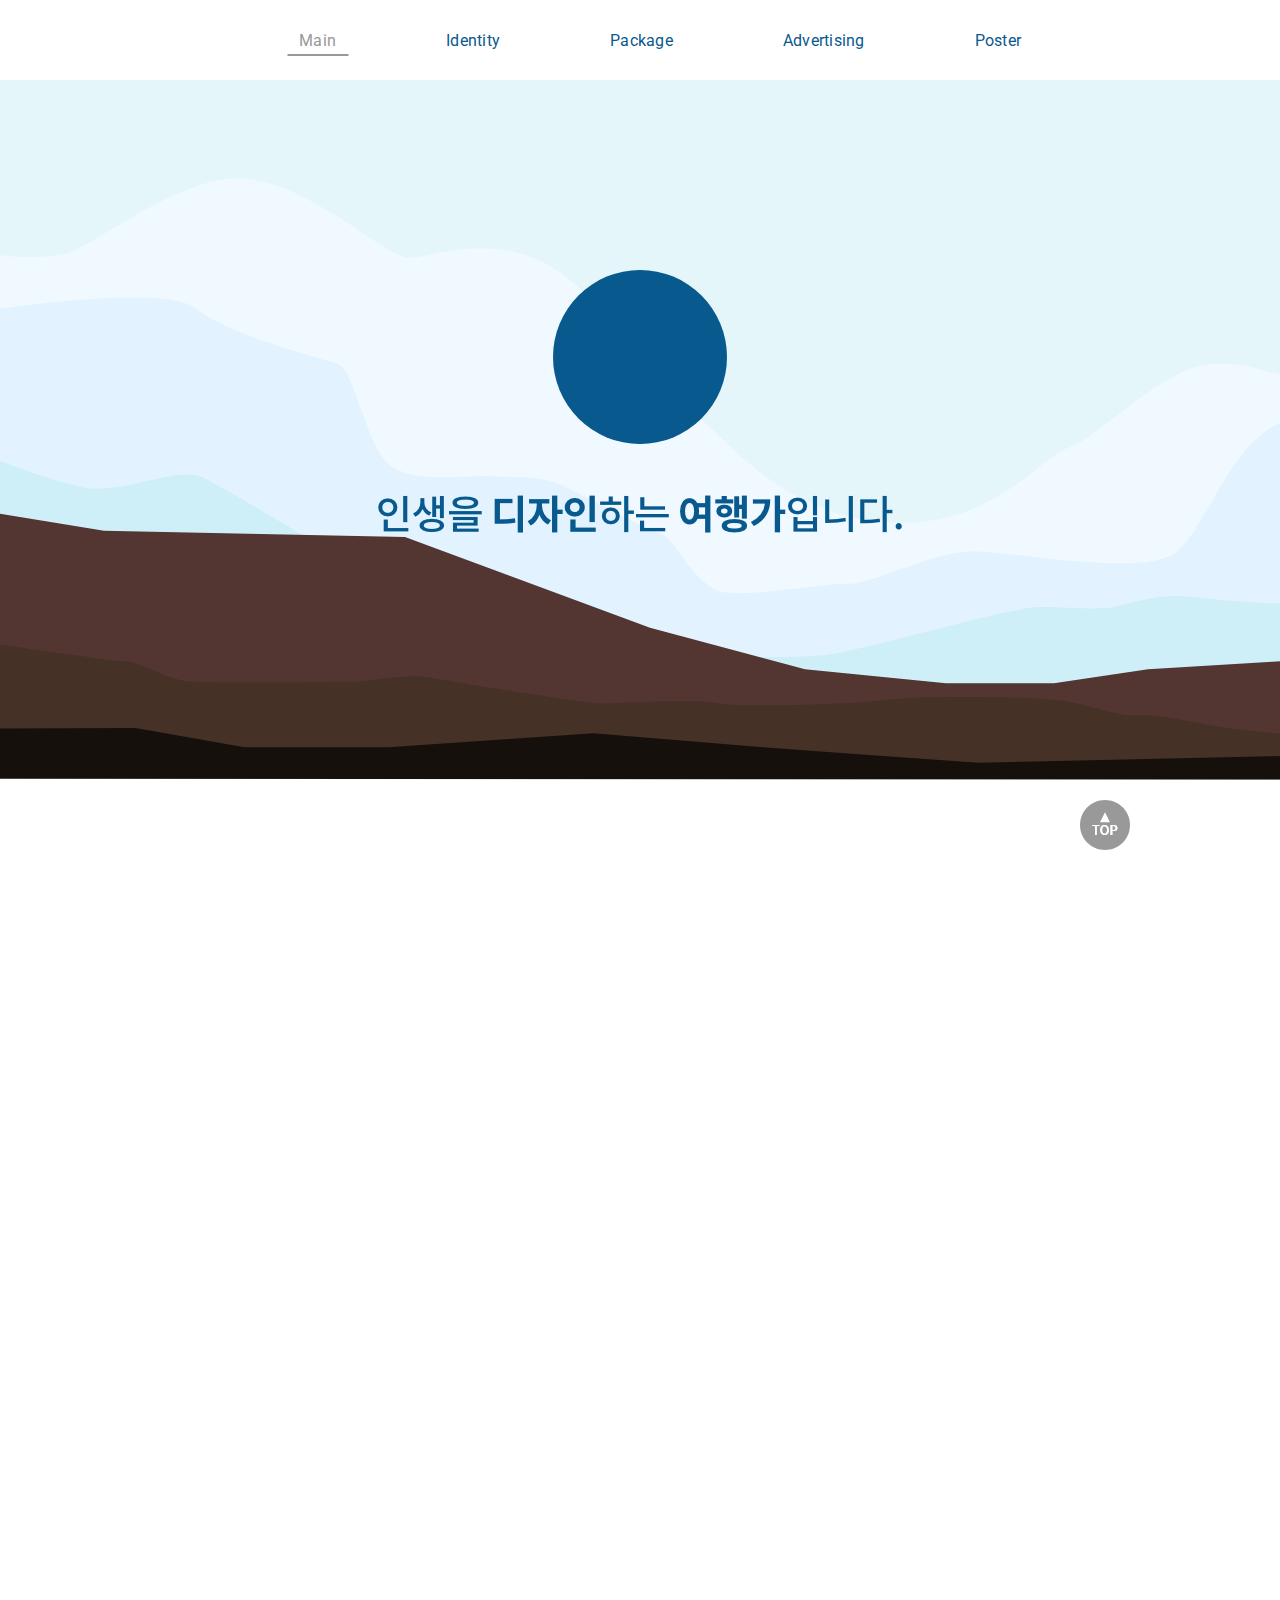
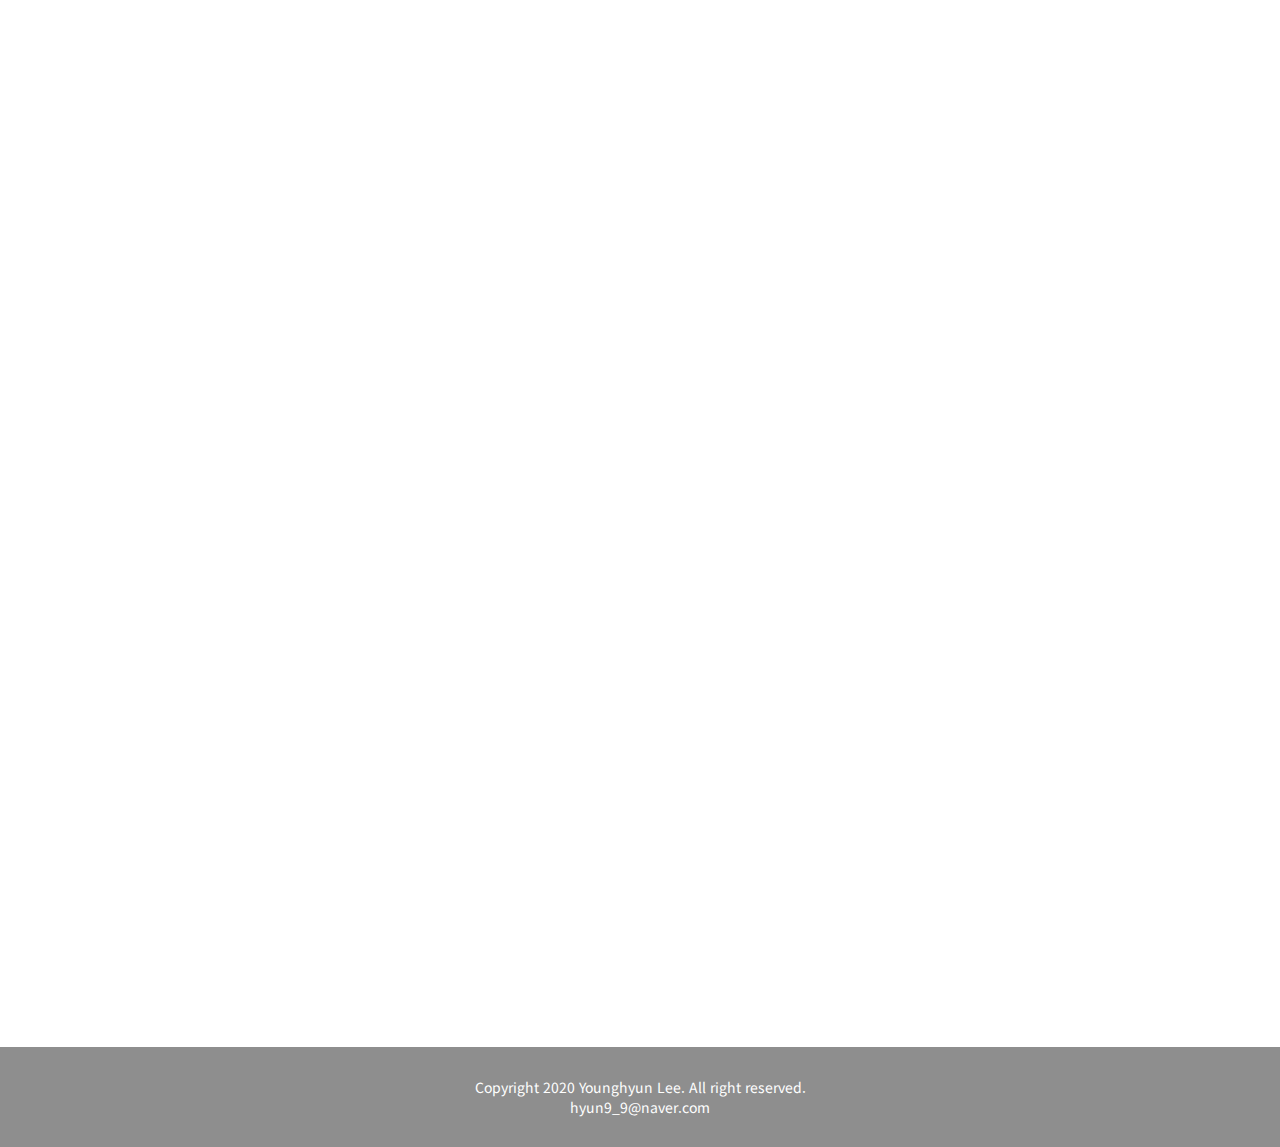
<file: index.html>
<!DOCTYPE html>
<html lang="ko" dir="ltr">
  <head>
    <meta charset="utf-8">
    <title>Young Hyun</title>
    <link rel="stylesheet" href="css/style.css">
    <link rel="stylesheet" href="css/aos.css">
    <link href="https://fonts.googleapis.com/css2?family=Noto+Sans+KR:wght@100;300;400;500;700;900&family=Roboto:ital,wght@0,100;0,300;0,400;0,500;0,700;0,900;1,100;1,300;1,400;1,500;1,700;1,900&display=swap" rel="stylesheet">

    <!--모바일로 이동하는 스크립트 시작-->
    <script type="text/javascript"> var UserAgent = navigator.userAgent; if (UserAgent.match(/iPhone|ipad|Android|Windows CE|BlackBerry|Symbian|Windows Phone|webOS|Opera Mini|Opera Mobi|POLARIS|IEMobile|lgtelecom|nokia|SonyEricsson/i) != null || UserAgent.match(/LG|SAMSUNG|Samsung/) != null) { location.href = "m_index.html"; }
    </script>
    <!--모바일로 이동하는 스크립트 끝-->

</head>
  <body>
    <header id="anchor1">
      <nav>
        <div class="menu">
          <ul>
            <li><a href="index.html" style="color:#999999" class="fixd">Main</a></li>
            <li><a href="sub01.html">Identity</a></li>
            <li><a href="sub02.html">Package</a></li>
            <li><a href="sub03.html">Advertising</a></li>
            <li><a href="sub04.html">Poster</a></li>
          </ul>
        </div>
      </nav>
    </header>
    <section>
    <!--타이틀-->
      <div class="main"><!--메인페이지-->
        <div class="main_wrap"><!--1024-->
          <div class="main_title" data-aos="fade-up" data-aos-duration="1000"><!--1024title-->
            <img src="img/02_main_tit.png" alt="인생을 디자인하는 여행가입니다.">
          </div>
        </div>
      </div>
    <!--프로필-->
      <div class="profile">
        <div class="profile_wrap">
          <div class="profile_01" data-aos="fade-up" data-aos-duration="1000"><img src="img/03_01_txt.png" alt="name"></div>
          <div class="profile_02" data-aos="fade-up" data-aos-duration="1000"><img src="img/03_02_txt.png" alt="education"></div>
          <div class="profile_03" data-aos="fade-up" data-aos-duration="1000"><img src="img/03_03_txt.png" alt="awrd"></div>
          <div class="profile_04" data-aos="fade-up" data-aos-duration="1000"><img src="img/03_04_txt.png" alt="certificate"></div>
          <div class="profile_05" data-aos="fade-up" data-aos-duration="1000"><img src="img/03_05_txt.png" alt="skills"></div>
        </div>
      </div>
    </section>
    <!--콘텐츠-->
    <section>
      <div class="con">
        <div class="con_wrap">
          <div class="con_01" data-aos="zoom-in-up" data-aos-duration="500"><a href="sub01.html"><img src="img/02_main_01.png" alt="Identity"></a></div>
          <div class="con_02" data-aos="zoom-in-up" data-aos-duration="500"><a href="sub02.html"><img src="img/02_main_02.png" alt="Package"></a></div>
          <div class="con_03" data-aos="zoom-in-up" data-aos-duration="500"><a href="sub03.html"><img src="img/02_main_03.png" alt="Advertising"></a></div>
          <div class="con_04" data-aos="zoom-in-up" data-aos-duration="500"><a href="sub04.html"><img src="img/02_main_04.png" alt="Poster"></a></div>
        </div>
      </div>
    </section>

    <!--푸터-->
    <footer>
      <div class="footer_wrap">
        <span class="footer_txt">Copyright 2020 Younghyun Lee. All right reserved.<br>hyun9_9@naver.com</span>
      </div>
    </footer>

    <!--top버튼-->
    <a onclick="fnMove('1')"><div class="top_bt"></div></a>

    <!--스크롤 스크립트-->
    <script type="text/javascript" src="js/jquery-latest.js"></script>
    <script>
      function fnMove(seq){
        var offset = $("#anchor" + seq).offset();
        $('html,body').animate({scrollTop : offset.top}, 1200);
      }
    </script>

    <!--AOS 스크립트-->
    <script type="text/javascript" src="js/aos.js"></script>
    <script>
      AOS.init({
        easing: 'ease-in-out-sine'
      });
    </script>


  </body>

</html>
</file>
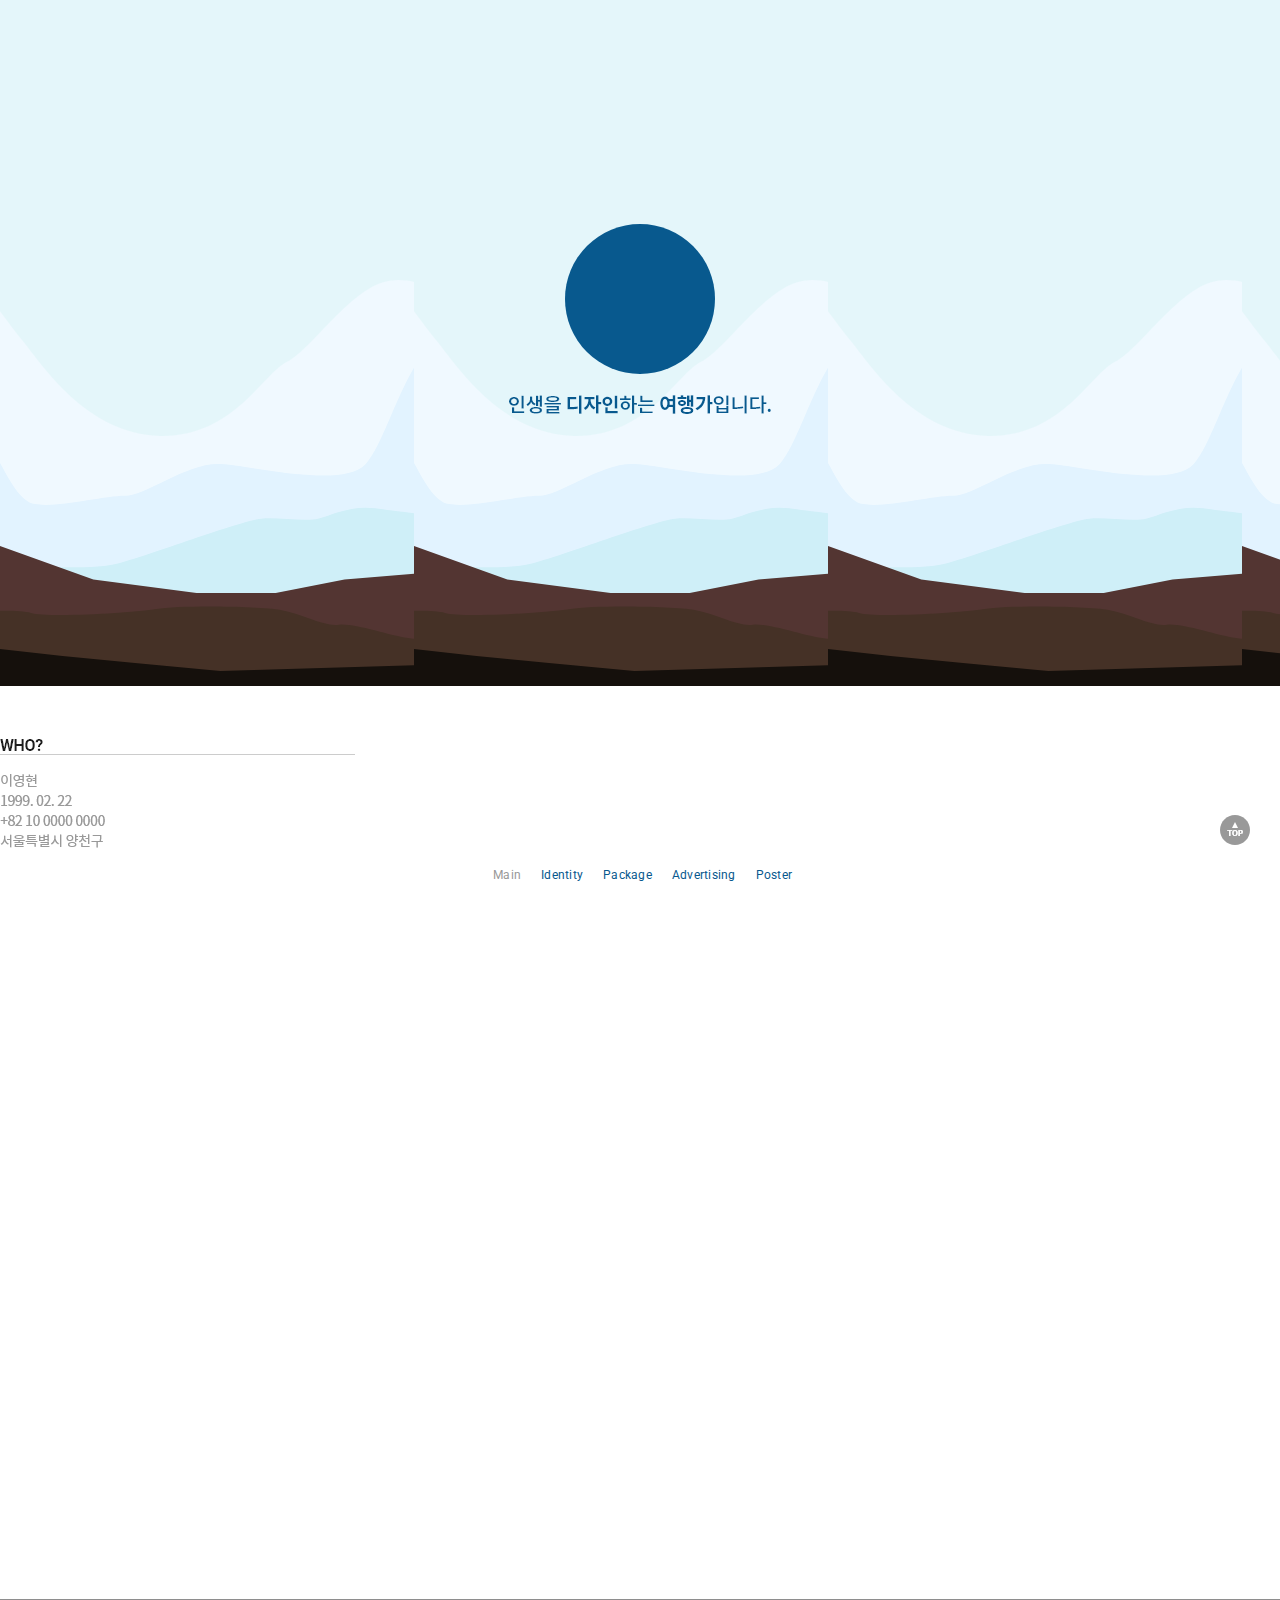
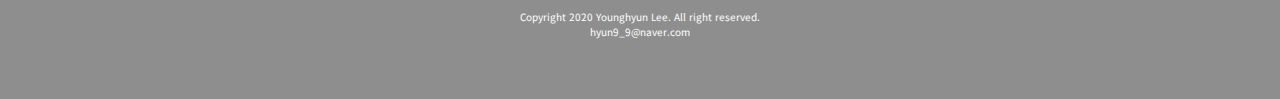
<file: m_index.html>
<!DOCTYPE html>
<html lang="ko" dir="ltr">
  <head>
    <meta charset="utf-8">
    <title>Young Hyun</title>
    <meta name="viewport" content="width= 414, user-scalable=no, target-density-dpi=device-dpi">
    <link rel="stylesheet" href="css/m_style.css">
    <link rel="stylesheet" href="css/aos.css">
    <link href="https://fonts.googleapis.com/css2?family=Noto+Sans+KR:wght@100;300;400;500;700;900&family=Roboto:ital,wght@0,100;0,300;0,400;0,500;0,700;0,900;1,100;1,300;1,400;1,500;1,700;1,900&display=swap" rel="stylesheet">
  </head>
  <body>
    <header>
      <nav>
        <div class="menu">
          <ul>
            <li><a href="m_index.html" style="color:#999999">Main</a></li>
            <li><a href="m_sub01.html">Identity</a></li>
            <li><a href="m_sub02.html">Package</a></li>
            <li><a href="m_sub03.html">Advertising</a></li>
            <li><a href="m_sub04.html">Poster</a></li>
          </ul>
        </div>
      </nav>
    </header>

    <section id="anchor1">
      <div class="keyvisual">
          <img src="img/mobile/img_01.png" alt="slogan" data-aos="fade-up" data-aos-duration="500">
        </div>

      <div class="profile">
        <div class="profile_01" data-aos="fade-up" data-aos-duration="1000"><img src="img/mobile/img_02.png" alt="name"></div>
        <div class="profile_02" data-aos="fade-up" data-aos-duration="1000"><img src="img/mobile/img_03.png" alt="education"></div>
        <div class="profile_03" data-aos="fade-up" data-aos-duration="1000"><img src="img/mobile/img_04.png" alt="award"></div>
        <div class="profile_04" data-aos="fade-up" data-aos-duration="1000"><img src="img/mobile/img_05.png" alt="works"></div>
        <div class="profile_04" data-aos="fade-up" data-aos-duration="1000"><img src="img/mobile/img_06.png" alt="skill"></div>
      </div>
    </section>

    <footer>
      <div class="footer_wrap">
        <span class="footer_txt">Copyright 2020 Younghyun Lee. All right reserved.<br>hyun9_9@naver.com</span>
      </div>
    </footer>

    <!--top버튼-->
    <a onclick="fnMove('1')"><div class="top_bt"></div></a>

    <!--스크롤 스크립트-->
    <script type="text/javascript" src="js/jquery-latest.js"></script>
    <script>
      function fnMove(seq){
        var offset = $("#anchor" + seq).offset();
        $('html,body').animate({scrollTop : offset.top}, 1200);
      }
    </script>

    <!--AOS 스크립트-->
    <script type="text/javascript" src="js/aos.js"></script>
    <script>
      AOS.init({
        easing: 'ease-in-out-sine'
      });
    </script>
  </body>
</html>
</file>
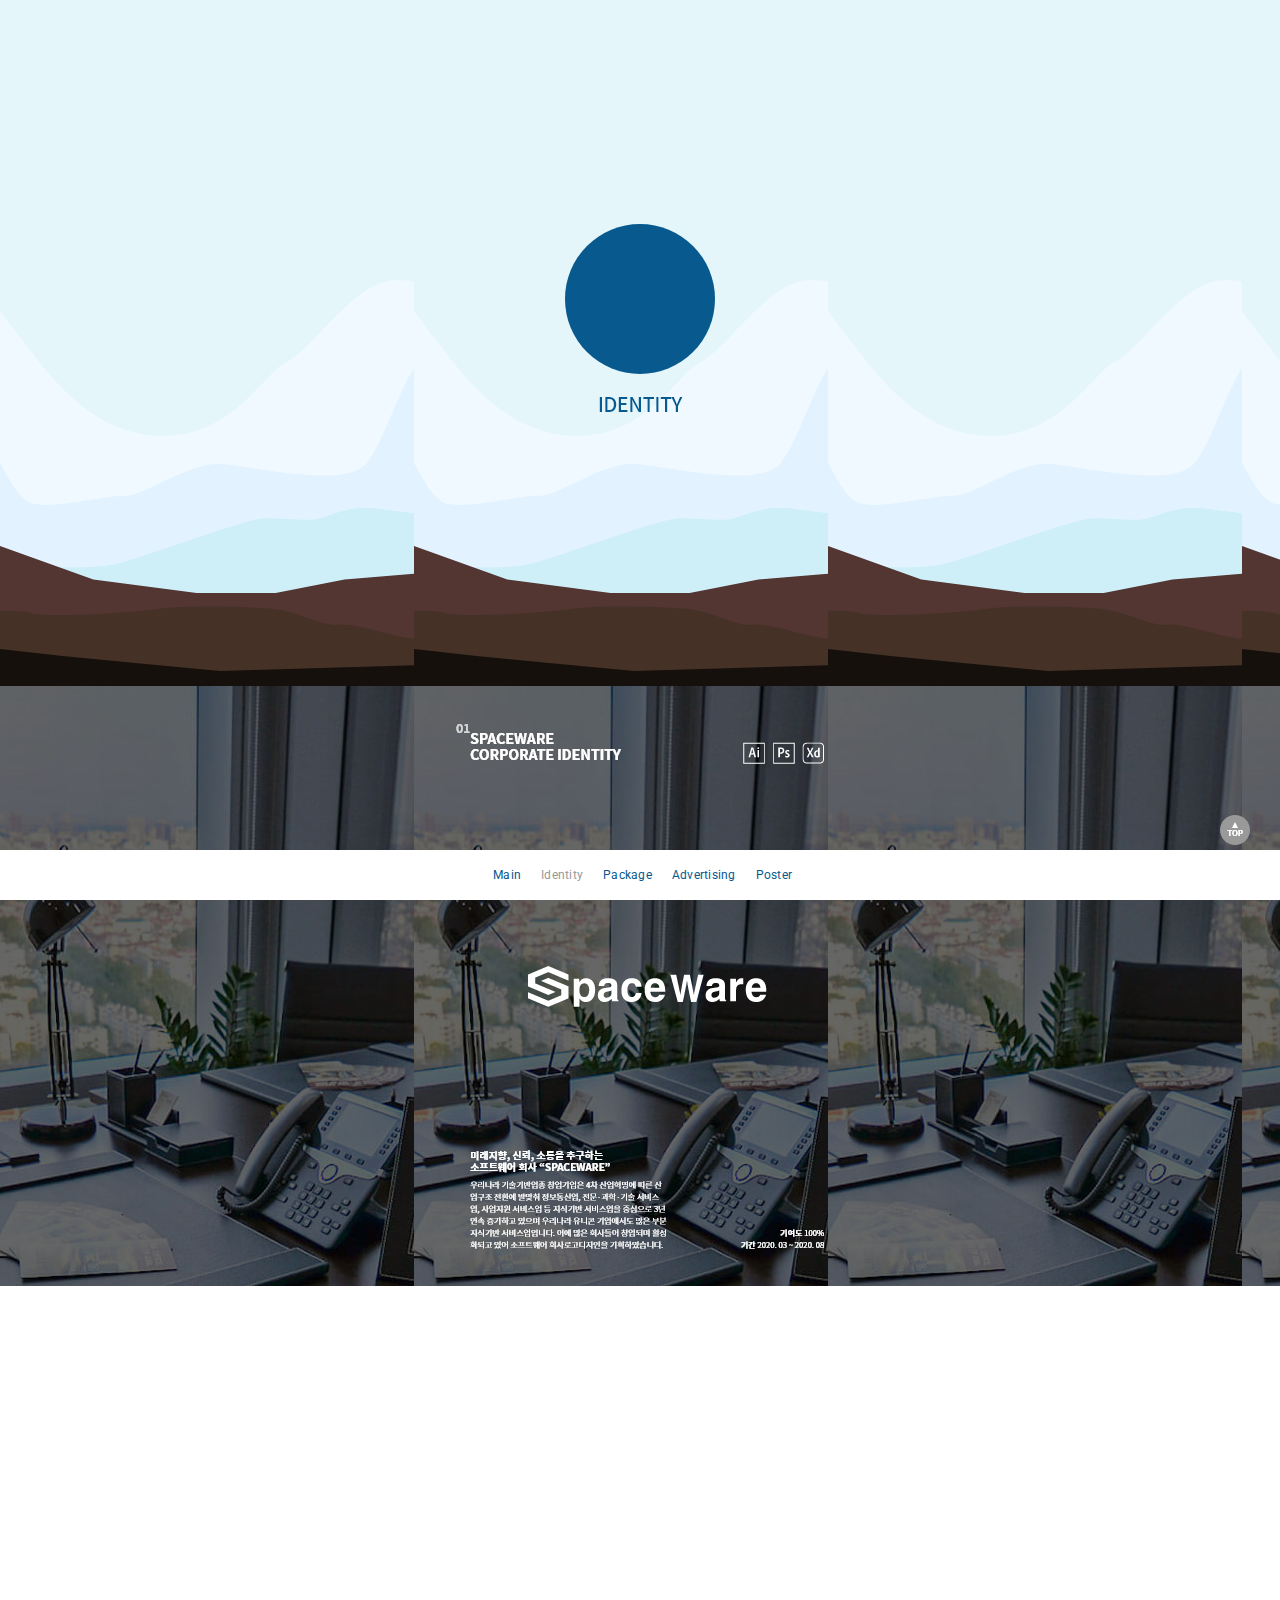
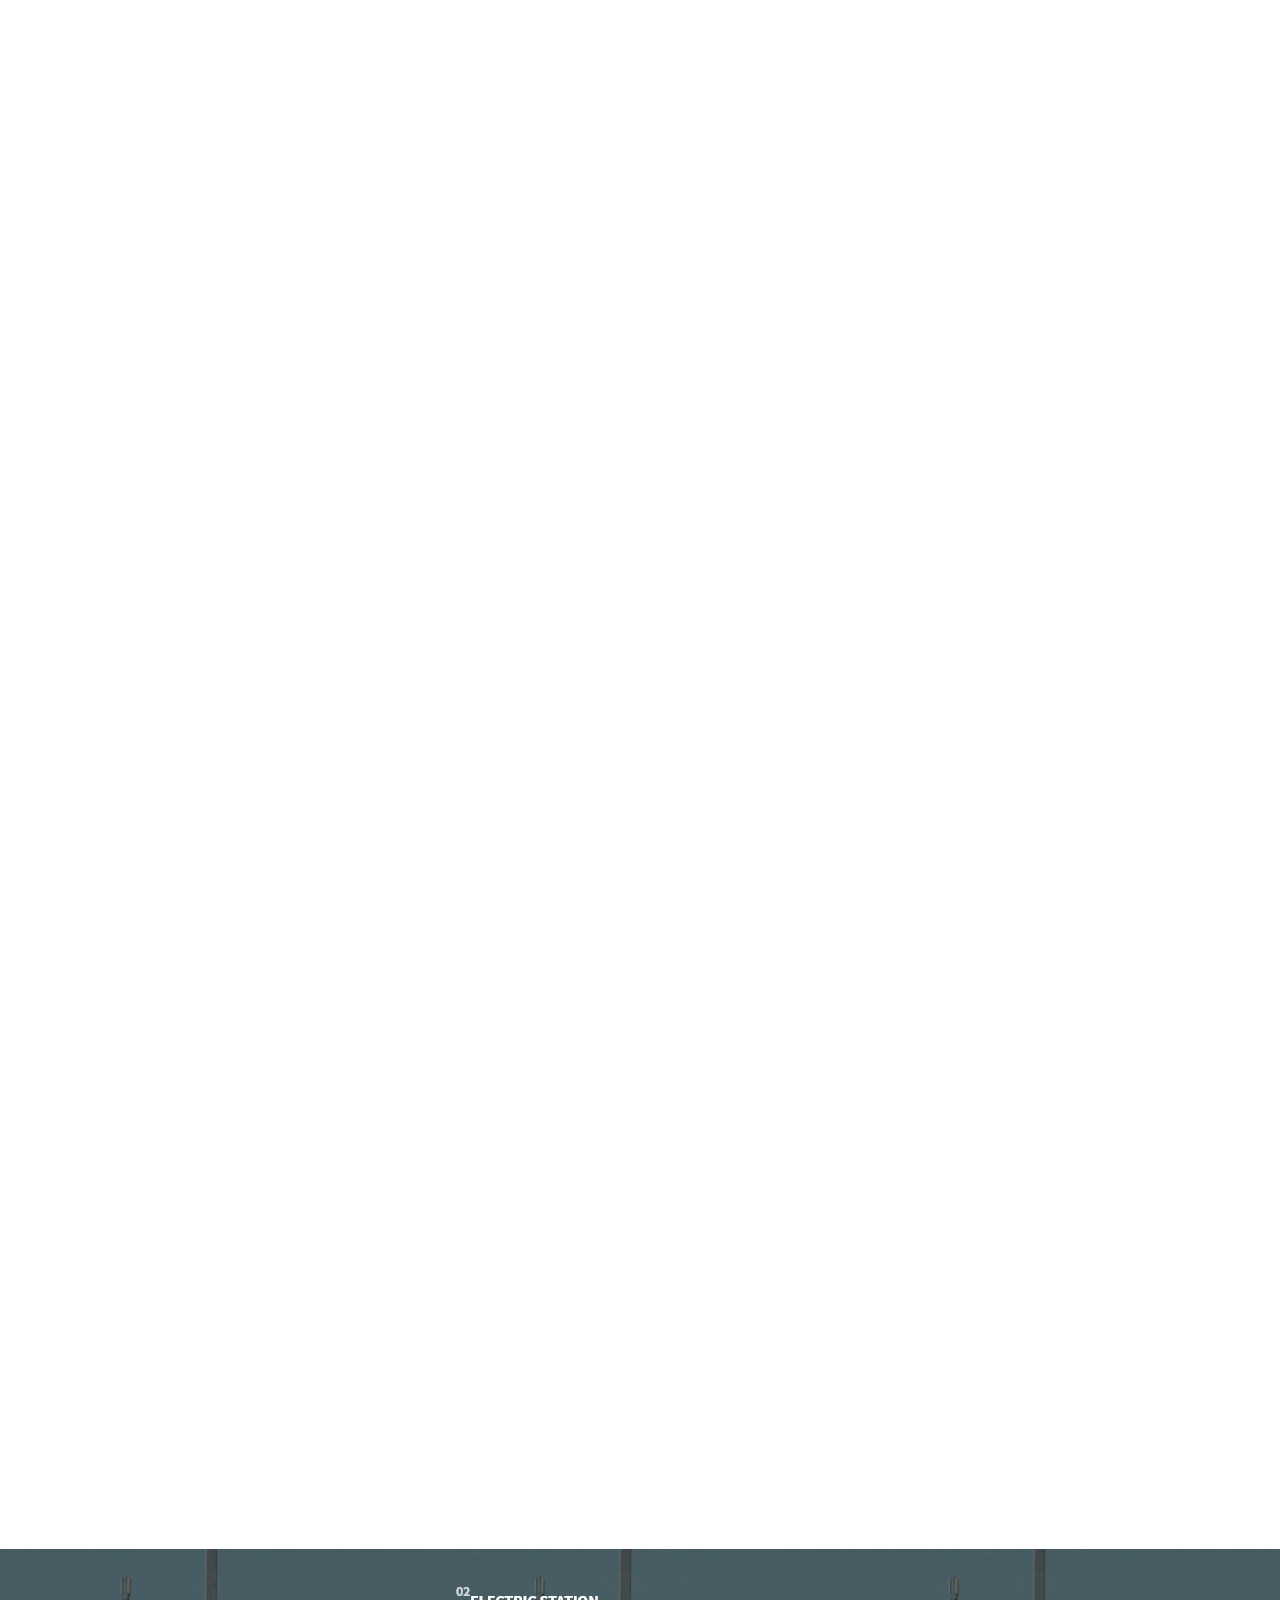
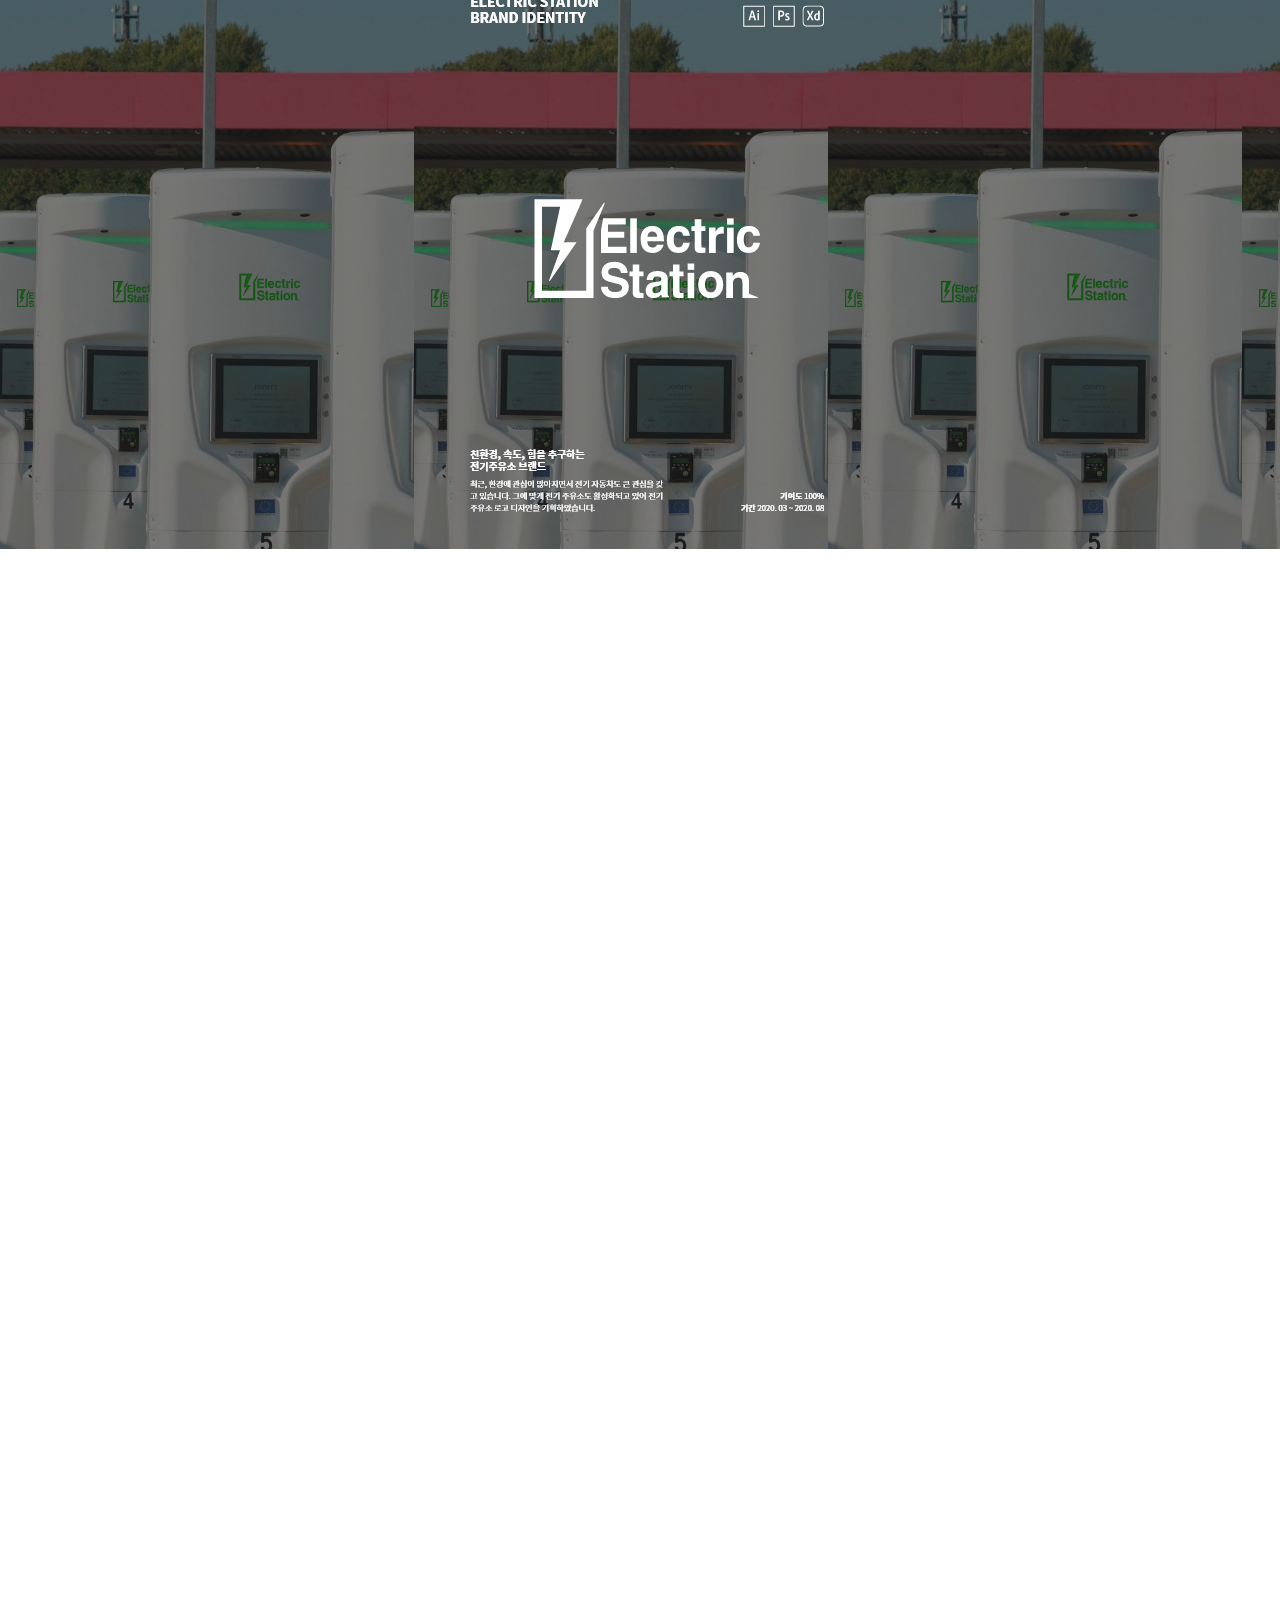
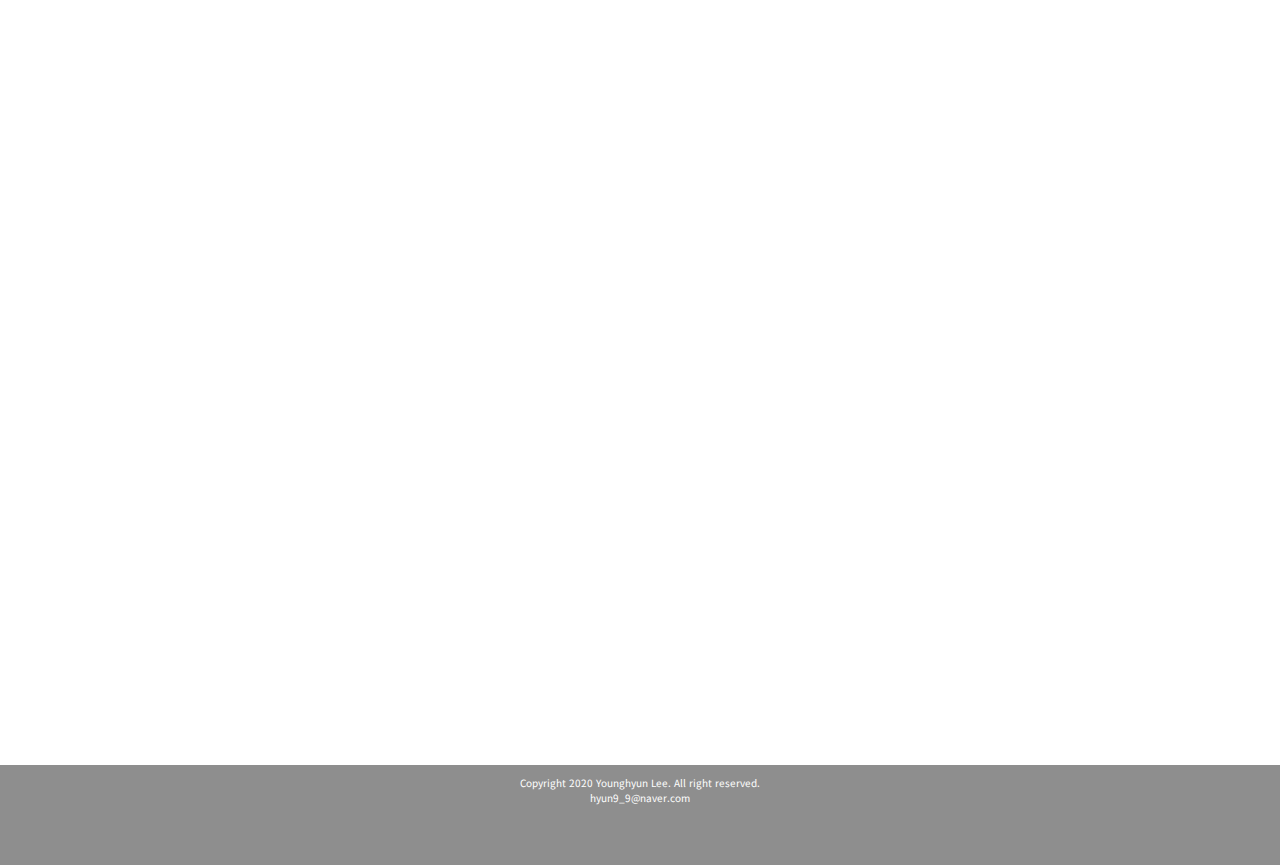
<file: m_sub01.html>
<!DOCTYPE html>
<html lang="ko" dir="ltr">
  <head>
    <meta charset="utf-8">
    <title>Young Hyun</title>
    <meta name="viewport" content="width= 414, user-scalable=no, target-density-dpi=device-dpi">
    <link rel="stylesheet" href="css/m_style.css">
    <link rel="stylesheet" href="css/aos.css">
    <link href="https://fonts.googleapis.com/css2?family=Noto+Sans+KR:wght@100;300;400;500;700;900&family=Roboto:ital,wght@0,100;0,300;0,400;0,500;0,700;0,900;1,100;1,300;1,400;1,500;1,700;1,900&display=swap" rel="stylesheet">
  </head>
  <body>
    <header>
      <nav>
        <div class="menu">
          <ul>
            <li><a href="m_index.html">Main</a></li>
            <li><a href="m_sub01.html" style="color:#999999">Identity</a></li>
            <li><a href="m_sub02.html">Package</a></li>
            <li><a href="m_sub03.html">Advertising</a></li>
            <li><a href="m_sub04.html">Poster</a></li>
          </ul>
        </div>
      </nav>
    </header>

    <section id="anchor1">
      <div class="keyvisual">
          <img src="img/mobile/sub01/img_01.png" alt="slogan" data-aos="fade-up" data-aos-duration="500">
      </div>
      <div class="pf01"><img src="img/mobile/sub01/img_02.png" alt="spaceware"></div>
      <div class="pf02" data-aos="fade-down" data-aos-duration="1000" ><img src="img/mobile/sub01/img_03.png" alt="model_01"></div>
      <div class="pf03" data-aos="fade-down" data-aos-duration="1000" ><img src="img/mobile/sub01/img_04.png" alt="model_02"></div>
      <div class="pf04" data-aos="fade-down" data-aos-duration="1000" ><img src="img/mobile/sub01/img_05.png" alt="model_03"></div>
      <div class="pf05" data-aos="fade-up" data-aos-duration="1000" ><img src="img/mobile/sub01/img_06.png" alt="pf_01"></div>
      <div class="pf06" data-aos="fade-up" data-aos-duration="1000" ><img src="img/mobile/sub01/img_07.png" alt="pf_02"></div>
      <div class="pf07" data-aos="fade-up" data-aos-duration="1000" ><img src="img/mobile/sub01/img_08.png" alt="pf_03"></div>
      <div class="pf08"><img src="img/mobile/sub01/img_09.png" alt="electric"></div>
      <div class="pf09" data-aos="fade-down" data-aos-duration="1000" ><img src="img/mobile/sub01/img_10.png" alt="model_04"></div>
      <div class="pf10" data-aos="fade-down" data-aos-duration="1000" ><img src="img/mobile/sub01/img_11.png" alt="model_05"></div>
      <div class="pf11" data-aos="fade-down" data-aos-duration="1000" ><img src="img/mobile/sub01/img_12.png" alt="model_06"></div>
      <div class="pf12" data-aos="fade-up" data-aos-duration="1000" ><img src="img/mobile/sub01/img_13.png" alt="pf_04"></div>
      <div class="pf13" data-aos="fade-up" data-aos-duration="1000" ><img src="img/mobile/sub01/img_14.png" alt="pf_05"></div>
      <div class="pf14" data-aos="fade-up" data-aos-duration="1000" ><img src="img/mobile/sub01/img_15.png" alt="pf_06"></div>
    </section>

    <footer>
      <div class="footer_wrap">
        <span class="footer_txt">Copyright 2020 Younghyun Lee. All right reserved.<br>hyun9_9@naver.com</span>
      </div>
    </footer>

    <!--top버튼-->
    <a onclick="fnMove('1')"><div class="top_bt"></div></a>

    <!--스크롤 스크립트-->
    <script type="text/javascript" src="js/jquery-latest.js"></script>
    <script>
      function fnMove(seq){
        var offset = $("#anchor" + seq).offset();
        $('html,body').animate({scrollTop : offset.top}, 1200);
      }
    </script>

    <!--AOS 스크립트-->
    <script type="text/javascript" src="js/aos.js"></script>
    <script>
      AOS.init({
        easing: 'ease-in-out-sine'
      });
    </script>
  </body>
</html>
</file>
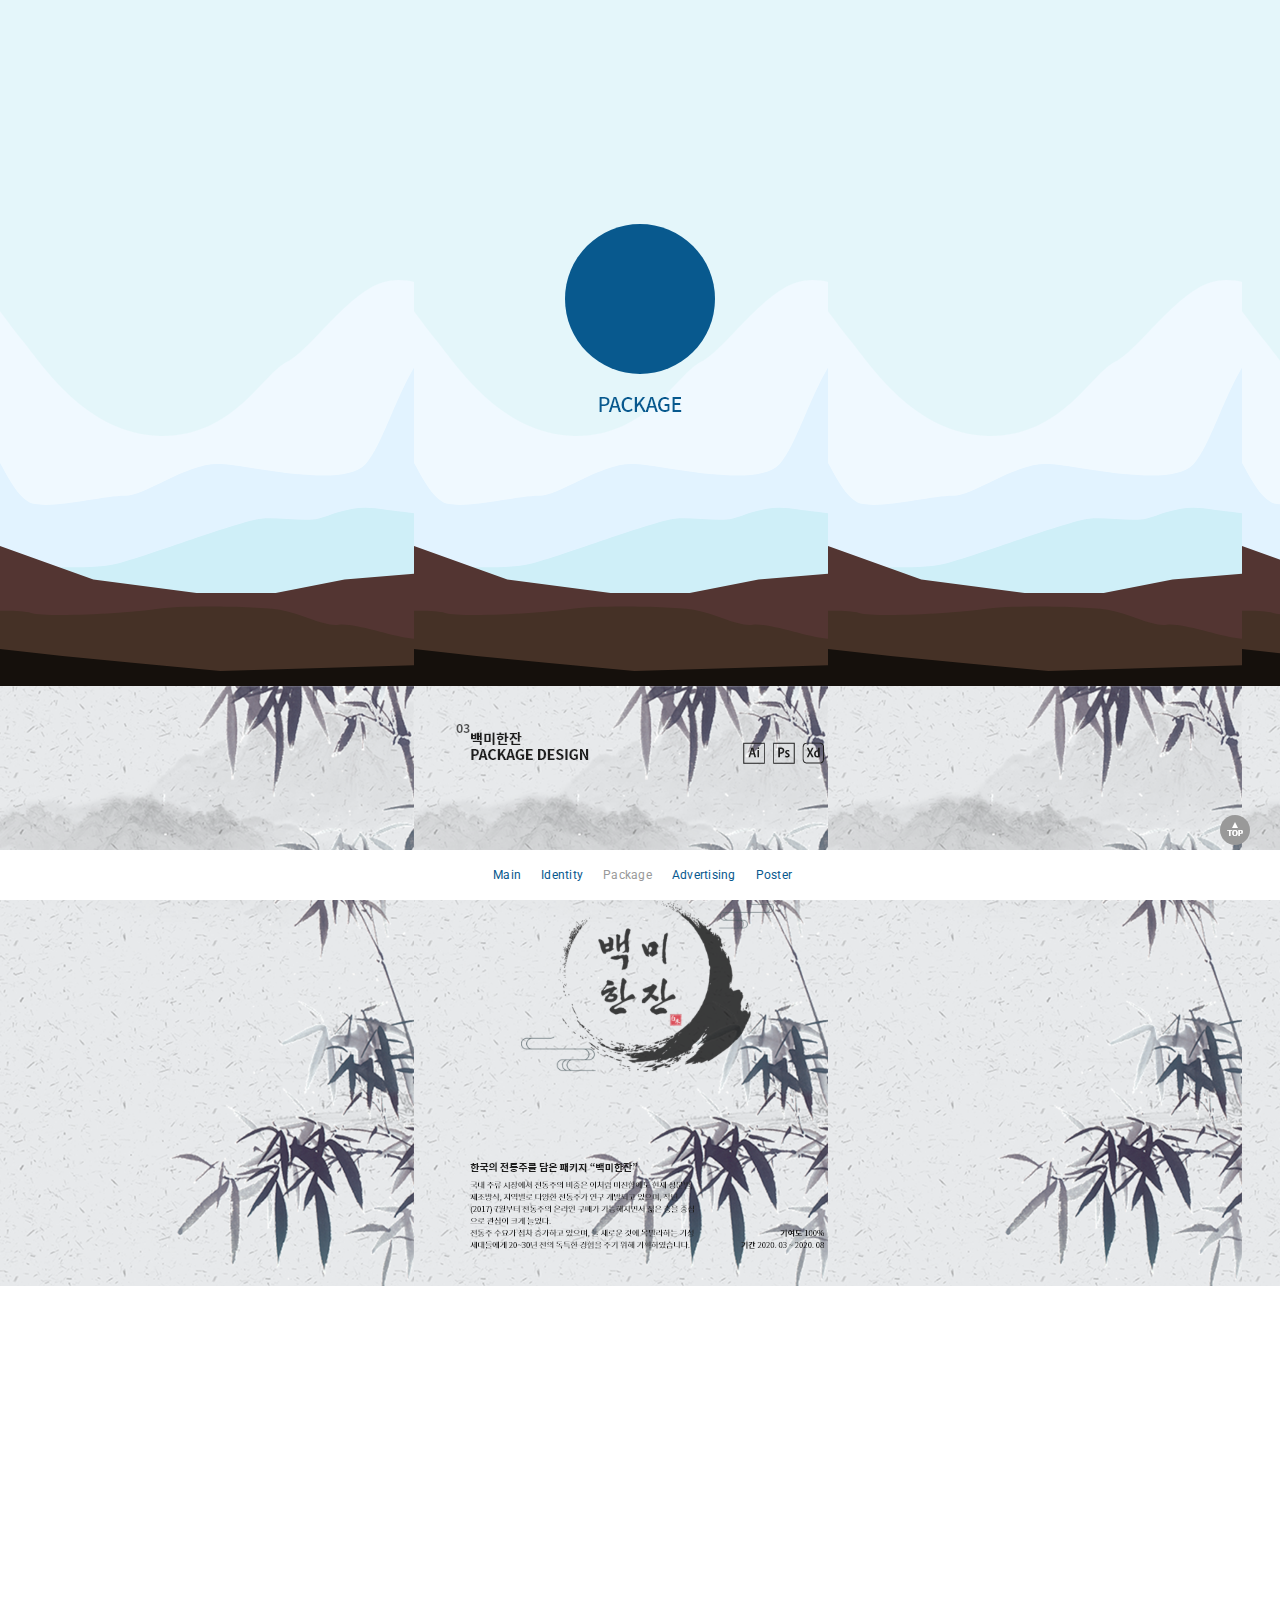
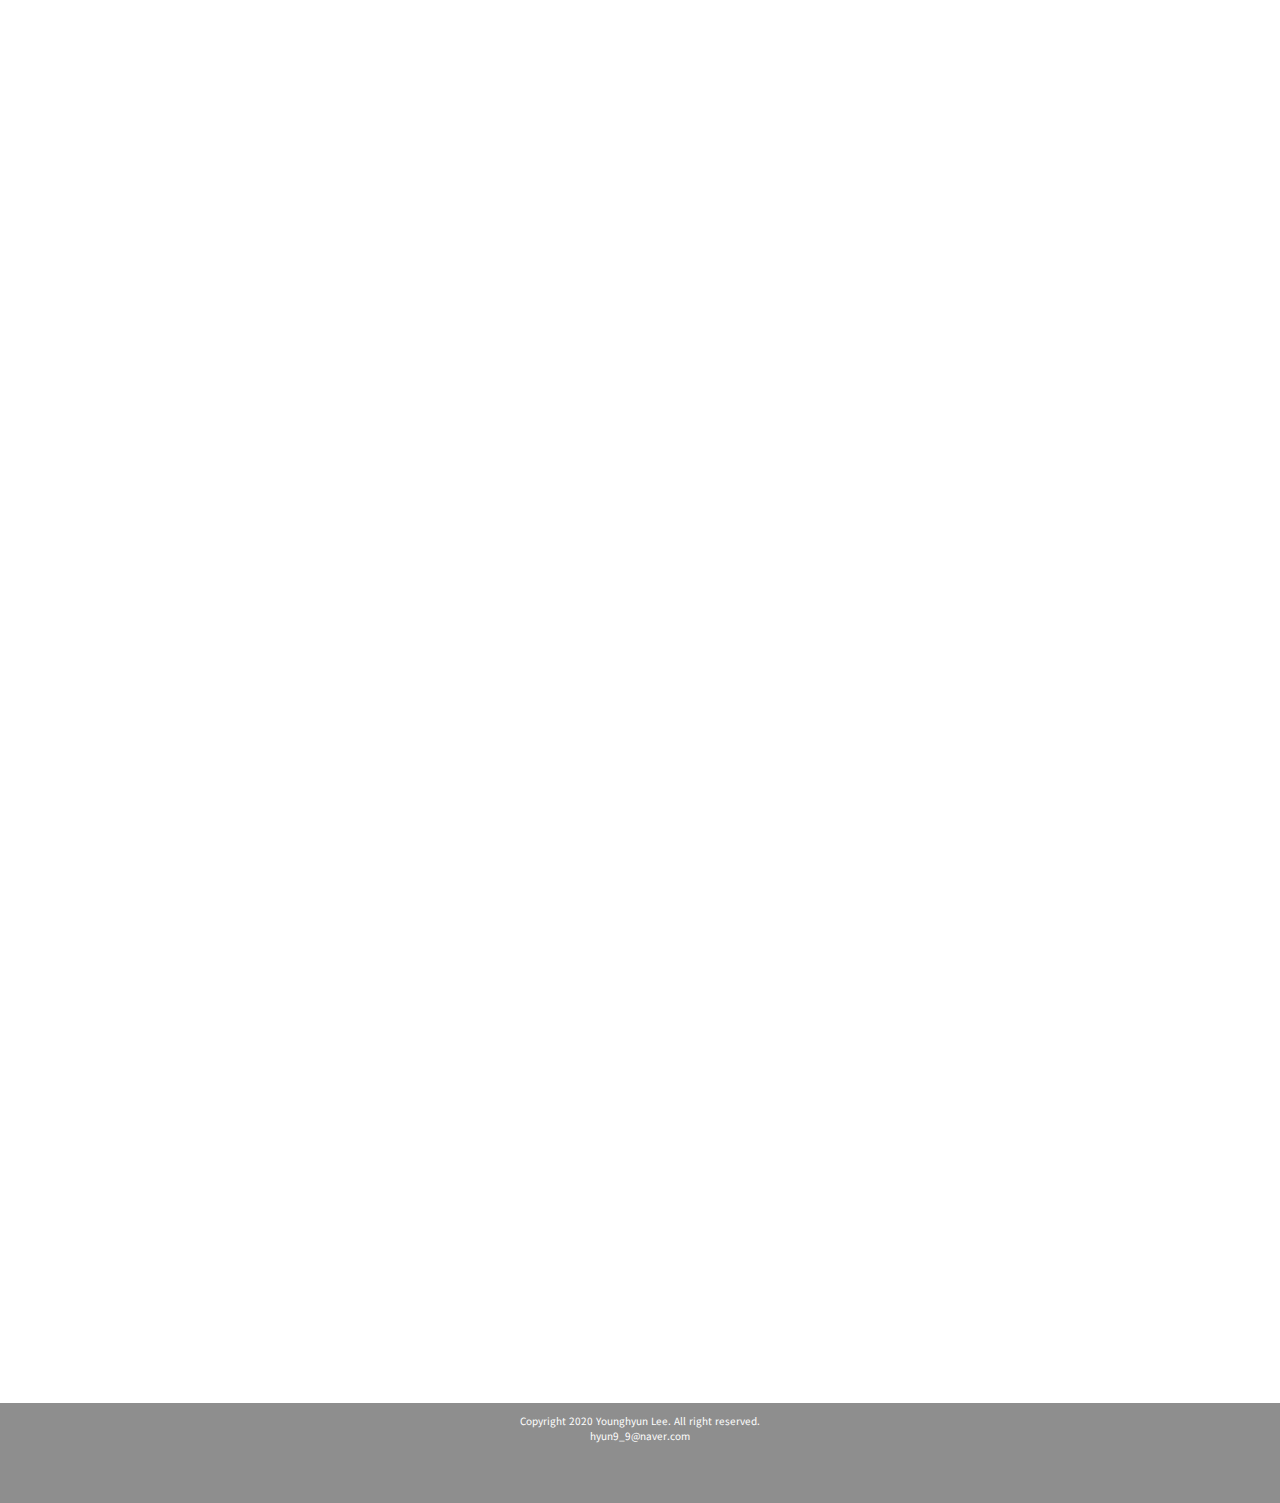
<file: m_sub02.html>
<!DOCTYPE html>
<html lang="ko" dir="ltr">
  <head>
    <meta charset="utf-8">
    <title>Young Hyun</title>
    <meta name="viewport" content="width= 414, user-scalable=no, target-density-dpi=device-dpi">
    <link rel="stylesheet" href="css/m_style.css">
    <link rel="stylesheet" href="css/aos.css">
    <link href="https://fonts.googleapis.com/css2?family=Noto+Sans+KR:wght@100;300;400;500;700;900&family=Roboto:ital,wght@0,100;0,300;0,400;0,500;0,700;0,900;1,100;1,300;1,400;1,500;1,700;1,900&display=swap" rel="stylesheet">
  </head>
  <body>
    <header>
      <nav>
        <div class="menu">
          <ul>
            <li><a href="m_index.html">Main</a></li>
            <li><a href="m_sub01.html">Identity</a></li>
            <li><a href="m_sub02.html" style="color:#999999">Package</a></li>
            <li><a href="m_sub03.html">Advertising</a></li>
            <li><a href="m_sub04.html">Poster</a></li>
          </ul>
        </div>
      </nav>
    </header>

    <section id="anchor1">
      <div class="keyvisual">
          <img src="img/mobile/sub02/img_01.png" alt="slogan" data-aos="fade-up" data-aos-duration="500">
      </div>

      <div class="sub02_pf01"><img src="img/mobile/sub02/img_02.png" alt="백미한잔"></div>
      <div class="sub02_pf02" data-aos="fade-down" data-aos-duration="1000"><img src="img/mobile/sub02/img_03.png" alt="model01"></div>
      <div class="sub02_pf03" data-aos="fade-down" data-aos-duration="1000"><img src="img/mobile/sub02/img_04.png" alt="model02"></div>
      <div class="sub02_pf04" data-aos="fade-down" data-aos-duration="1000"><img src="img/mobile/sub02/img_05.png" alt="model03"></div>
      <div class="sub02_pf05" data-aos="fade-up" data-aos-duration="1000"><img src="img/mobile/sub02/img_06.png" alt="application01"></div>
      <div class="sub02_pf06" data-aos="fade-up" data-aos-duration="1000"><img src="img/mobile/sub02/img_07.png" alt="application02"></div>
      <div class="sub02_pf07" data-aos="fade-up" data-aos-duration="1000"><img src="img/mobile/sub02/img_08.png" alt="application03"></div>


    </section>

    <footer>
      <div class="footer_wrap">
        <span class="footer_txt">Copyright 2020 Younghyun Lee. All right reserved.<br>hyun9_9@naver.com</span>
      </div>
    </footer>

    <!--top버튼-->
    <a onclick="fnMove('1')"><div class="top_bt"></div></a>

    <!--스크롤 스크립트-->
    <script type="text/javascript" src="js/jquery-latest.js"></script>
    <script>
      function fnMove(seq){
        var offset = $("#anchor" + seq).offset();
        $('html,body').animate({scrollTop : offset.top}, 1200);
      }
    </script>

    <!--AOS 스크립트-->
    <script type="text/javascript" src="js/aos.js"></script>
    <script>
      AOS.init({
        easing: 'ease-in-out-sine'
      });
    </script>
  </body>
</html>
</file>
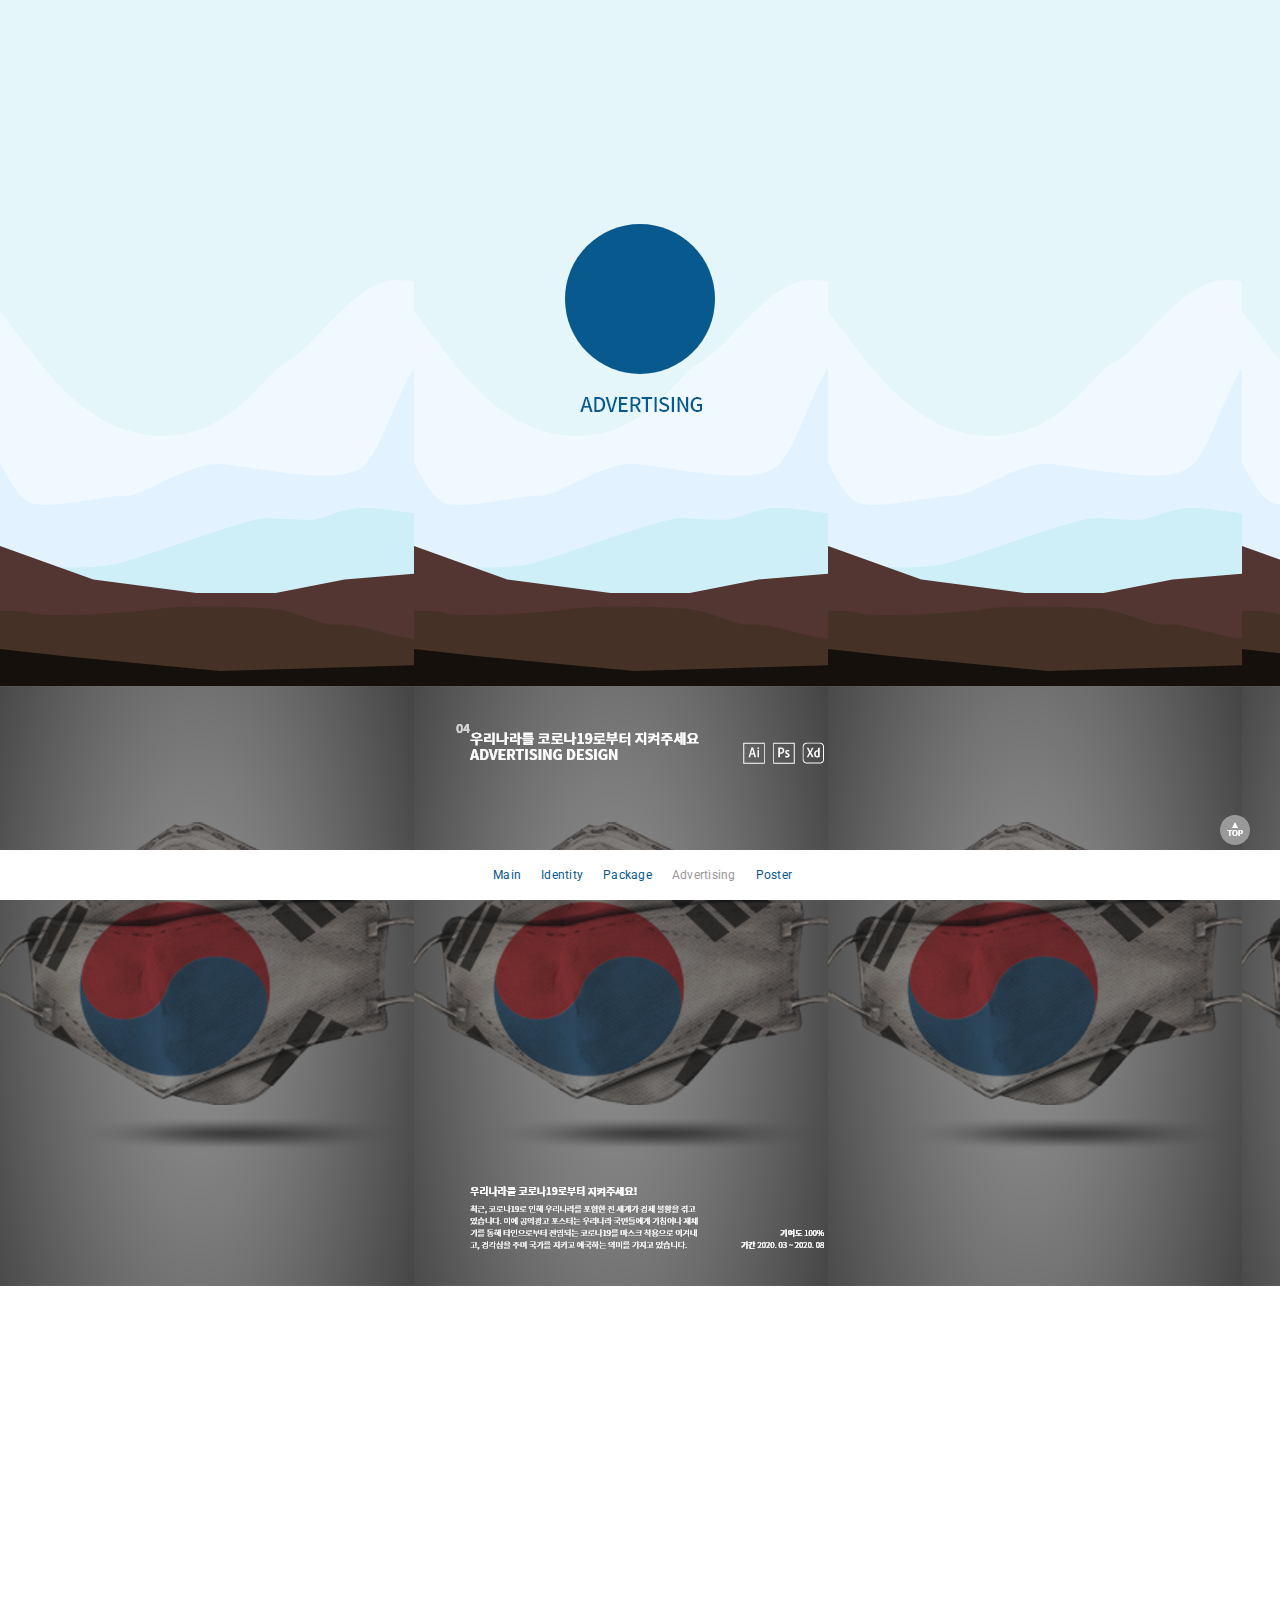
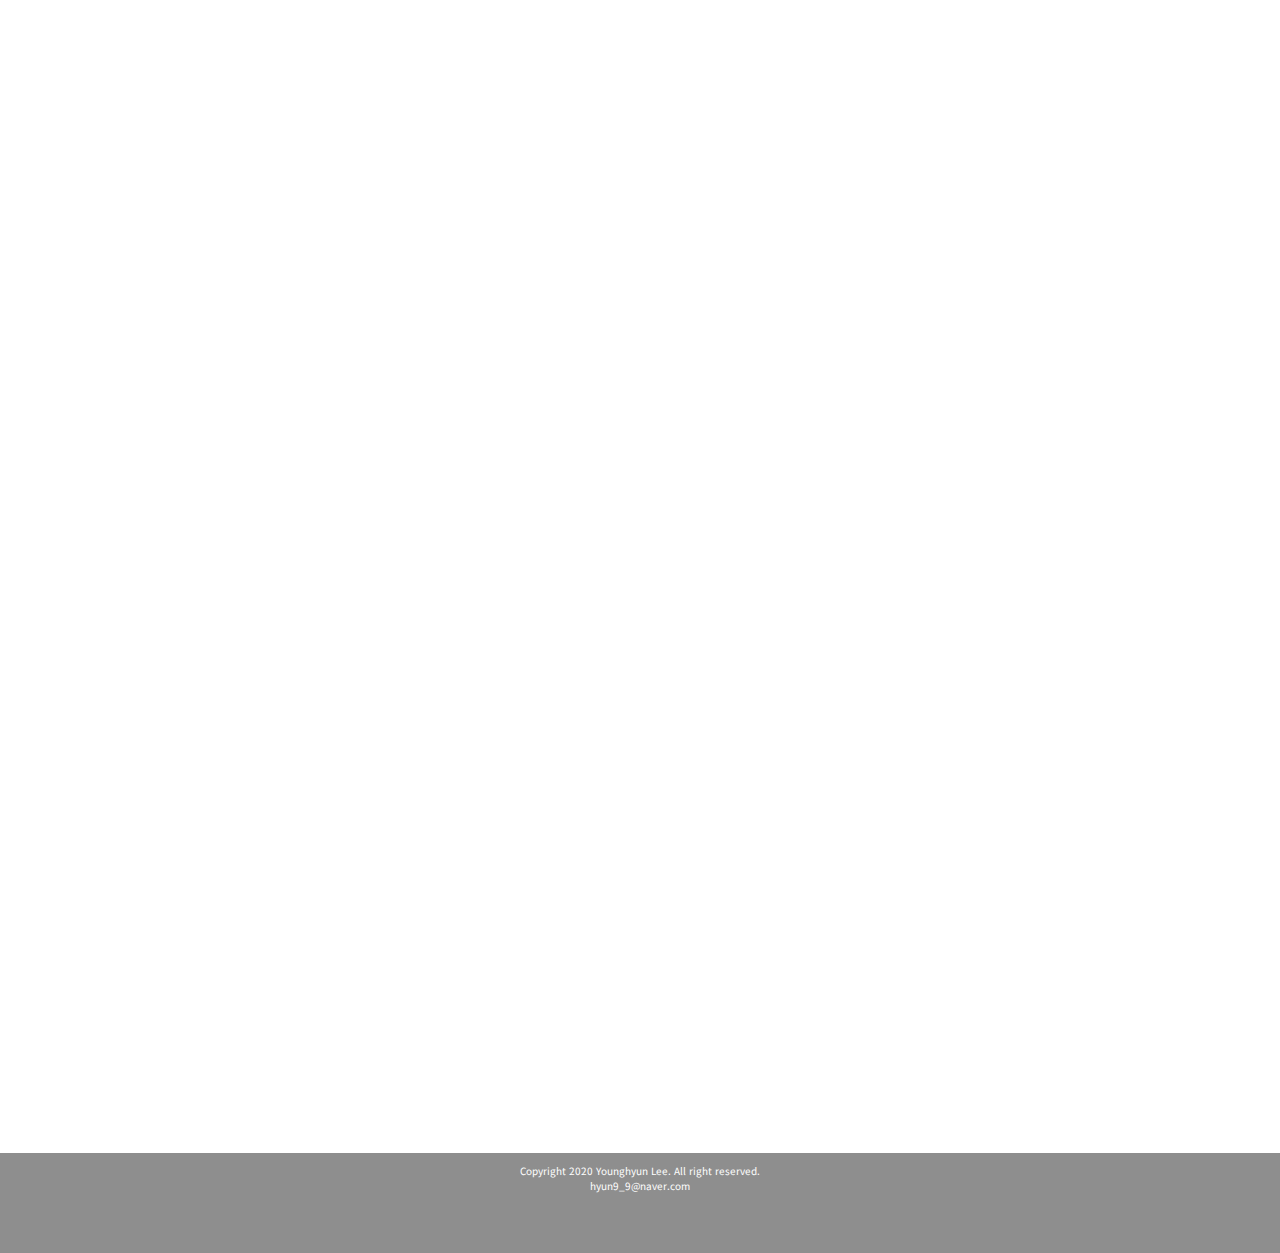
<file: m_sub03.html>
<!DOCTYPE html>
<html lang="ko" dir="ltr">
  <head>
    <meta charset="utf-8">
    <title>Young Hyun</title>
    <meta name="viewport" content="width= 414, user-scalable=no, target-density-dpi=device-dpi">
    <link rel="stylesheet" href="css/m_style.css">
    <link rel="stylesheet" href="css/aos.css">
    <link href="https://fonts.googleapis.com/css2?family=Noto+Sans+KR:wght@100;300;400;500;700;900&family=Roboto:ital,wght@0,100;0,300;0,400;0,500;0,700;0,900;1,100;1,300;1,400;1,500;1,700;1,900&display=swap" rel="stylesheet">
  </head>
  <body>
    <header>
      <nav>
        <div class="menu">
          <ul>
            <li><a href="m_index.html">Main</a></li>
            <li><a href="m_sub01.html">Identity</a></li>
            <li><a href="m_sub02.html">Package</a></li>
            <li><a href="m_sub03.html" style="color:#999999">Advertising</a></li>
            <li><a href="m_sub04.html">Poster</a></li>
          </ul>
        </div>
      </nav>
    </header>

    <section id="anchor1">
      <div class="keyvisual">
          <img src="img/mobile/sub03/img_01.png" alt="slogan" data-aos="fade-up" data-aos-duration="500">
        </div>

      <div class="sub03_pf01"><img src="img/mobile/sub03/img_02.png" alt="advertising"></div>
      <div class="sub03_pf02" data-aos="fade-down" data-aos-duration="1000"><img src="img/mobile/sub03/img_03.png" alt="model01"></div>
      <div class="sub03_pf03" data-aos="fade-down" data-aos-duration="1000"><img src="img/mobile/sub03/img_04.png" alt="model02"></div>
      <div class="sub03_pf04" data-aos="fade-up" data-aos-duration="1000"><img src="img/mobile/sub03/img_05.png" alt="app01"></div>
      <div class="sub03_pf05" data-aos="fade-up" data-aos-duration="1000"><img src="img/mobile/sub03/img_06.png" alt="app02"></div>
      <div class="sub03_pf06" data-aos="fade-up" data-aos-duration="1000"><img src="img/mobile/sub03/img_07.png" alt="app03"></div>

    </section>

    <footer>
      <div class="footer_wrap">
        <span class="footer_txt">Copyright 2020 Younghyun Lee. All right reserved.<br>hyun9_9@naver.com</span>
      </div>
    </footer>

    <!--top버튼-->
    <a onclick="fnMove('1')"><div class="top_bt"></div></a>

    <!--스크롤 스크립트-->
    <script type="text/javascript" src="js/jquery-latest.js"></script>
    <script>
      function fnMove(seq){
        var offset = $("#anchor" + seq).offset();
        $('html,body').animate({scrollTop : offset.top}, 1200);
      }
    </script>

    <!--AOS 스크립트-->
    <script type="text/javascript" src="js/aos.js"></script>
    <script>
      AOS.init({
        easing: 'ease-in-out-sine'
      });
    </script>
  </body>
</html>
</file>
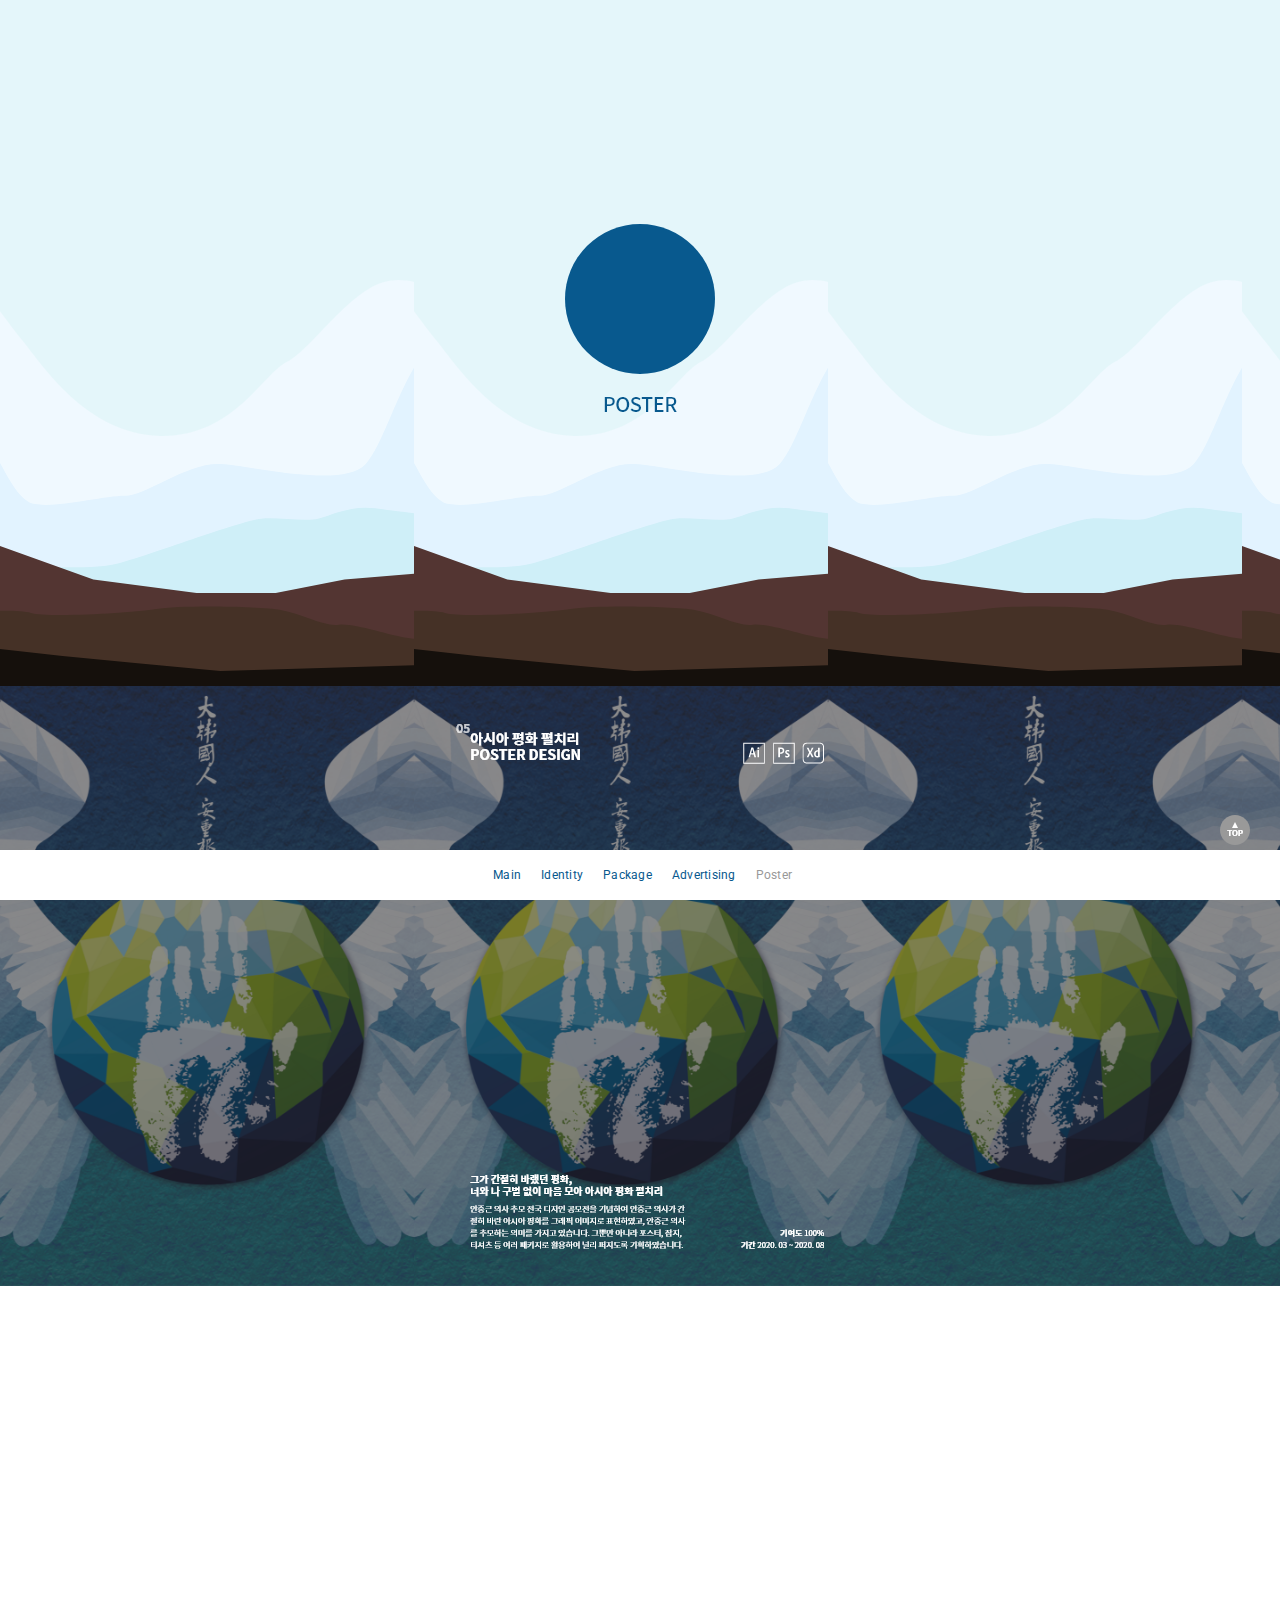
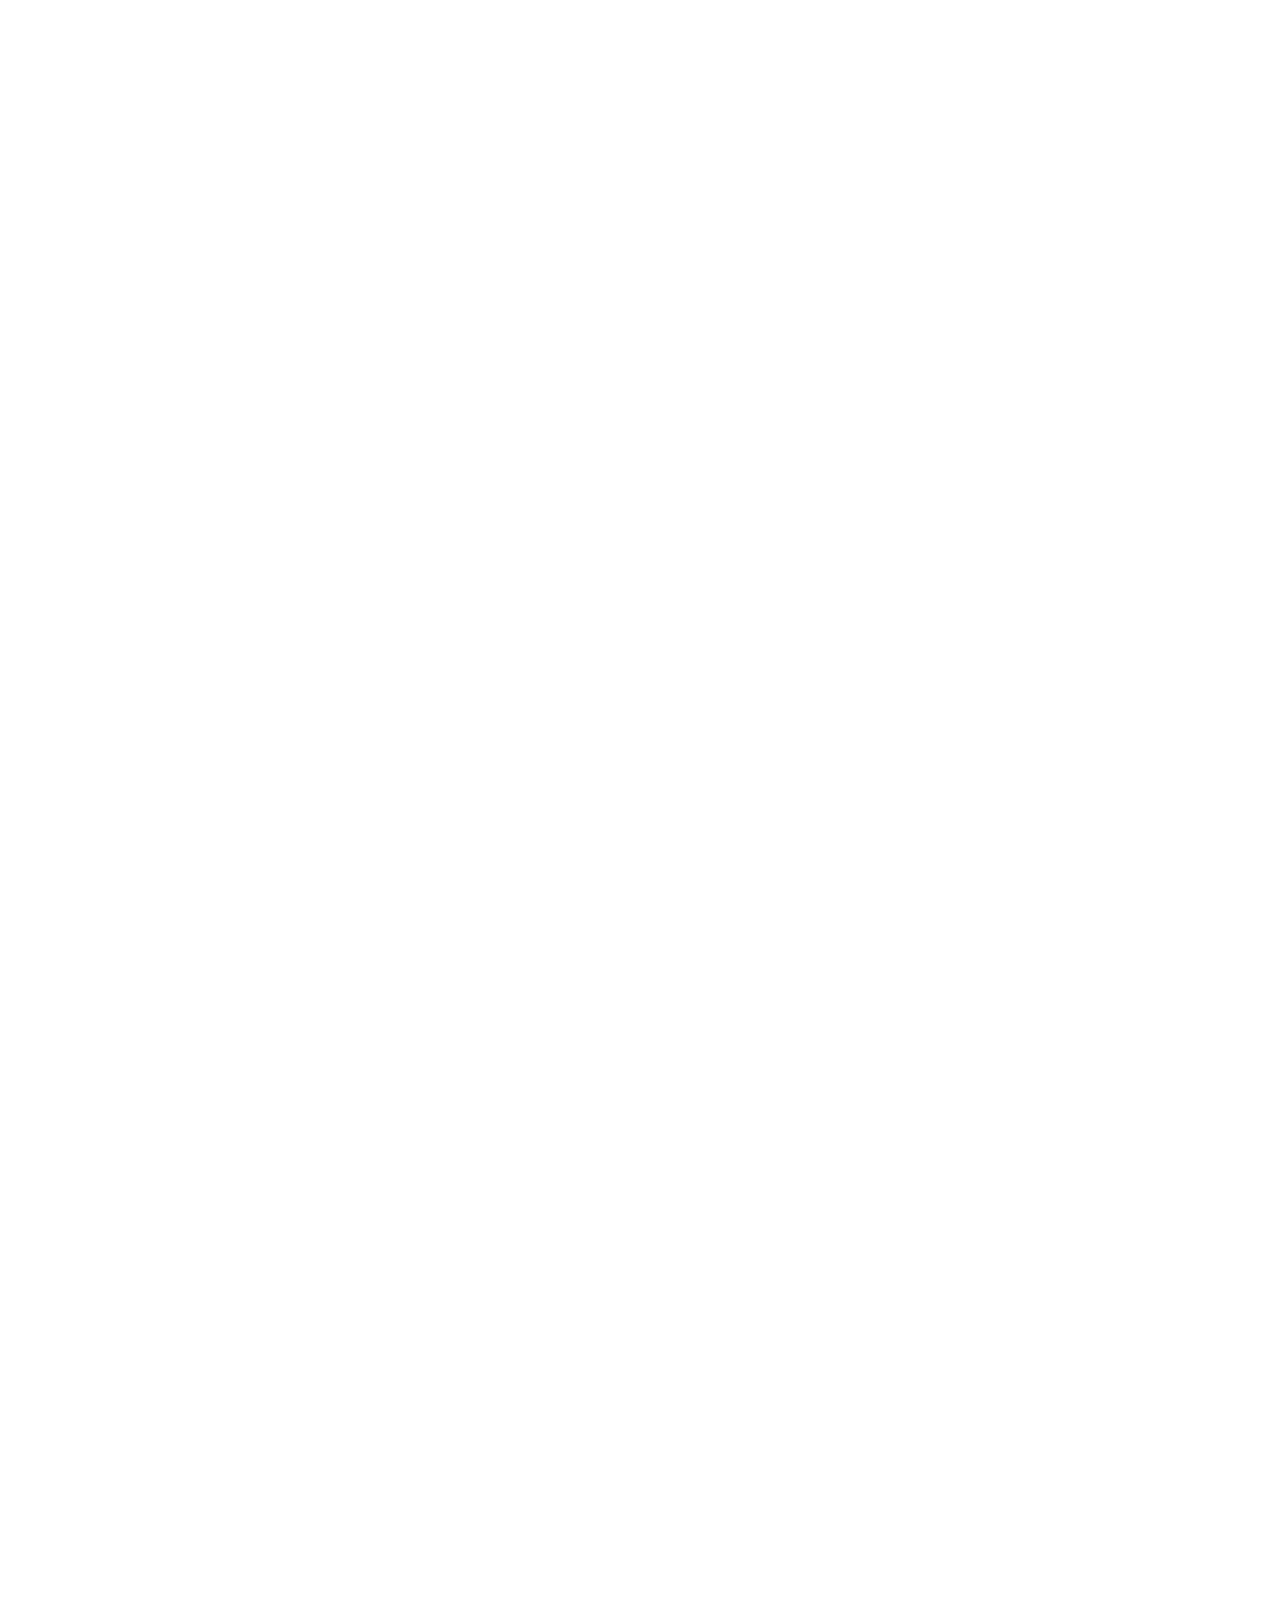
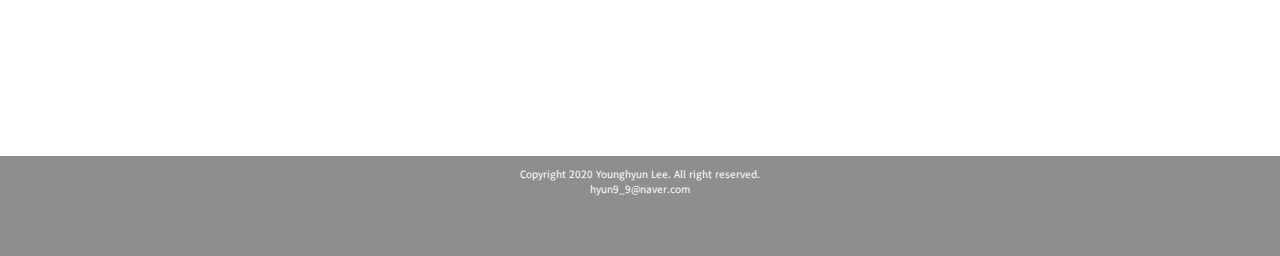
<file: m_sub04.html>
<!DOCTYPE html>
<html lang="ko" dir="ltr">
  <head>
    <meta charset="utf-8">
    <title>Young Hyun</title>
    <meta name="viewport" content="width= 414, user-scalable=no, target-density-dpi=device-dpi">
    <link rel="stylesheet" href="css/m_style.css">
    <link rel="stylesheet" href="css/aos.css">
    <link href="https://fonts.googleapis.com/css2?family=Noto+Sans+KR:wght@100;300;400;500;700;900&family=Roboto:ital,wght@0,100;0,300;0,400;0,500;0,700;0,900;1,100;1,300;1,400;1,500;1,700;1,900&display=swap" rel="stylesheet">
  </head>
  <body>
    <header>
      <nav>
        <div class="menu">
          <ul>
            <li><a href="m_index.html">Main</a></li>
            <li><a href="m_sub01.html">Identity</a></li>
            <li><a href="m_sub02.html">Package</a></li>
            <li><a href="m_sub03.html">Advertising</a></li>
            <li><a href="m_sub04.html" style="color:#999999">Poster</a></li>
          </ul>
        </div>
      </nav>
    </header>

    <section id="anchor1">
      <div class="keyvisual">
          <img src="img/mobile/sub04/img_01.png" alt="slogan" data-aos="fade-up" data-aos-duration="1000">
        </div>

      <div class="sub04_pf01"><img src="img/mobile/sub04/img_02.png" alt="poster"></div>
      <div class="sub04_pf03" data-aos="fade-down" data-aos-duration="1000"><img src="img/mobile/sub04/img_04.png" alt="model02"></div>
      <div class="sub04_pf02" data-aos="fade-down" data-aos-duration="1000"><img src="img/mobile/sub04/img_03.png" alt="model01"></div>
      <div class="sub04_pf04" data-aos="fade-up" data-aos-duration="1000"><img src="img/mobile/sub04/img_05.png" alt="app01"></div>
      <div class="sub04_pf05" data-aos="fade-up" data-aos-duration="1000"><img src="img/mobile/sub04/img_06.png" alt="app02"></div>
      <div class="sub04_pf06" data-aos="fade-up" data-aos-duration="1000"><img src="img/mobile/sub04/img_07.png" alt="app03"></div>
      <div class="sub04_pf07" data-aos="fade-up" data-aos-duration="1000"><img src="img/mobile/sub04/img_08.png" alt="app04"></div>
      <div class="sub04_pf08" data-aos="fade-up" data-aos-duration="1000"><img src="img/mobile/sub04/img_09.png" alt="app05"></div>

    </section>

    <footer>
      <div class="footer_wrap">
        <span class="footer_txt">Copyright 2020 Younghyun Lee. All right reserved.<br>hyun9_9@naver.com</span>
      </div>
    </footer>

    <!--top버튼-->
    <a onclick="fnMove('1')"><div class="top_bt"></div></a>

    <!--스크롤 스크립트-->
    <script type="text/javascript" src="js/jquery-latest.js"></script>
    <script>
      function fnMove(seq){
        var offset = $("#anchor" + seq).offset();
        $('html,body').animate({scrollTop : offset.top}, 1200);
      }
    </script>

    <!--AOS 스크립트-->
    <script type="text/javascript" src="js/aos.js"></script>
    <script>
      AOS.init({
        easing: 'ease-in-out-sine'
      });
    </script>
  </body>
</html>
</file>
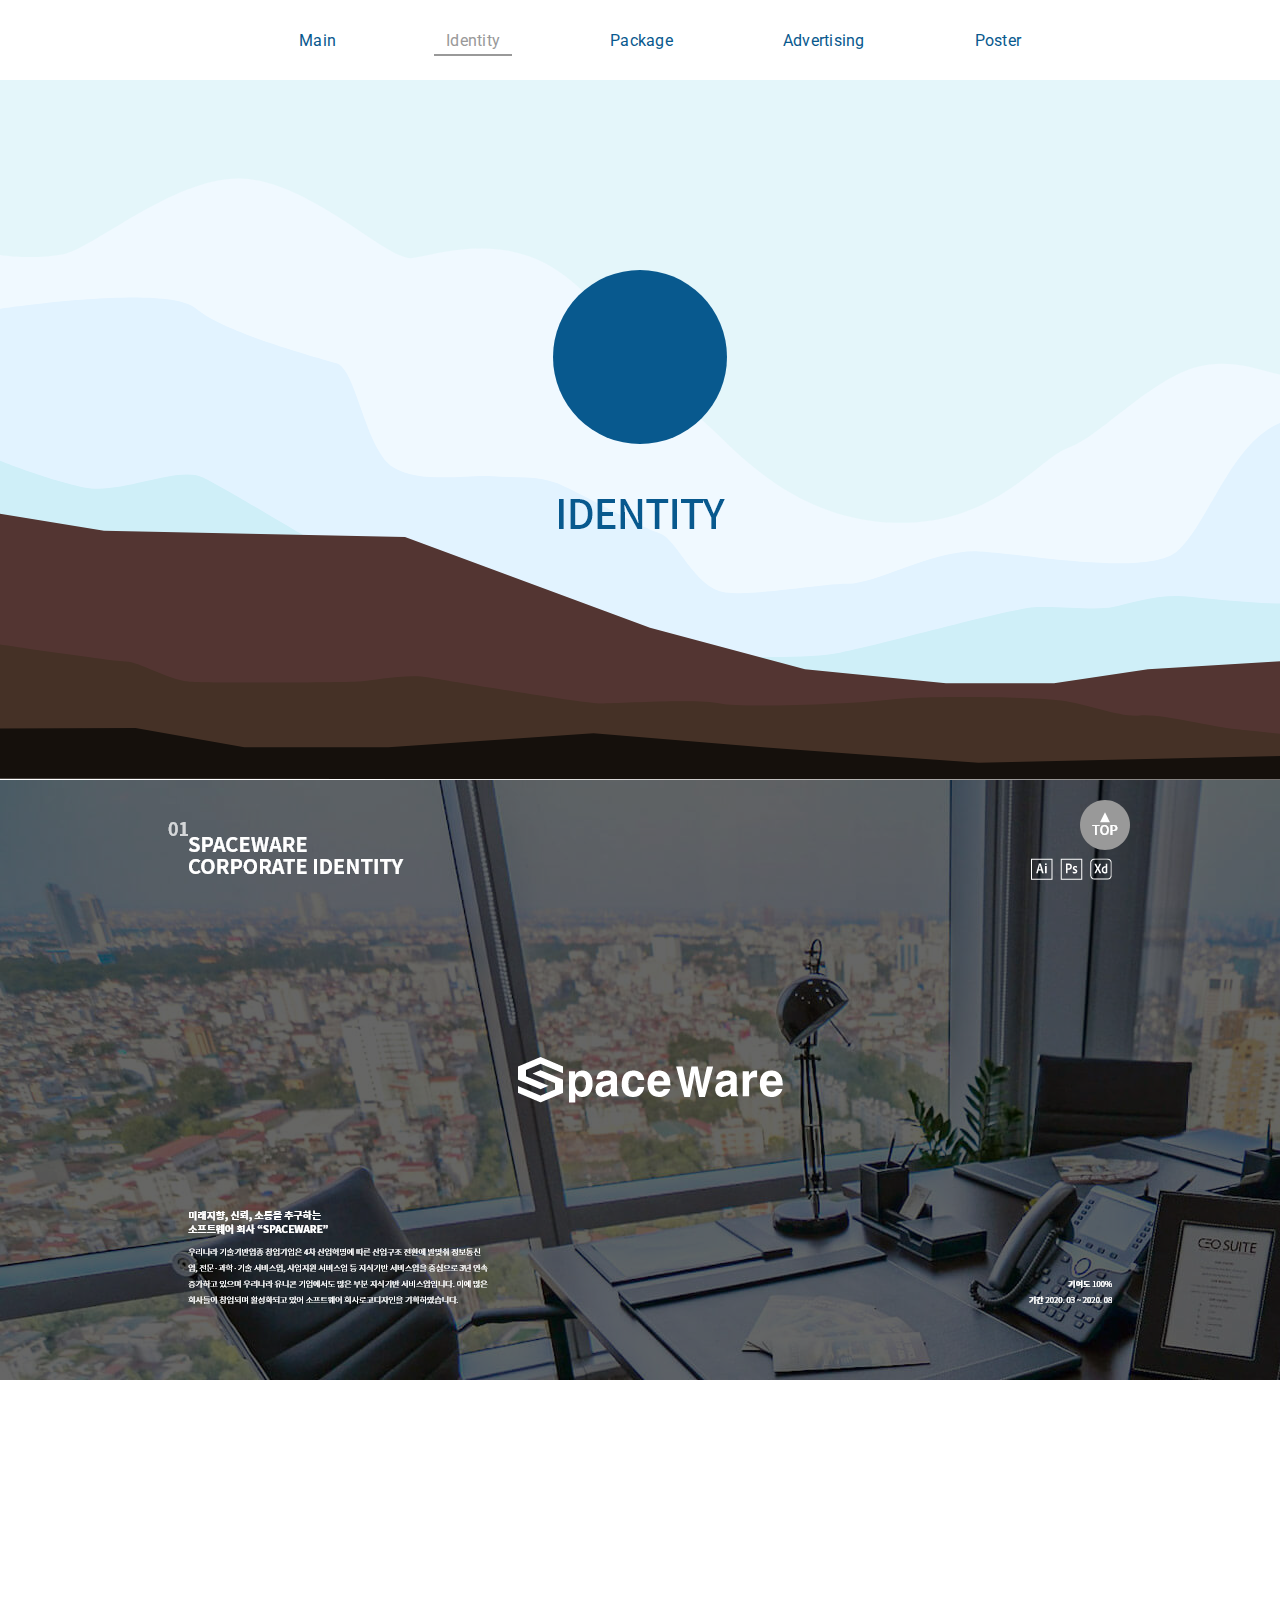
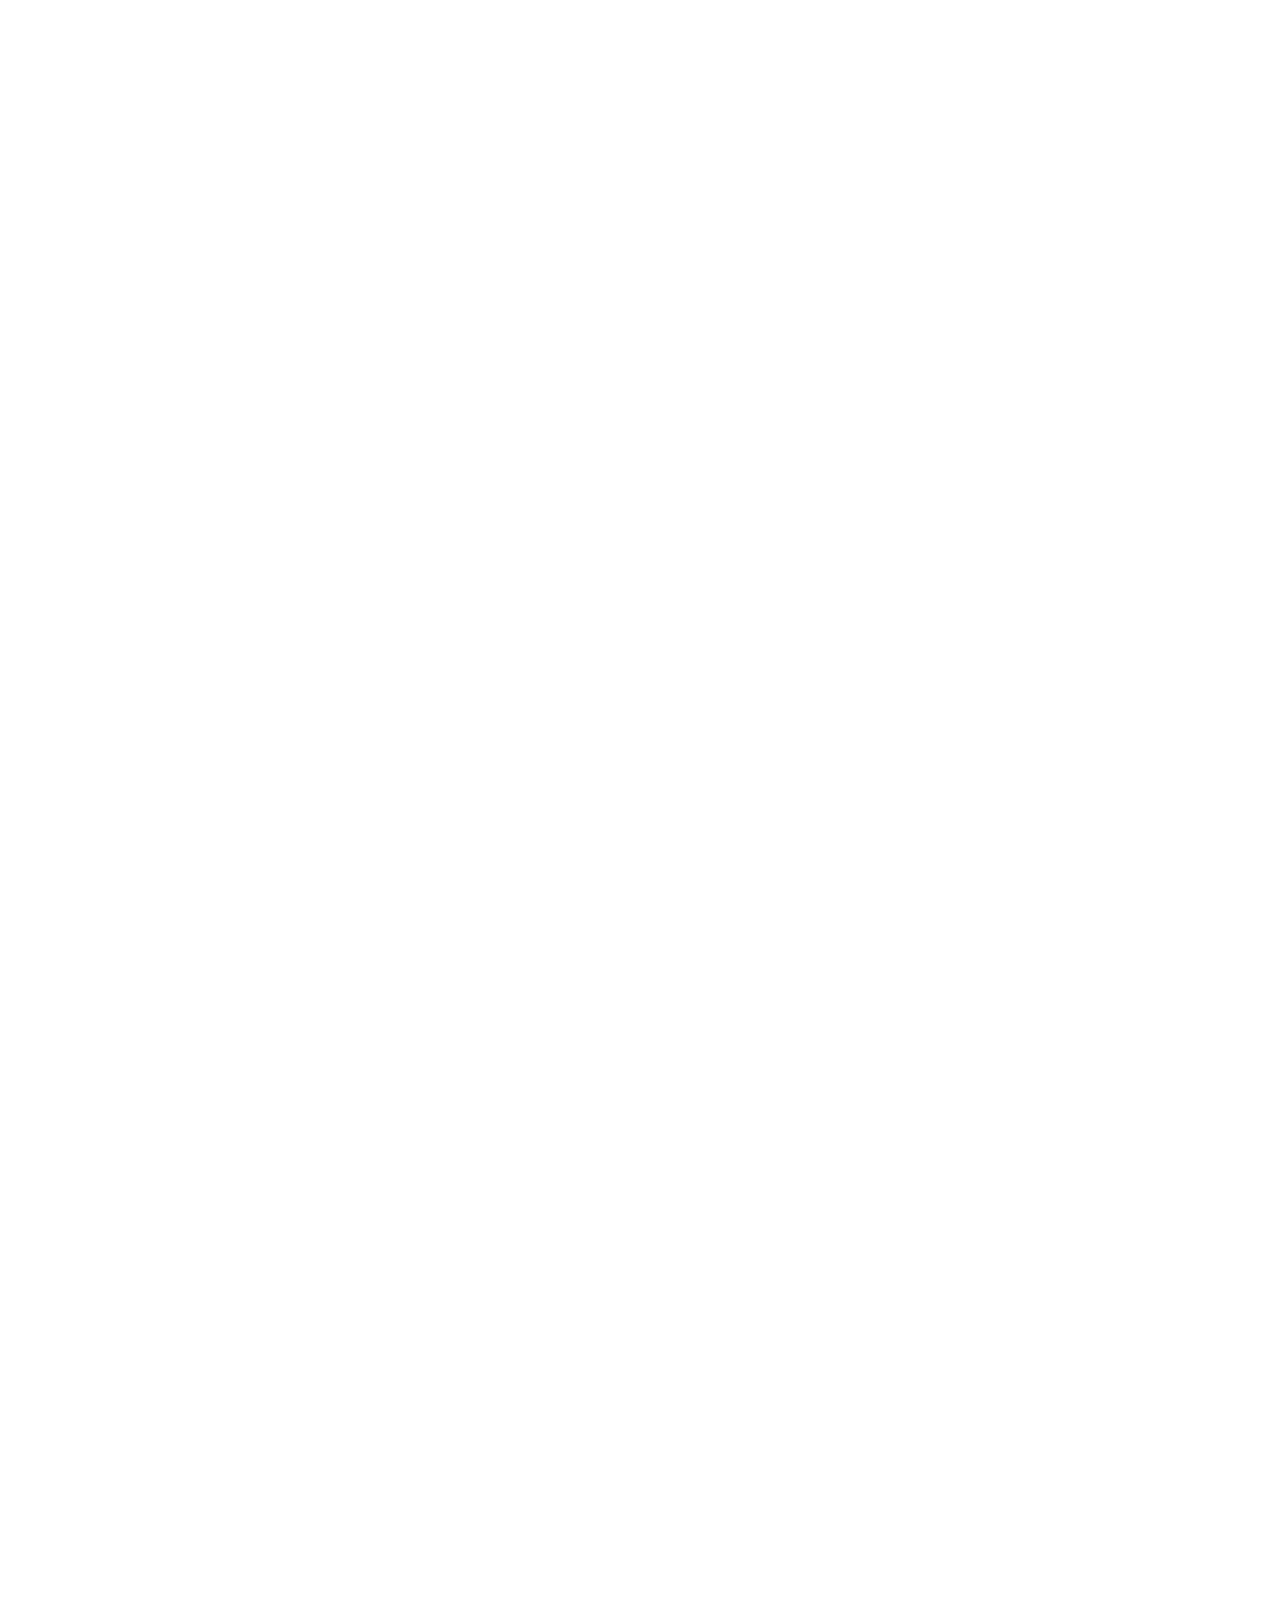
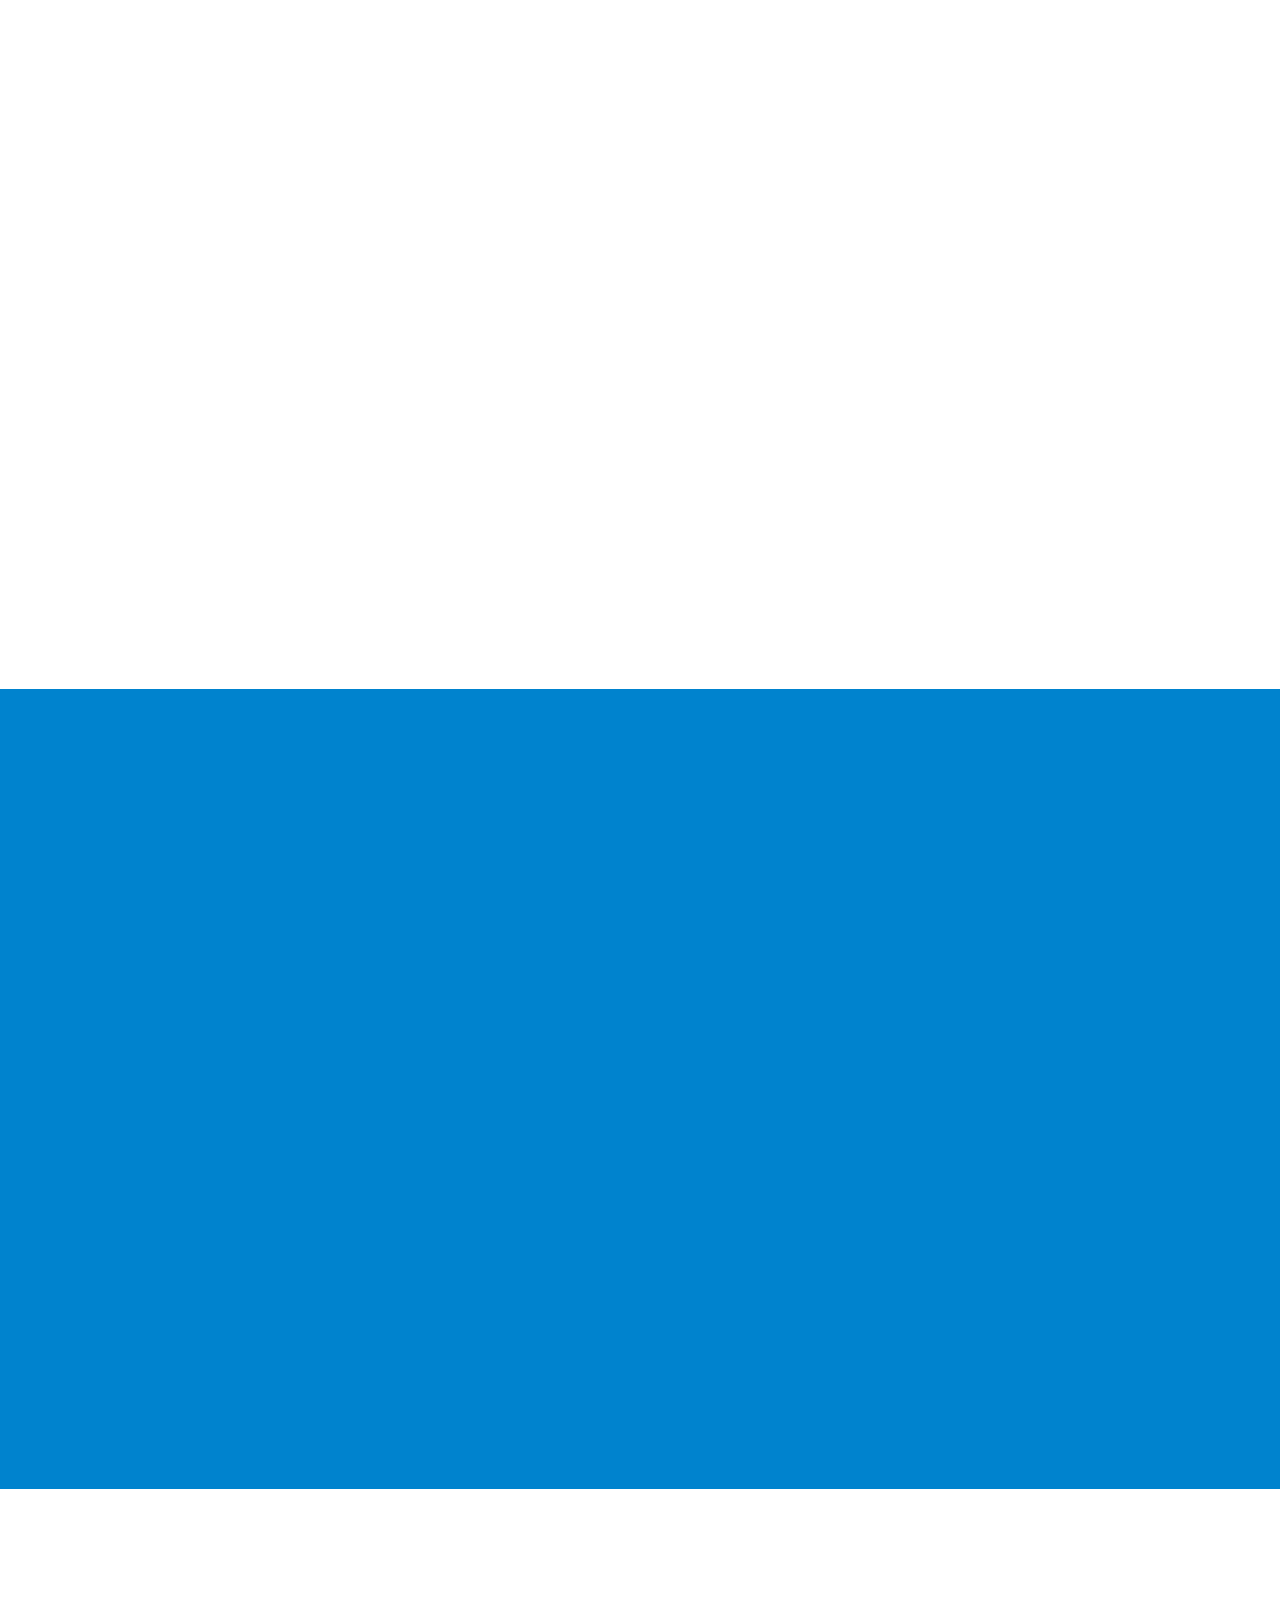
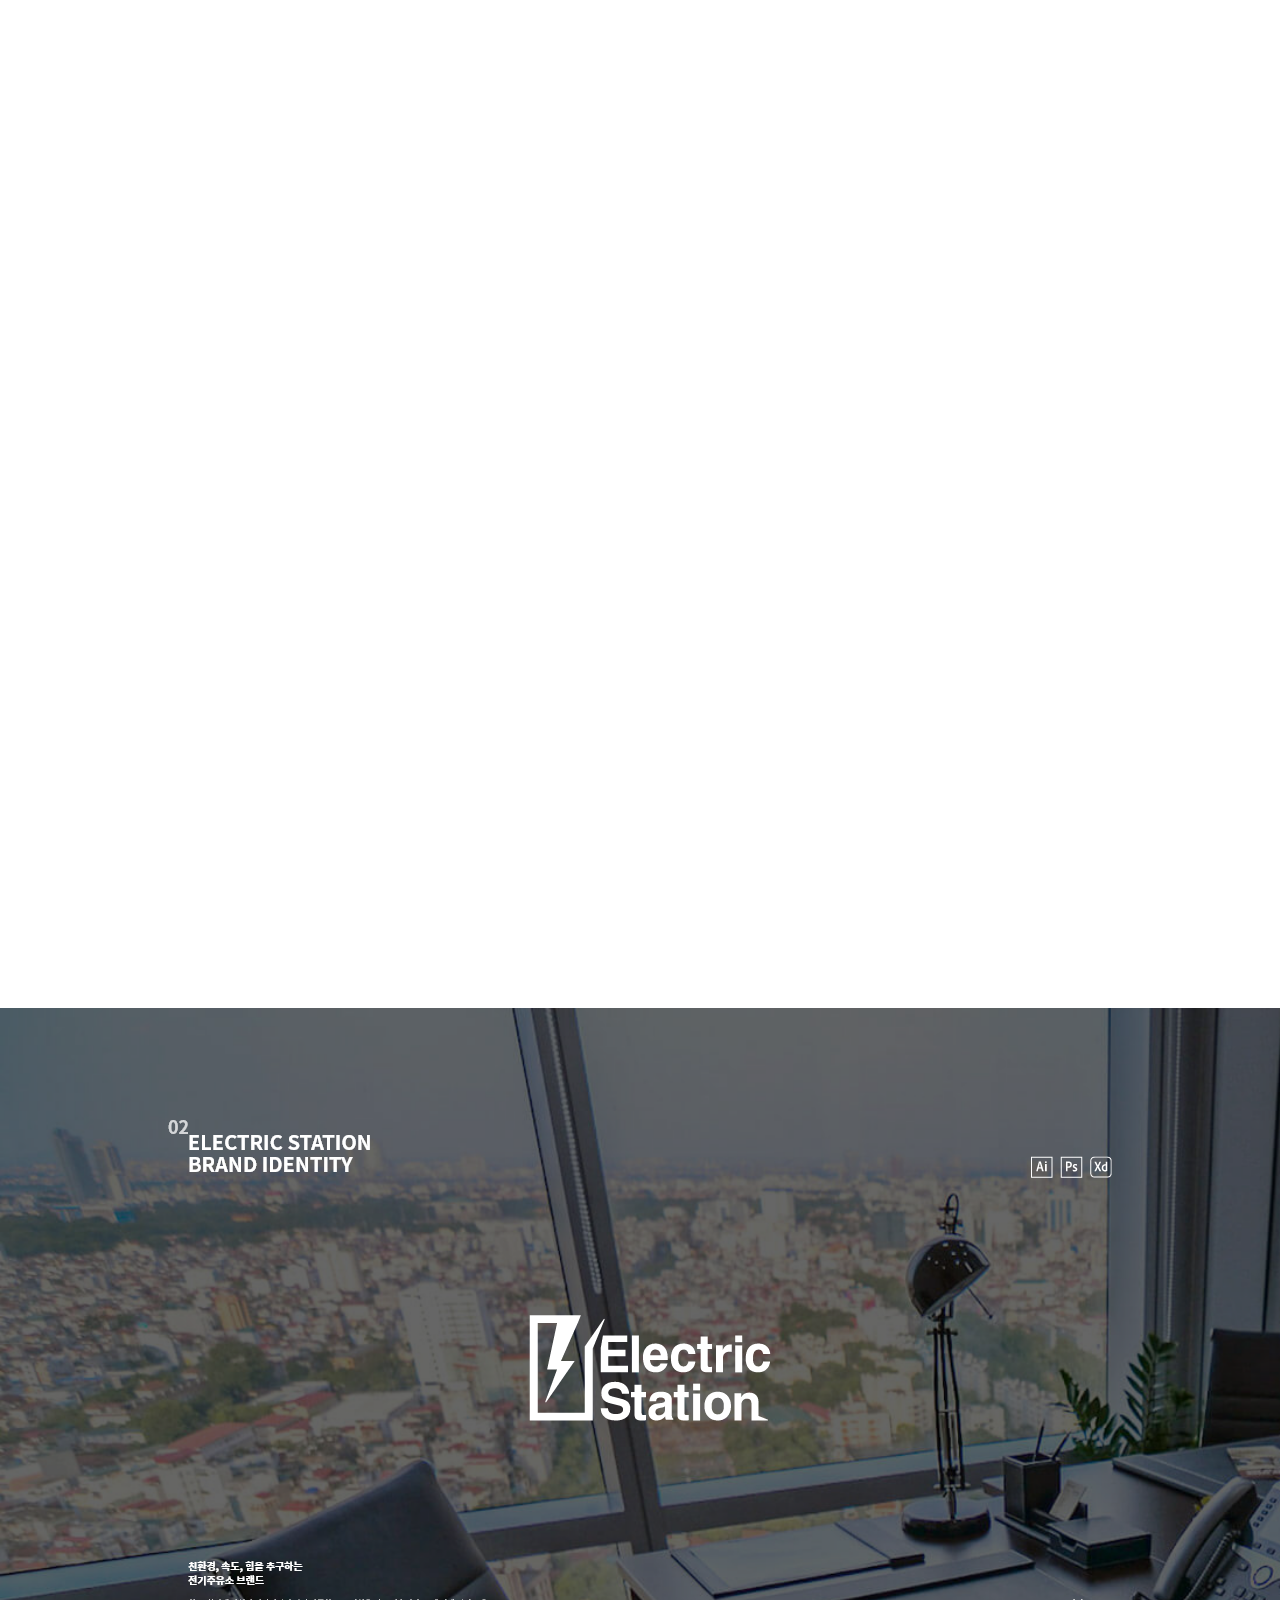
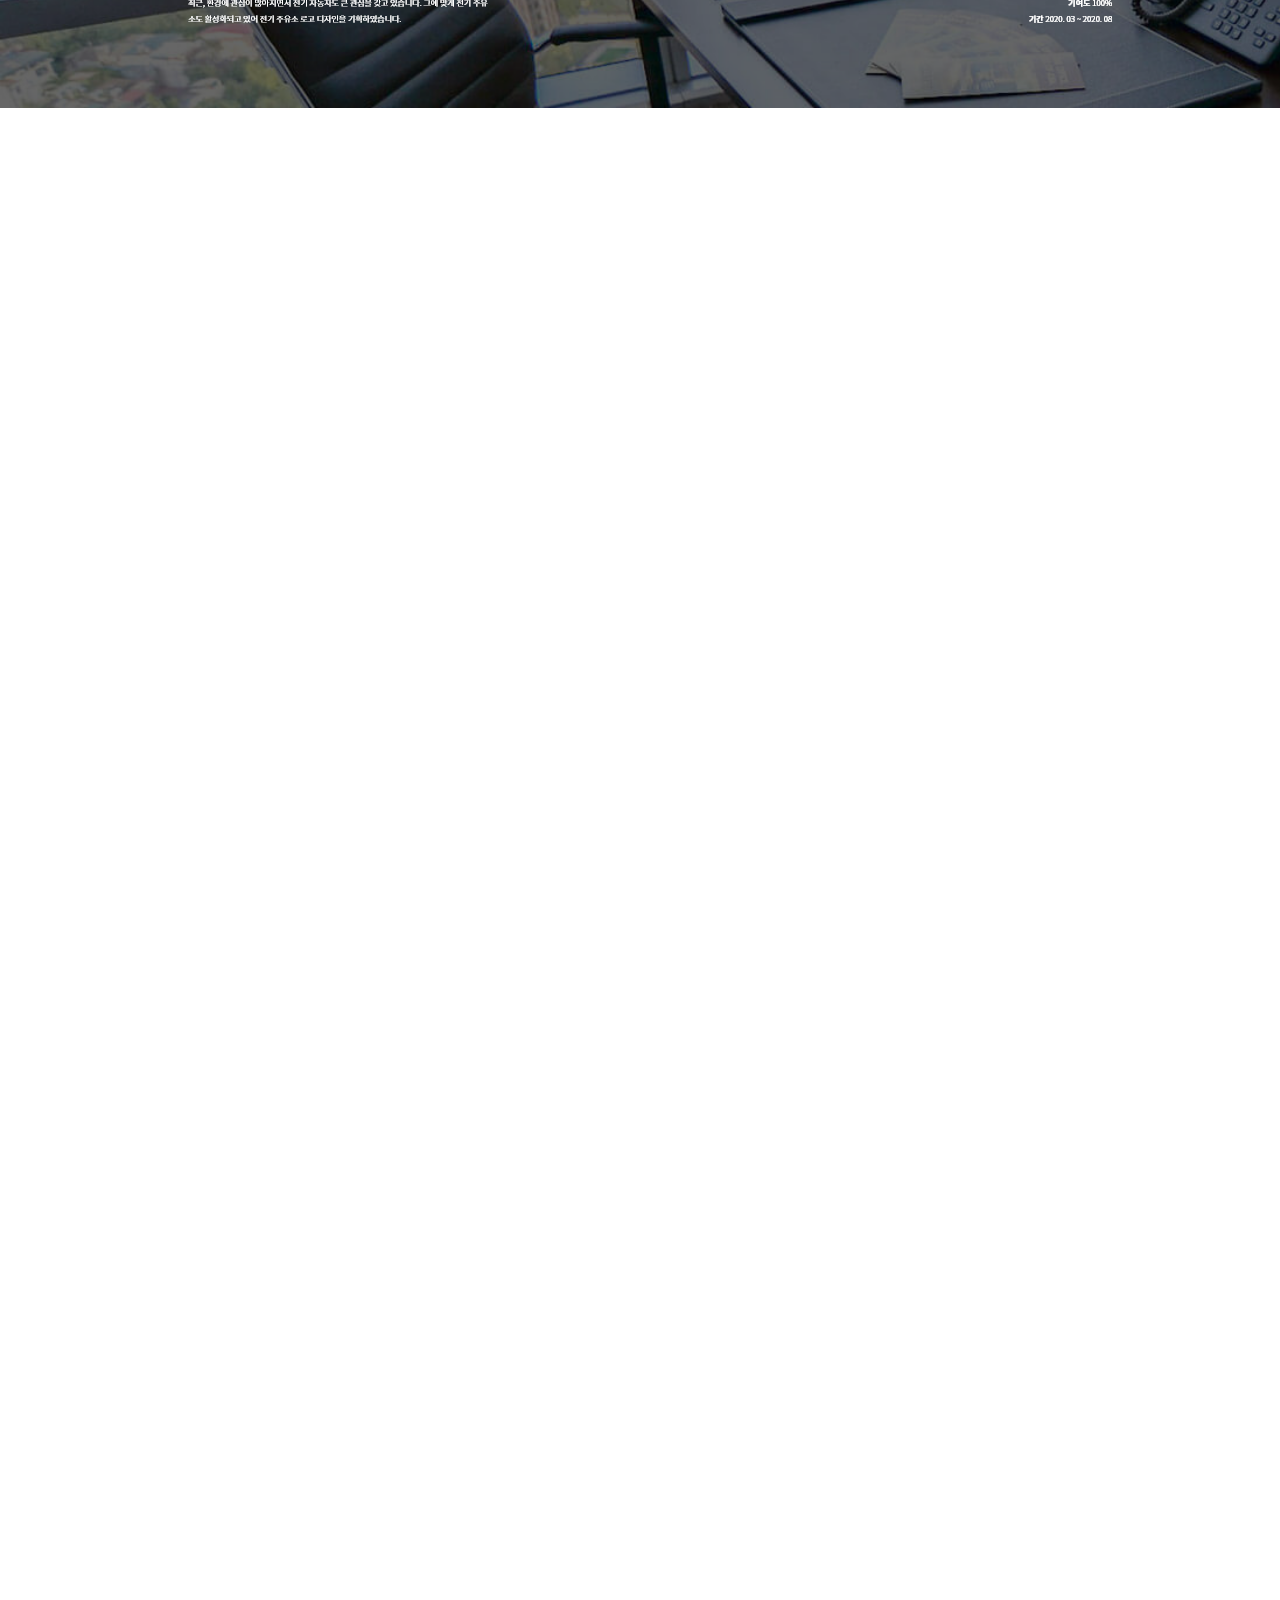
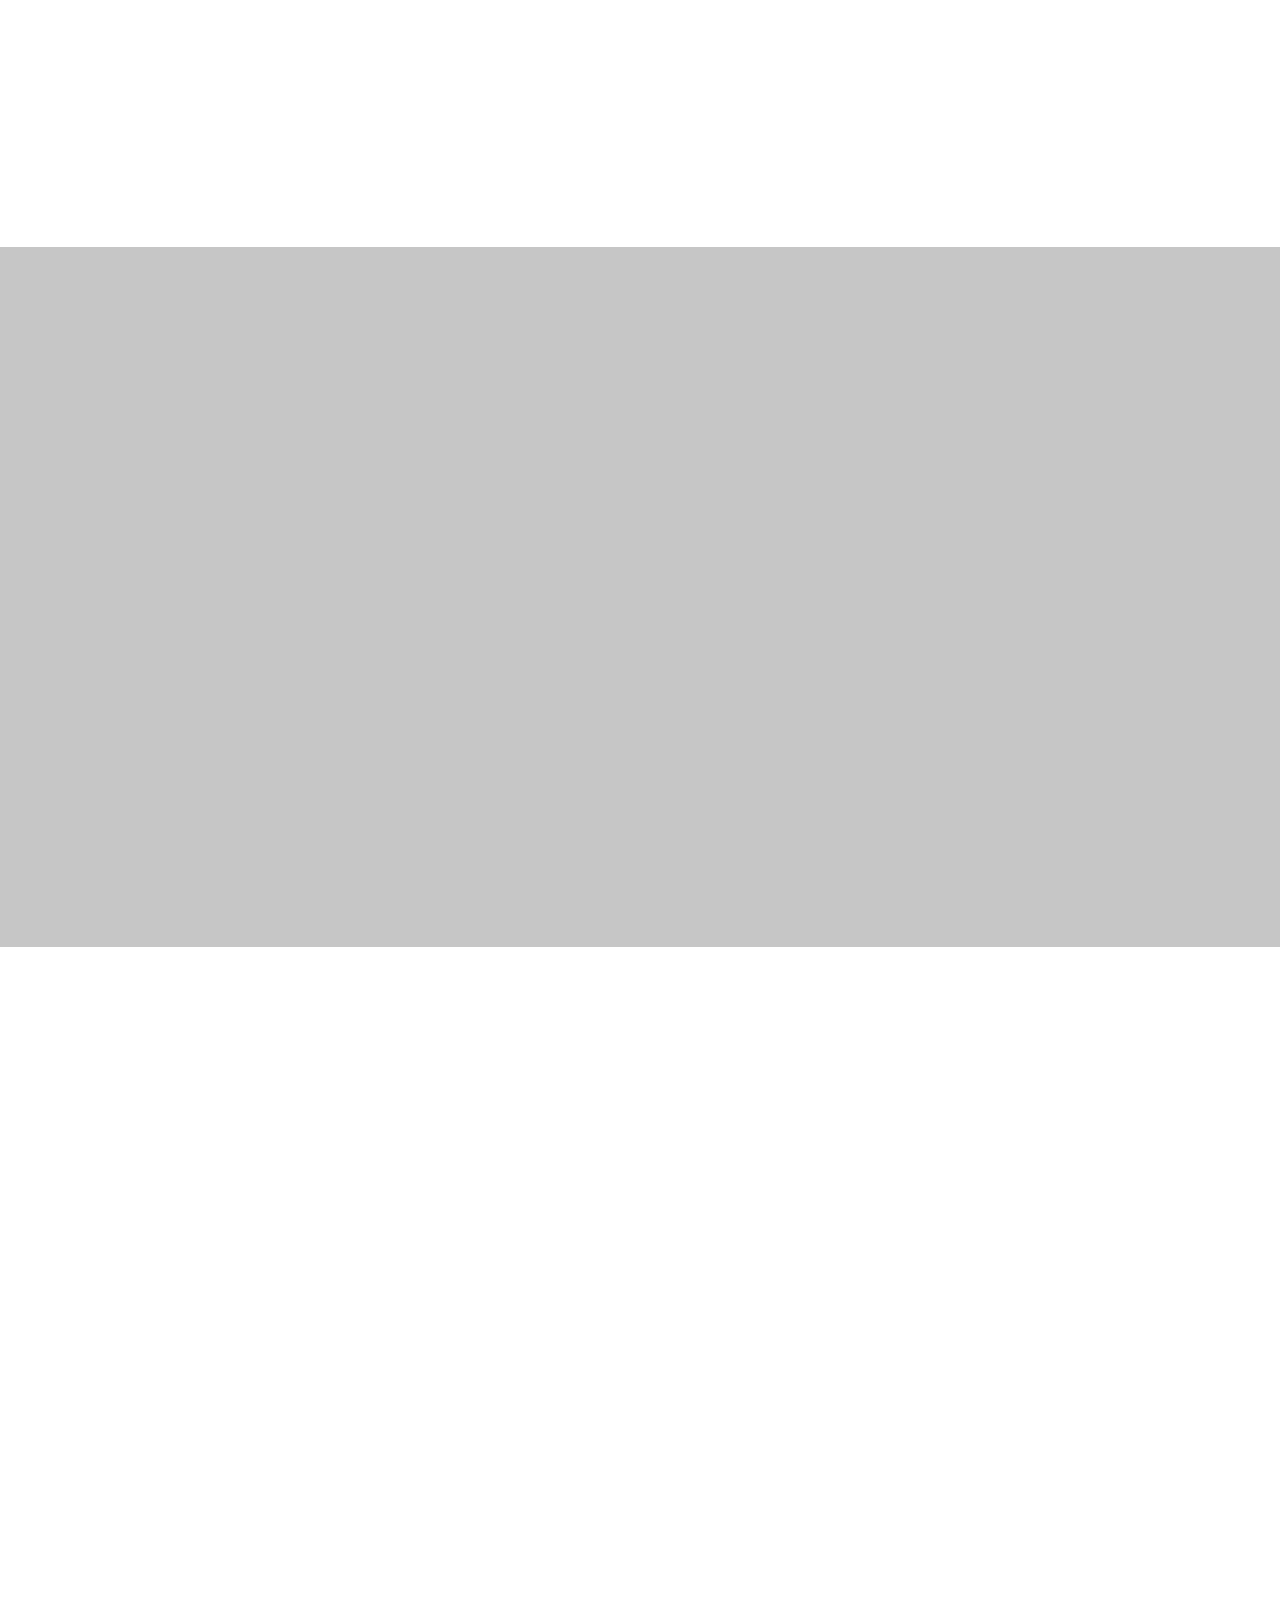
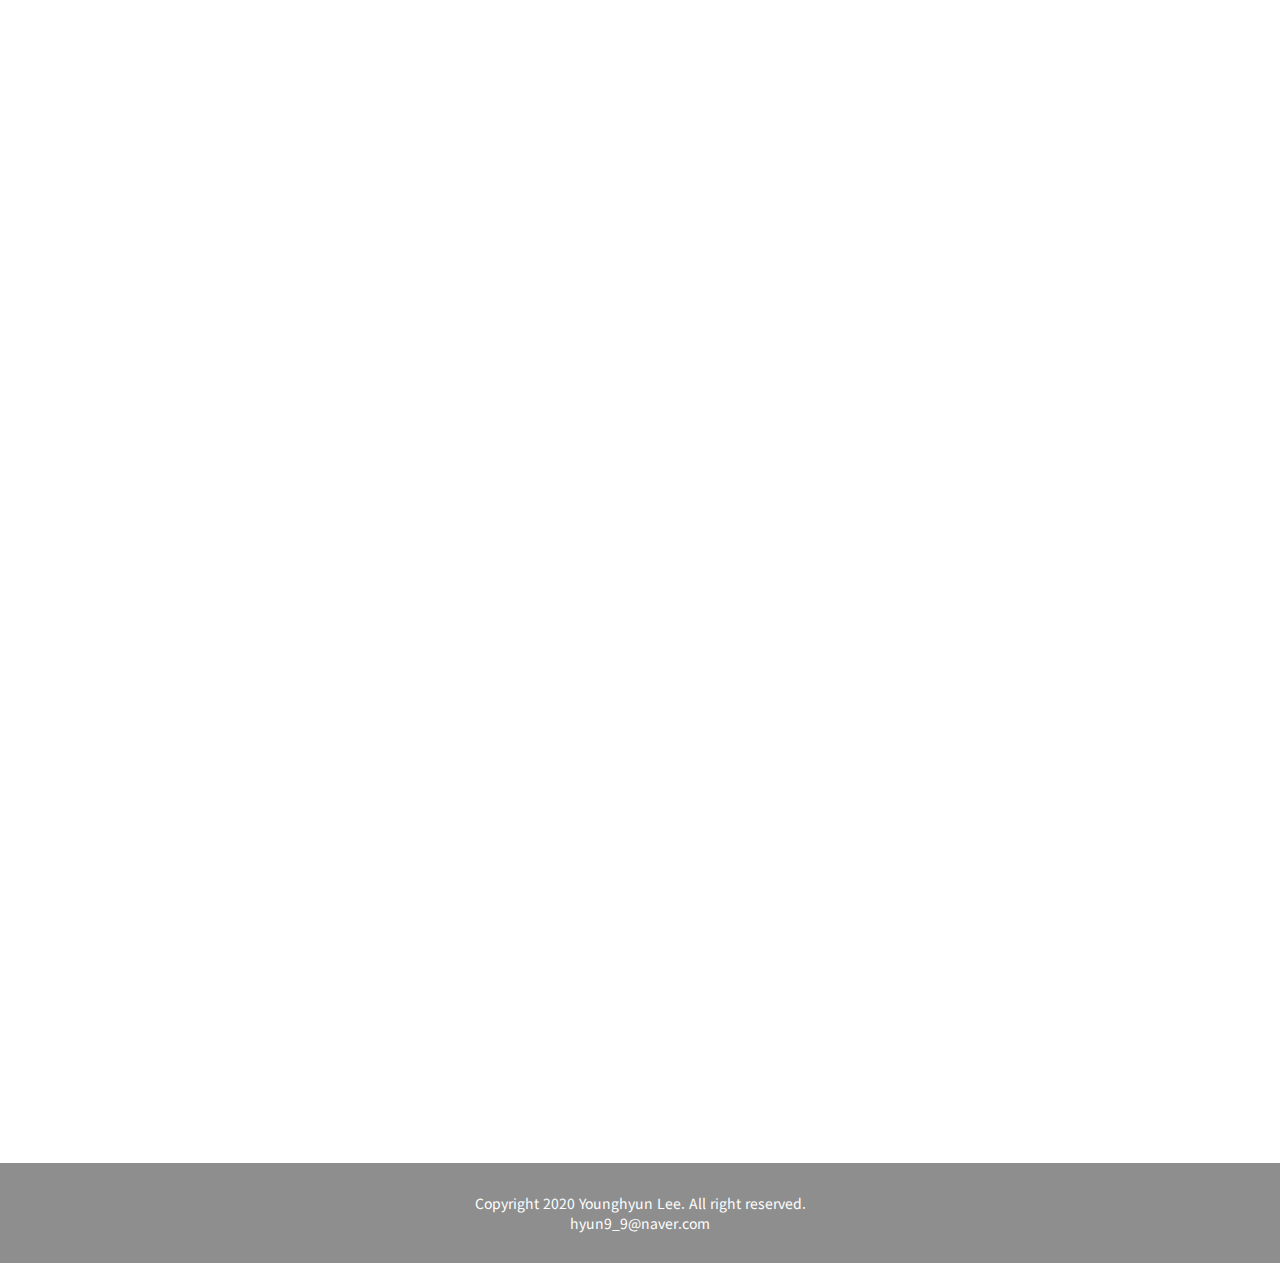
<file: sub01.html>
<!DOCTYPE html>
<html lang="ko" dir="ltr">
  <head>
    <meta charset="utf-8">
    <title>Young Hyun</title>
    <link rel="stylesheet" href="css/style.css">
    <link rel="stylesheet" href="css/aos.css">
    <link href="https://fonts.googleapis.com/css2?family=Noto+Sans+KR:wght@100;300;400;500;700;900&family=Roboto:ital,wght@0,100;0,300;0,400;0,500;0,700;0,900;1,100;1,300;1,400;1,500;1,700;1,900&display=swap" rel="stylesheet">
  </head>
  <body>
    <header id="anchor1">
      <nav>
        <div class="menu">
          <ul>
            <li><a href="index.html">Main</a></li>
            <li><a href="sub01.html" style="color:#999999" class="fixd">Identity</a></li>
            <li><a href="sub02.html">Package</a></li>
            <li><a href="sub03.html">Advertising</a></li>
            <li><a href="sub04.html">Poster</a></li>
          </ul>
        </div>
      </nav>
    </header>
<!--메인비주얼-->
<section>
  <div class="sub01_vi">
    <div class="sub01_vi_wrap">
      <div class="sub01_vi_tit" data-aos="fade-up" data-aos-duration="1000">
        <img src="img/Sub01/Sub01_tit_01.png" alt="sub01_tit_01">
      </div>
    </div>
  </div>
</section>

<!--포트폴리오-->
<section>
  <div class="iden">
    <div class="iden_wrap">
      <div class="iden_tit">
        <img src="img/Sub01/Sub01_tit_02.png" alt="Sub01_tit_02">
      </div>
    </div>
  </div>

  <div class="iden_model">
    <div class="iden_model_wrap" data-aos="fade-down" data-aos-duration="500" data-aos-anchor-placement="top-center">
      <img src="img/Sub01/Sub01_tit_03.png" alt="Sub01_tit_03">
    </div>
  </div>

  <div class="iden_model02" data-aos="fade-down" data-aos-duration="500" data-aos-anchor-placement="top-center">
    <div class="iden_model_wrap02">
      <img src="img/Sub01/Sub01_tit_04.png" alt="Sub01_tit_04">
    </div>
  </div>

  <div class="business"data-aos="fade-up" data-aos-duration="500" data-aos-anchor-placement="top-center">
    <div class="business_wrap">
      <div class="business_tit" >
        <img src="img/Sub01/Sub01_img_01.png" alt="Sub01_img_01">
      </div>
    </div>
  </div>

  <div class="idcards">
    <div class="idcards_wrap">
      <div class="idcards_tit" data-aos="fade-up" data-aos-duration="500" data-aos-anchor-placement="top-center">
        <img src="img/Sub01/Sub01_img_02.png" alt="Sub01_img_02">
      </div>
    </div>
  </div>

  <div class="envelope">
    <div class="envelope_wrap" data-aos="fade-up" data-aos-duration="500" data-aos-anchor-placement="top-center">
      <img src="img/Sub01/Sub01_img_03.png" alt="Sub01_img_03">
    </div>
  </div>

  <div class="iden02">
    <div class="iden02_wrap">
      <div class="iden02_tit">
        <img src="img/Sub01/Sub01_tit_05.png" alt="Sub01_tit_05">
      </div>
    </div>
  </div>

  <div class="iden_model03">
    <div class="iden_model03_wrap" data-aos="fade-down" data-aos-duration="500" data-aos-anchor-placement="top-center">
      <img src="img/Sub01/Sub01_tit_06.png" alt="Sub01_tit_06">
    </div>
  </div>

  <div class="iden_model04">
    <div class="iden_model04_wrap" data-aos="fade-down" data-aos-duration="500" data-aos-anchor-placement="top-center">
      <img src="img/Sub01/Sub01_tit_07.png" alt="Sub01_tit_07">
    </div>
  </div>

  <div class="banner">
    <div class="banner_wrap">
      <div class="banner_tit" data-aos="fade-up" data-aos-duration="500" data-aos-anchor-placement="top-center">
        <img src="img/Sub01/Sub01_img_04.png" alt="Sub01_img_04">
      </div>
    </div>
  </div>

  <div class="keyring"data-aos="fade-up" data-aos-duration="500" data-aos-anchor-placement="top-center">
    <div class="keyring_wrap">
      <div class="keyring_tit" >
        <img src="img/Sub01/Sub01_img_05.png" alt="Sub01_img_05">
      </div>
    </div>
  </div>

  <div class="parkinglot"data-aos="fade-up" data-aos-duration="500" data-aos-anchor-placement="top-center">
    <div class="parkinglot_wrap">
      <div class="parkinglot_tit" >
        <img src="img/Sub01/Sub01_img_06.png" alt="Sub01_img_06">
      </div>
    </div>
  </div>
</section>

<!--콘텐츠-->
<section>
  <div class="con">
    <div class="con_wrap">
      <div class="con_01" data-aos="zoom-in-up" data-aos-duration="500"><a href="index.html"><img src="img/02_main_05.png" alt="Main"></a></div>
      <div class="con_02" data-aos="zoom-in-up" data-aos-duration="500"><a href="sub02.html"><img src="img/02_main_02.png" alt="Package"></a></div>
      <div class="con_03" data-aos="zoom-in-up" data-aos-duration="500"><a href="sub03.html"><img src="img/02_main_03.png" alt="Advertising"></a></div>
      <div class="con_04" data-aos="zoom-in-up" data-aos-duration="500"><a href="sub04.html"><img src="img/02_main_04.png" alt="Poster"></a></div>
    </div>
  </div>
</section>

<footer>
  <div class="footer_wrap">
    <span class="footer_txt">Copyright 2020 Younghyun Lee. All right reserved.<br>hyun9_9@naver.com</span>
  </div>
</footer>

<!--top버튼-->
<a onclick="fnMove('1')"><div class="top_bt"></div></a>

<!--스크롤 스크립트-->
<script type="text/javascript" src="js/jquery-latest.js"></script>
<script>
  function fnMove(seq){
    var offset = $("#anchor" + seq).offset();
    $('html,body').animate({scrollTop : offset.top}, 1200);
  }
</script>

<!--AOS 스크립트-->
<script type="text/javascript" src="js/aos.js"></script>
<script>
  AOS.init({
    easing: 'ease-in-out-sine'
  });
</script>

  </body>

</html>
</file>
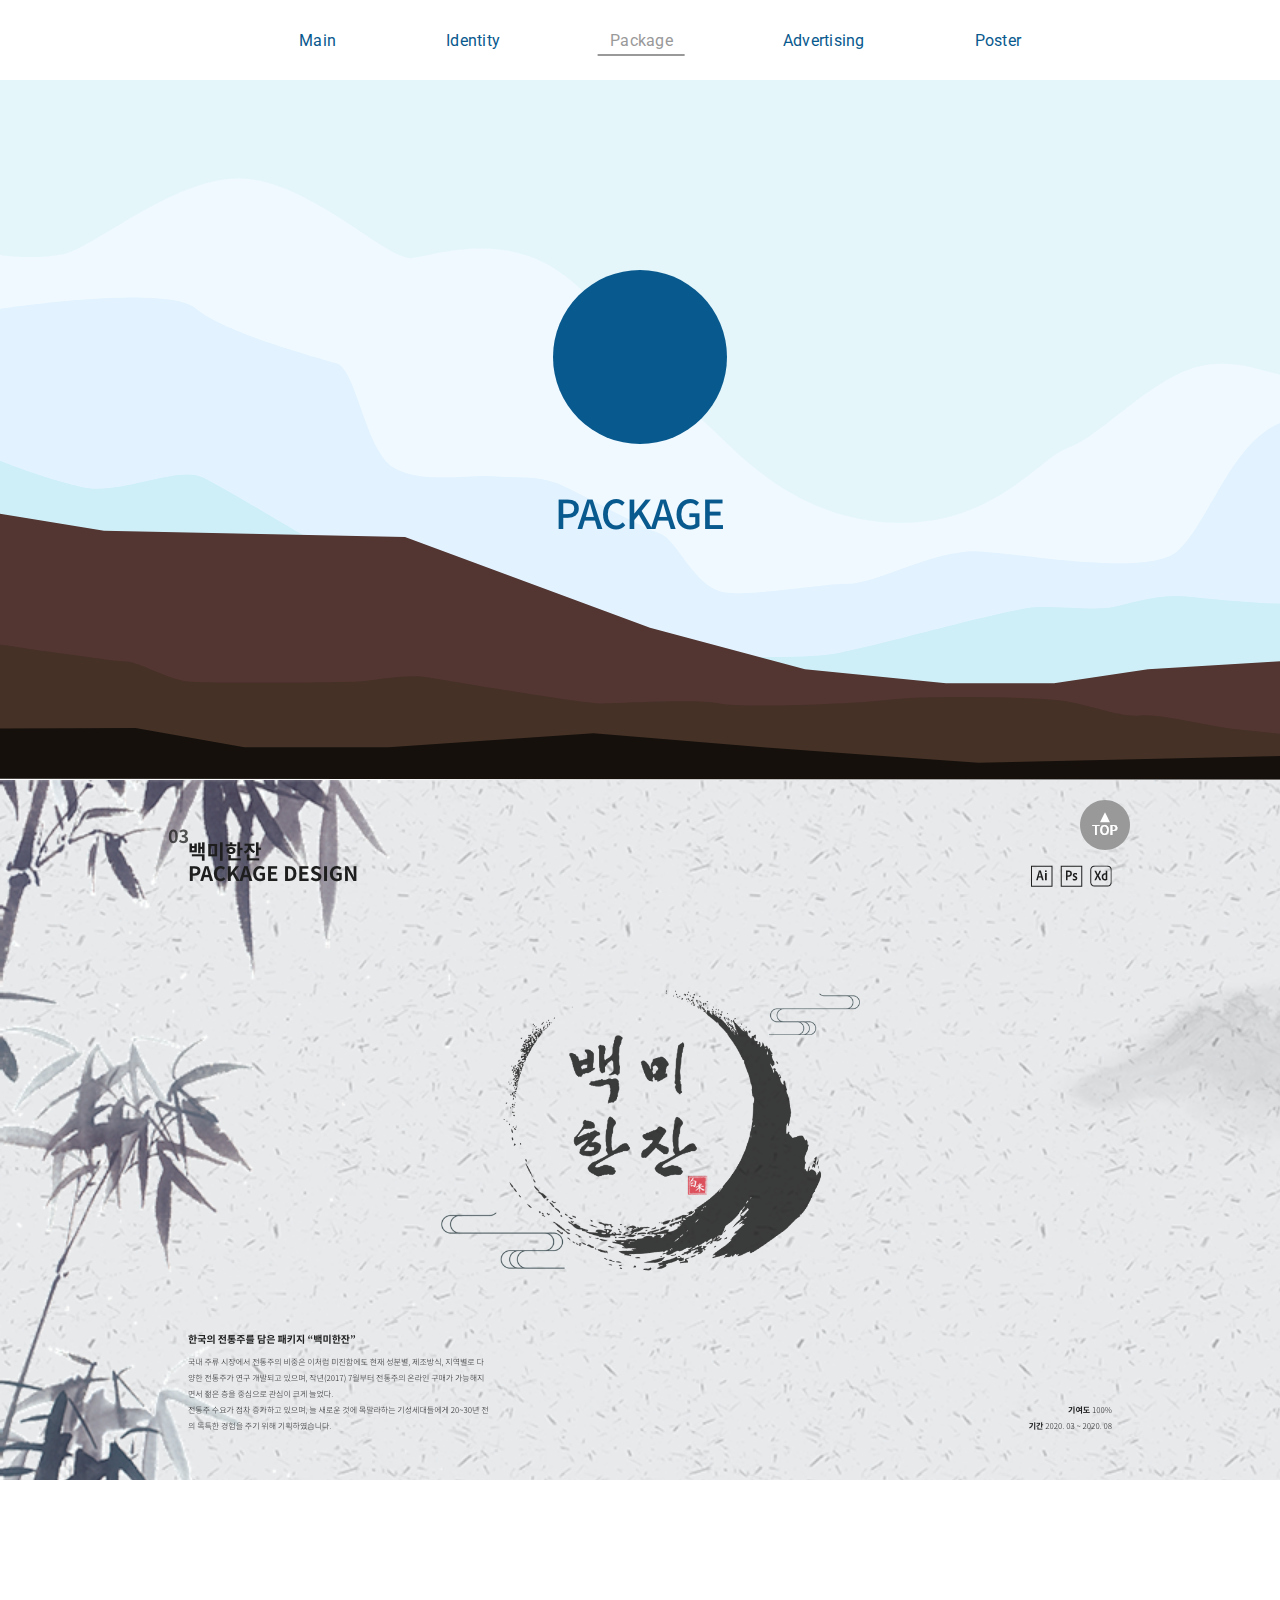
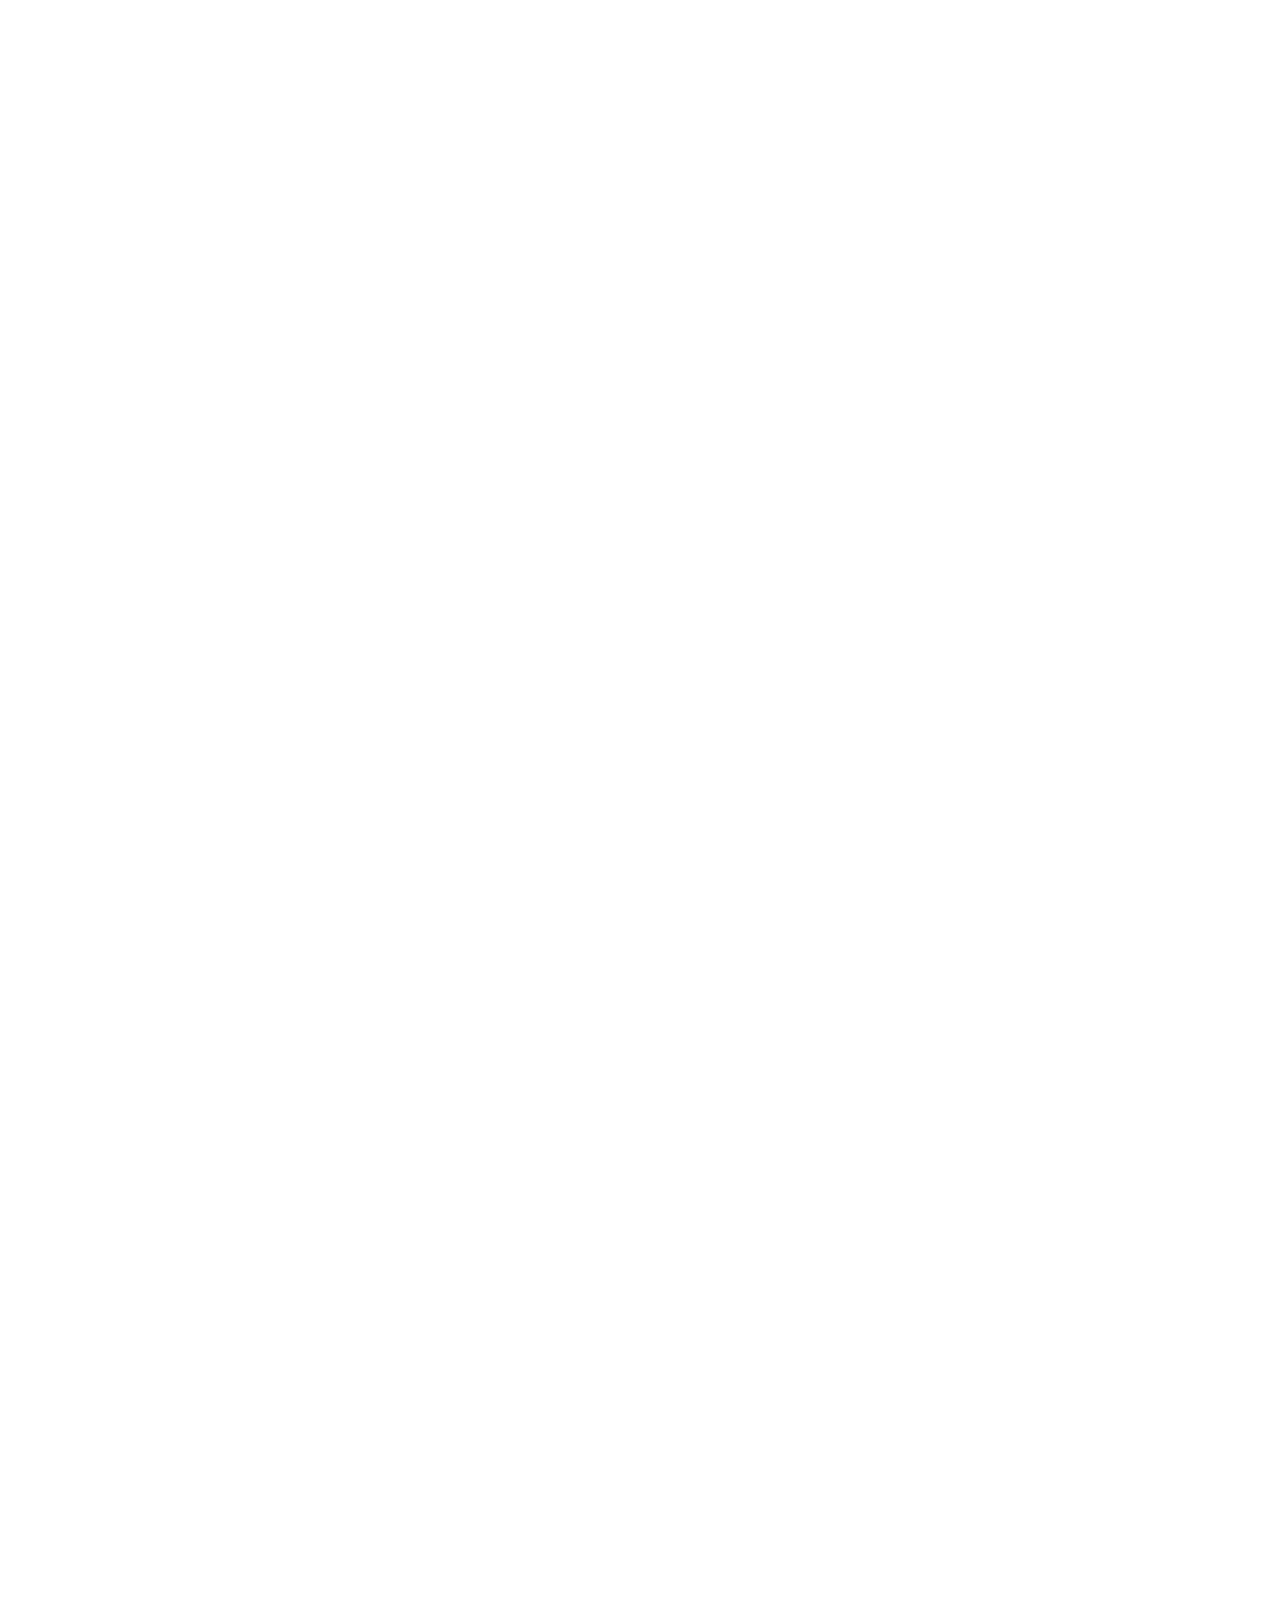
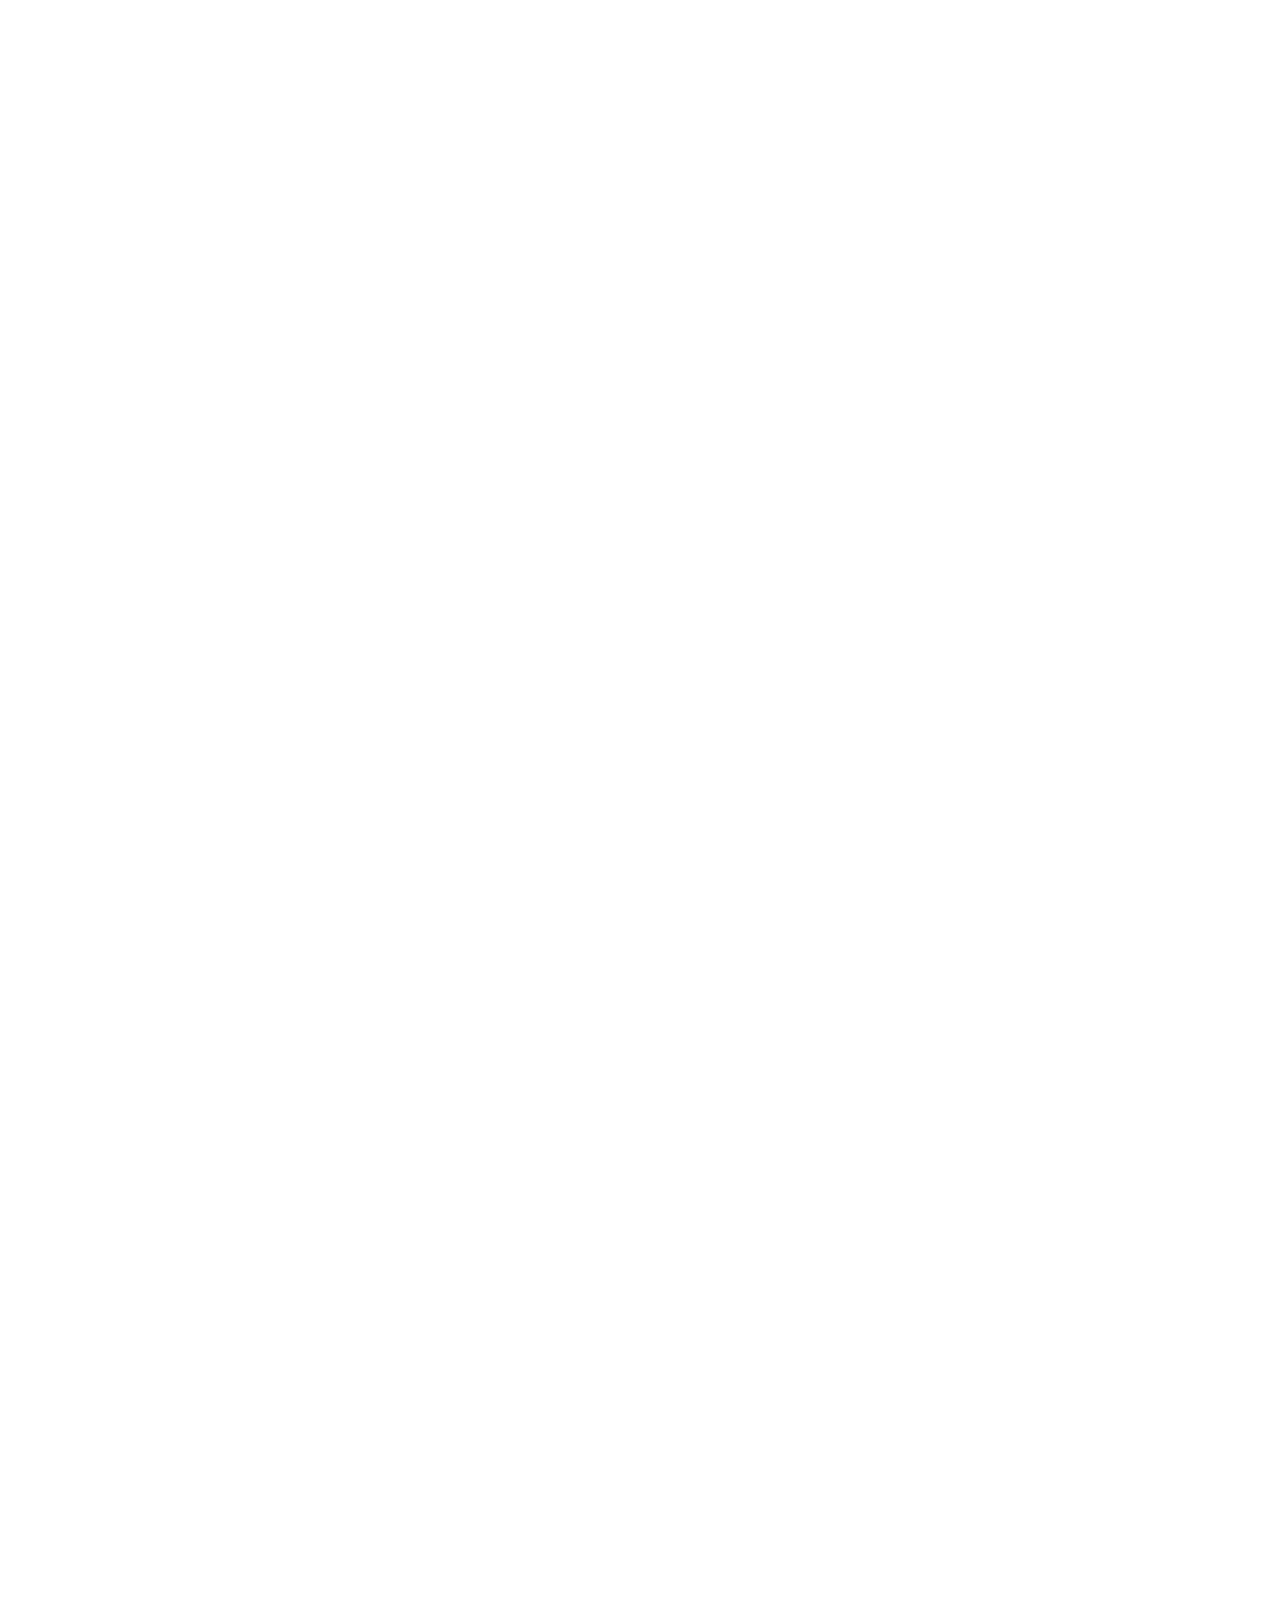
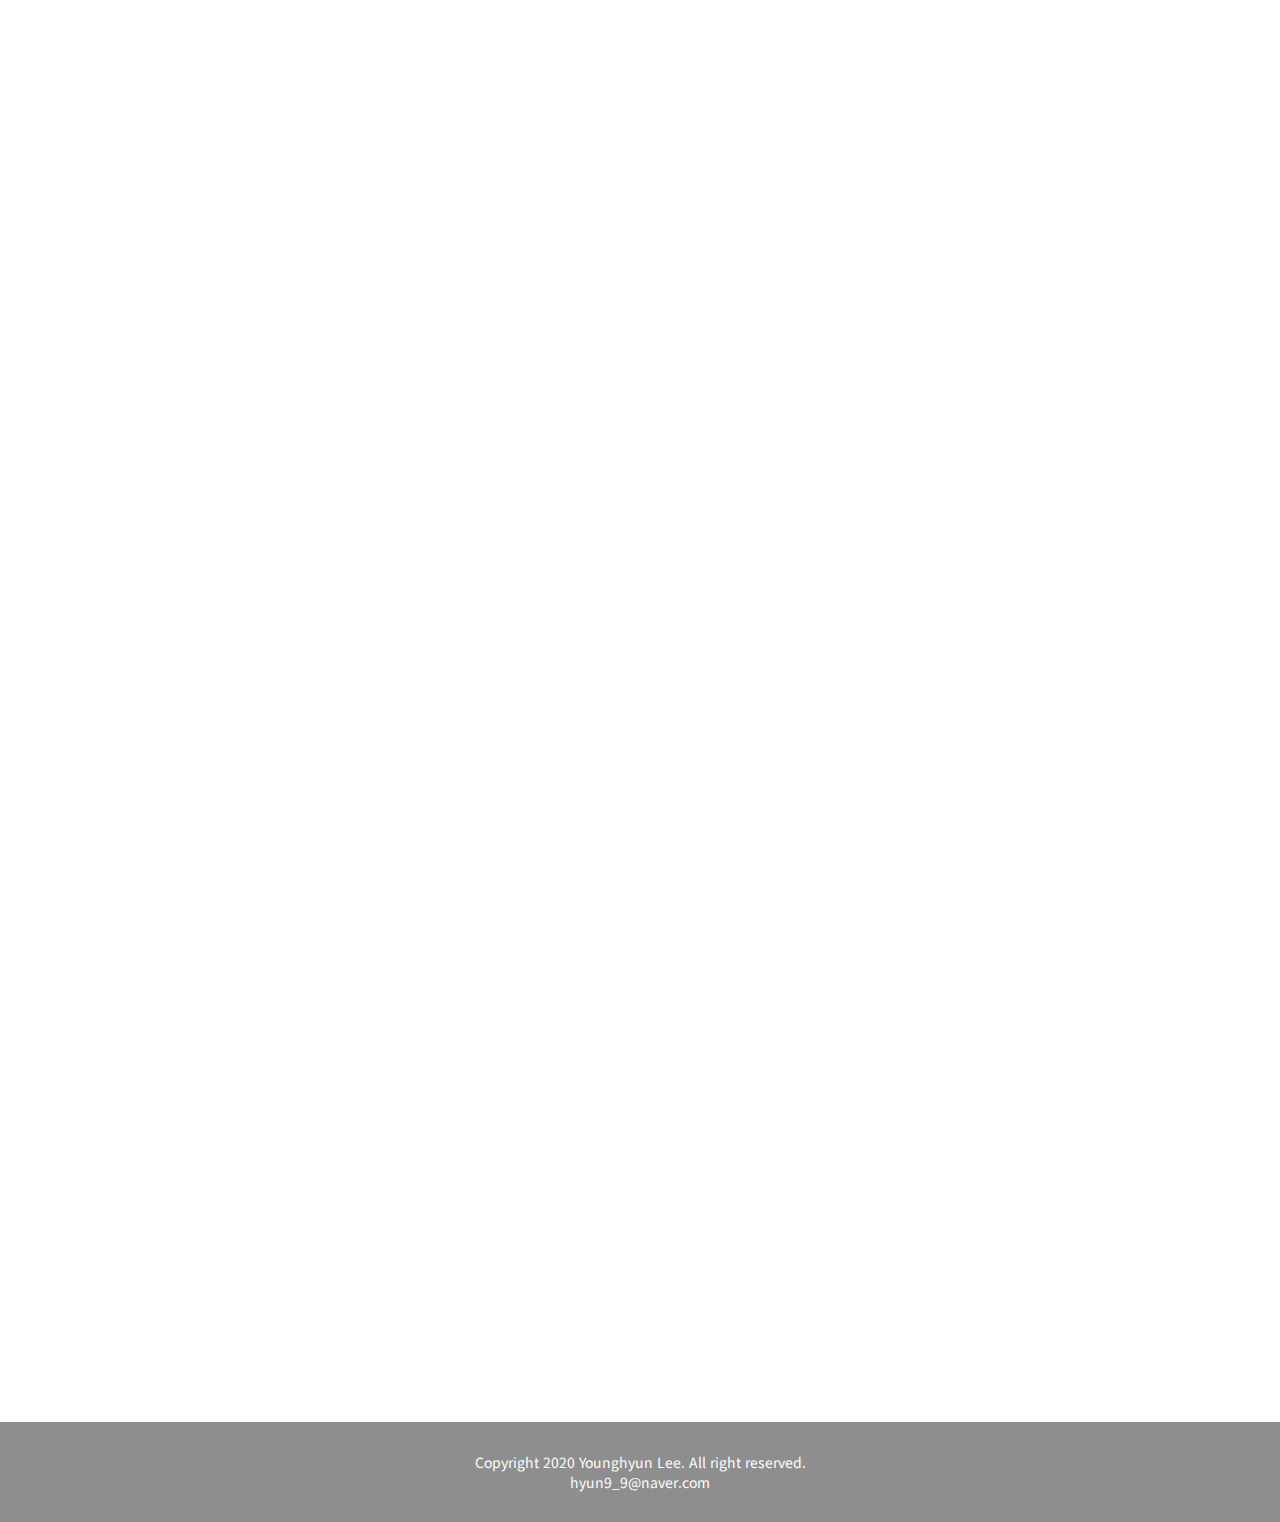
<file: sub02.html>
<!DOCTYPE html>
<html lang="ko" dir="ltr">
  <head>
    <meta charset="utf-8">
    <title>Young Hyun</title>
    <link rel="stylesheet" href="css/style.css">
    <link rel="stylesheet" href="css/aos.css">
    <link href="https://fonts.googleapis.com/css2?family=Noto+Sans+KR:wght@100;300;400;500;700;900&family=Roboto:ital,wght@0,100;0,300;0,400;0,500;0,700;0,900;1,100;1,300;1,400;1,500;1,700;1,900&display=swap" rel="stylesheet">
  </head>
  <body>
    <header id="anchor1">
      <nav>
        <div class="menu">
          <ul>
            <li><a href="index.html">Main</a></li>
            <li><a href="sub01.html">Identity</a></li>
            <li><a href="sub02.html"style="color:#999999" class="fixd">Package</a></li>
            <li><a href="sub03.html">Advertising</a></li>
            <li><a href="sub04.html">Poster</a></li>
          </ul>
        </div>
      </nav>
    </header>
<!--메인비주얼-->
<section>
  <div class="sub02_vi">
    <div class="sub02_vi_wrap">
      <div class="sub02_vi_tit"data-aos="fade-up" data-aos-duration="1000">
        <img src="img/Sub02/Sub02_tit_01.png" alt="sub02_tit_01">
      </div>
    </div>
  </div>
</section>

<!--포트폴리오-->
<section>
  <div class="sub02_pack">
    <div class="sub02_pack_wrap">
      <div class="sub02_pack_tit">
        <img src="img/Sub02/Sub02_tit_02.png" alt="sub02_tit_02">
      </div>
    </div>
  </div>

  <div class="pack__model">
    <div class="pack__model_wrap"data-aos="fade-down" data-aos-duration="500" data-aos-anchor-placement="top-center">
      <img src="img/Sub02/Sub02_tit_03.png" alt="sub02_tit_03">
    </div>
  </div>

  <div class="pack__model02">
    <div class="pack__model02_wrap"data-aos="fade-down" data-aos-duration="500" data-aos-anchor-placement="top-center">
      <img src="img/Sub02/Sub02_tit_04.png" alt="sub02_tit_04">
    </div>
  </div>

  <div class="pack01"data-aos="fade-up" data-aos-duration="500">
  </div>

  <div class="pack02"data-aos="fade-up" data-aos-duration="500">
    <div class="pack02_wrap">
      <div class="pack02_tit">
        <img src="img/Sub02/Sub02_img_02.png" alt="sub02_img_02">
      </div>
    </div>
  </div>

  <div class="pack03"data-aos="fade-up" data-aos-duration="500">
  </div>

</section>

<!--콘텐츠-->
<section>
  <div class="con">
    <div class="con_wrap">
      <div class="con_01"data-aos="zoom-in-up" data-aos-duration="500"><a href="index.html"><img src="img/02_main_05.png" alt="Main"></a></div>
      <div class="con_02"data-aos="zoom-in-up" data-aos-duration="500"><a href="sub01.html"><img src="img/02_main_01.png" alt="Identity"></a></div>
      <div class="con_03"data-aos="zoom-in-up" data-aos-duration="500"><a href="sub03.html"><img src="img/02_main_03.png" alt="Advertising"></a></div>
      <div class="con_04"data-aos="zoom-in-up" data-aos-duration="500"><a href="sub04.html"><img src="img/02_main_04.png" alt="Poster"></a></div>
    </div>
  </div>
</section>

<footer>
  <div class="footer_wrap">
    <span class="footer_txt">Copyright 2020 Younghyun Lee. All right reserved.<br>hyun9_9@naver.com</span>
  </div>
</footer>

<!--top버튼-->
<a onclick="fnMove('1')"><div class="top_bt"></div></a>

<!--스크롤 스크립트-->
<script type="text/javascript" src="js/jquery-latest.js"></script>
<script>
  function fnMove(seq){
    var offset = $("#anchor" + seq).offset();
    $('html,body').animate({scrollTop : offset.top}, 1200);
  }
</script>

<!--AOS 스크립트-->
<script type="text/javascript" src="js/aos.js"></script>
<script>
  AOS.init({
    easing: 'ease-in-out-sine'
  });
</script>
  </body>

</html>
</file>
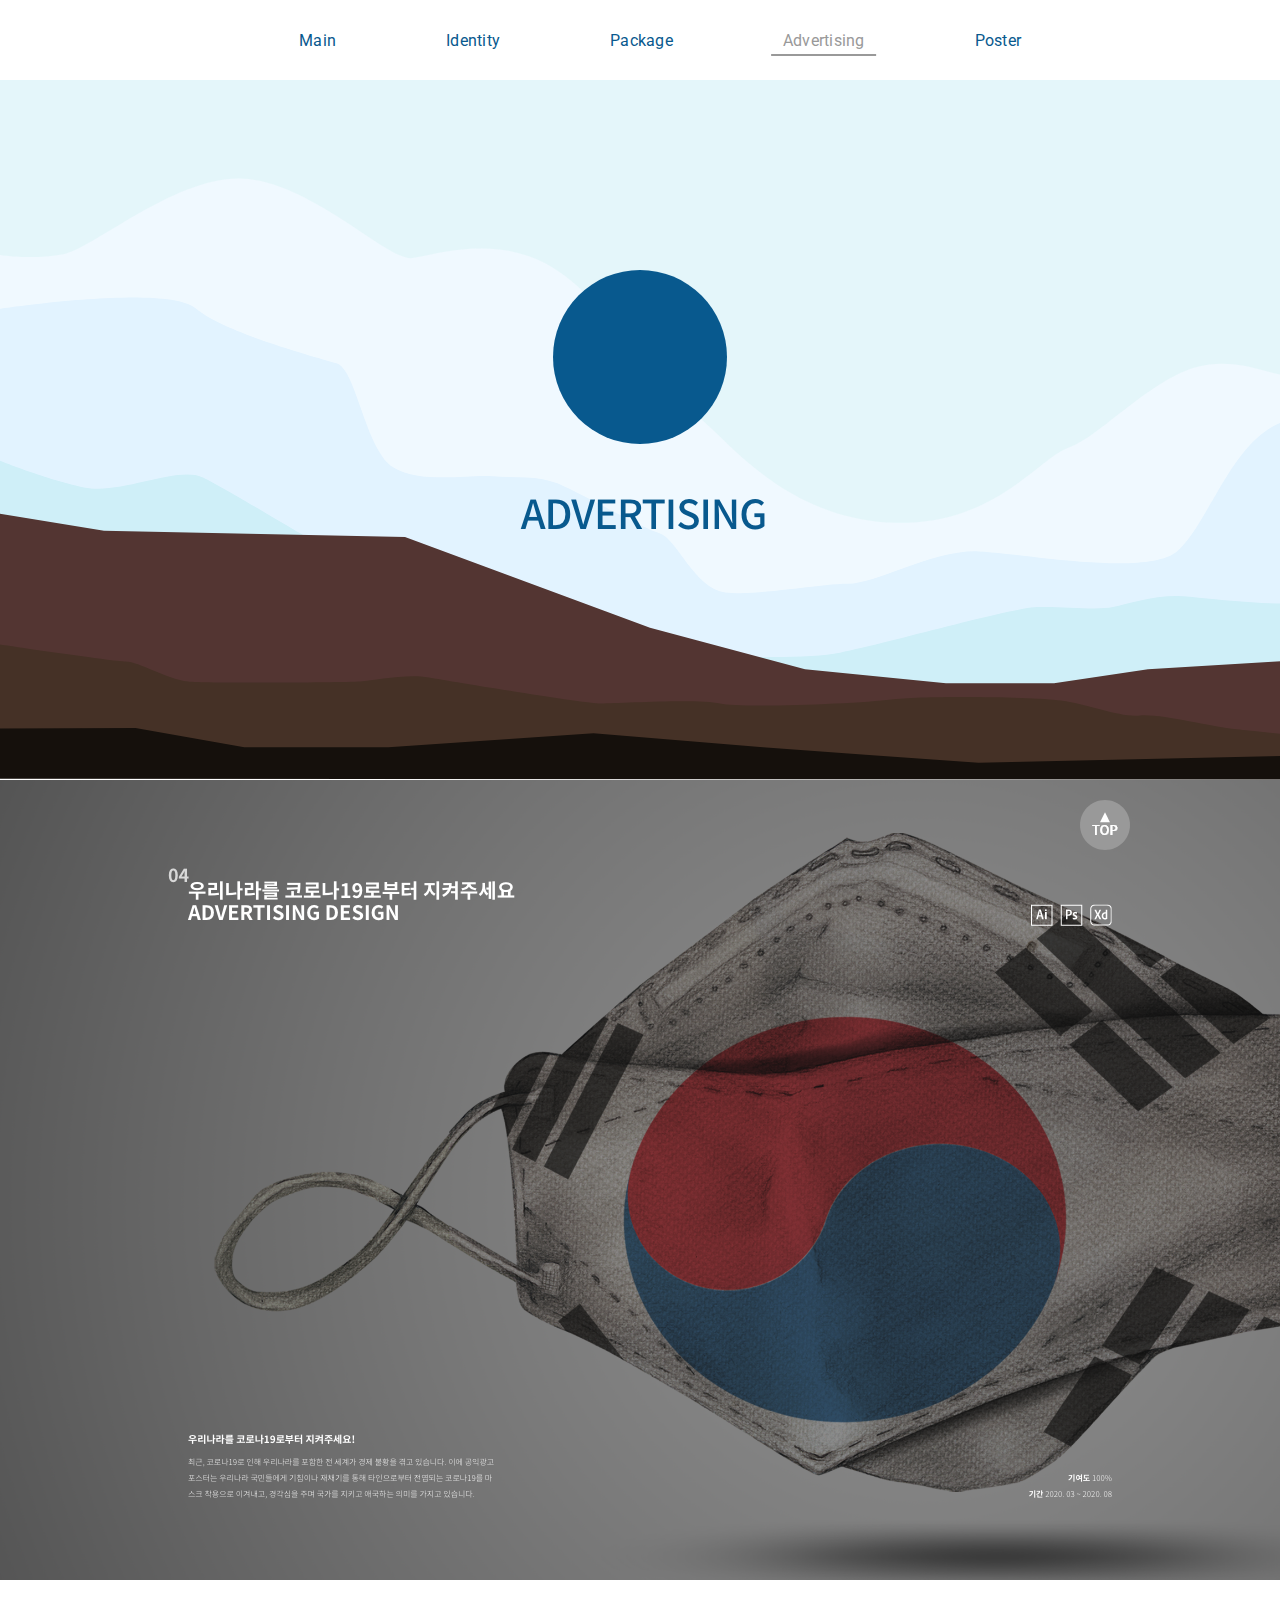
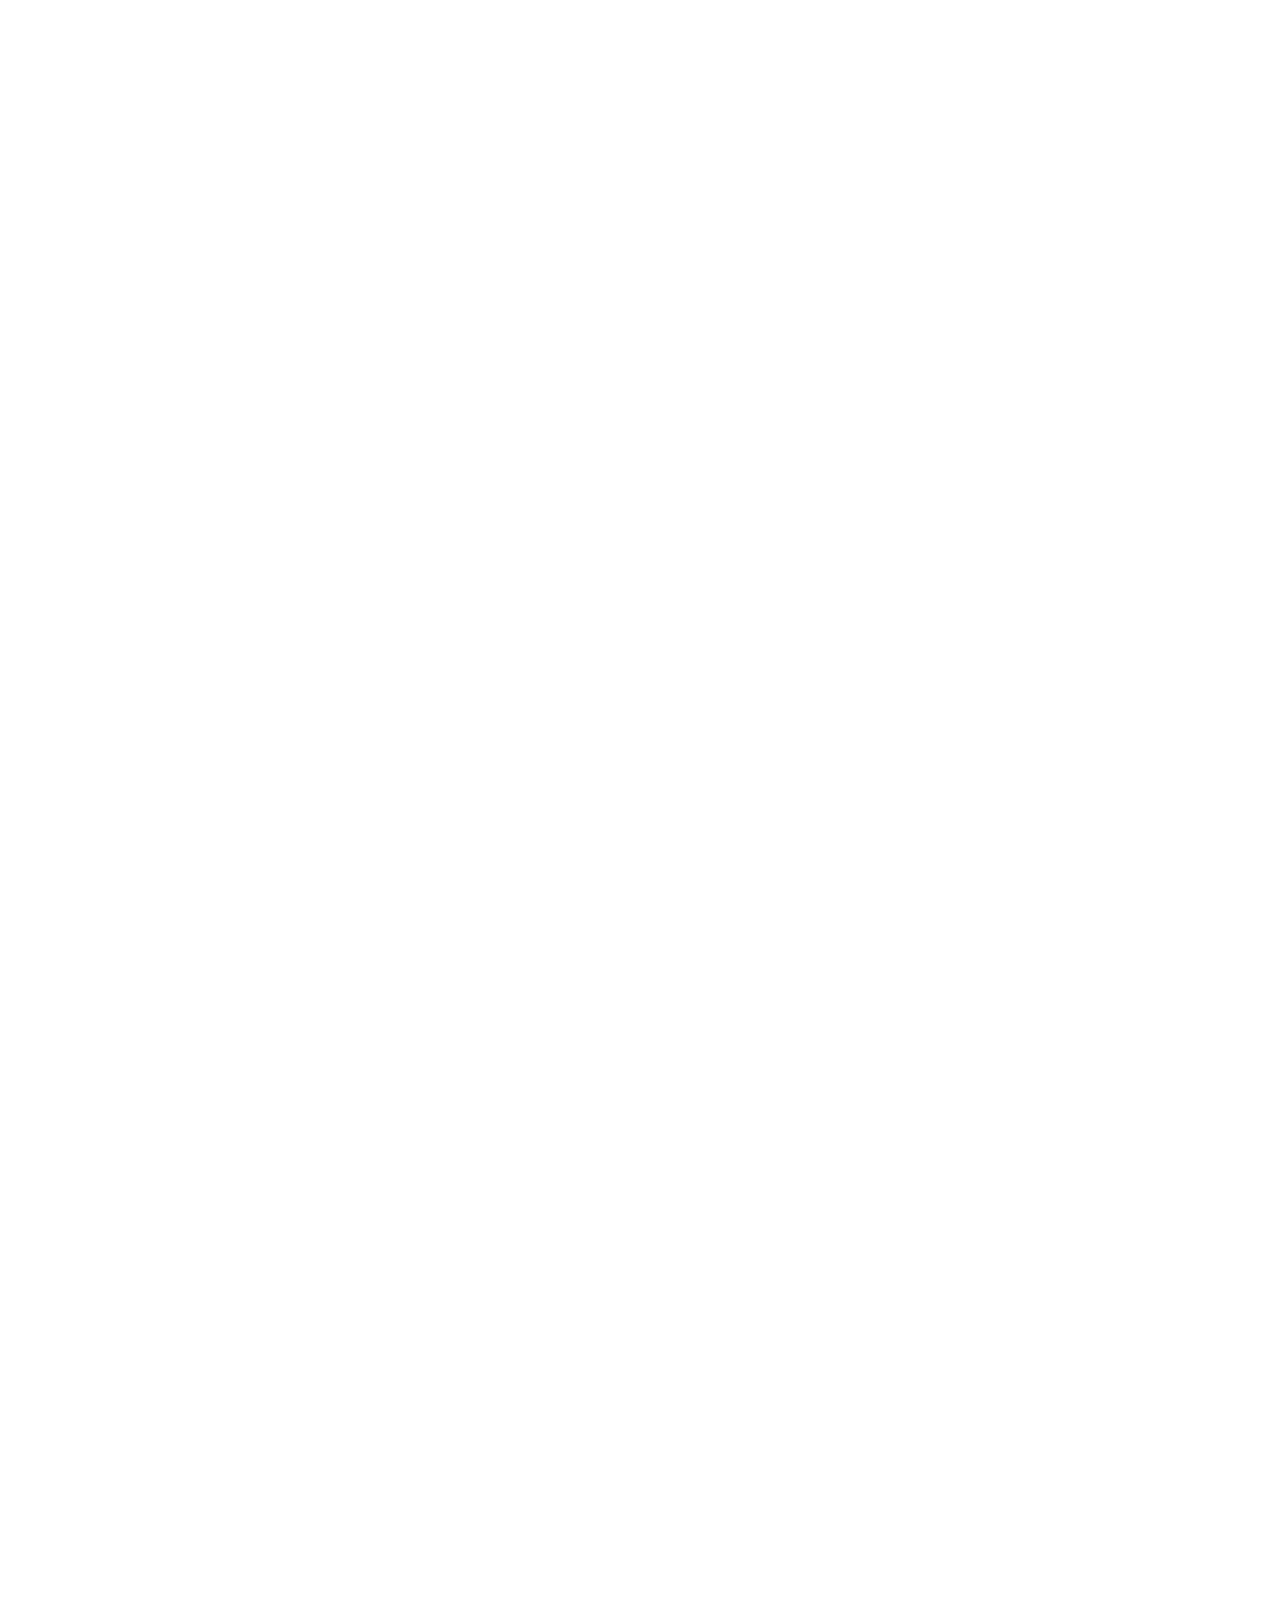
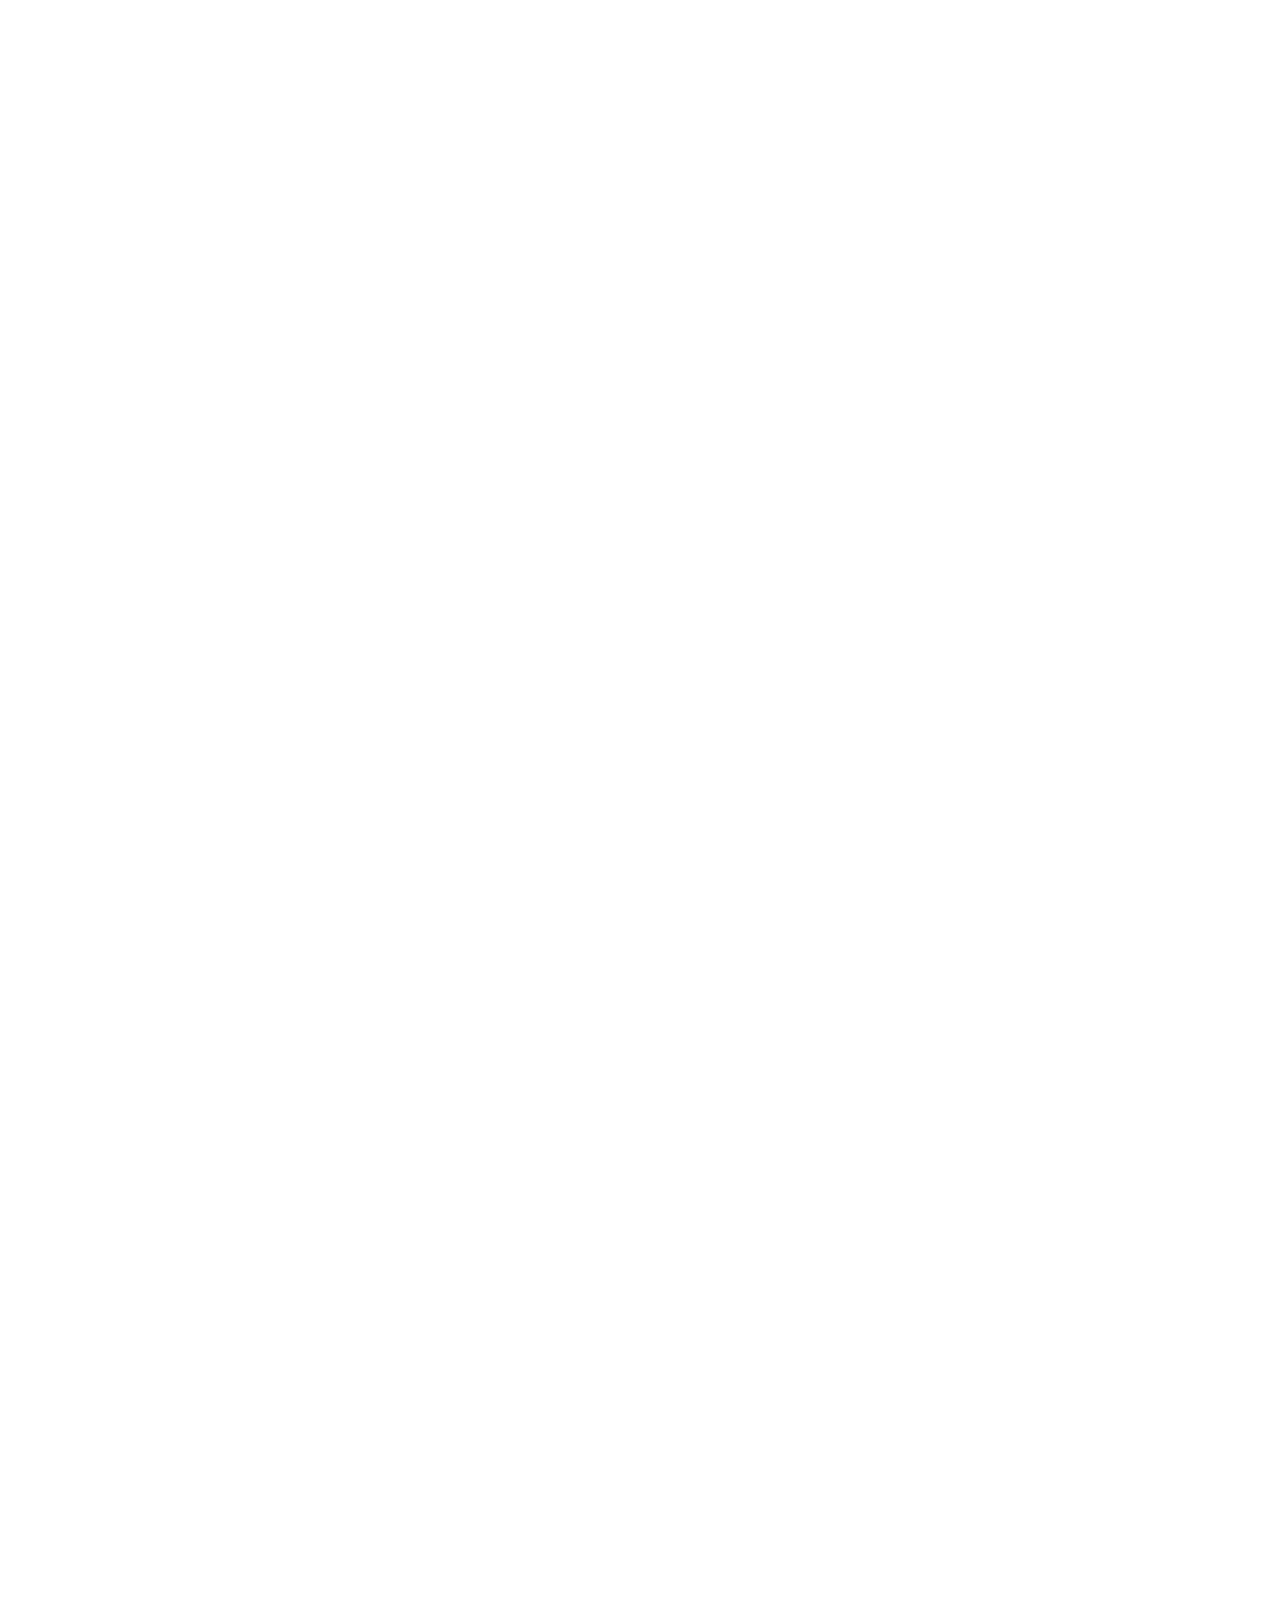
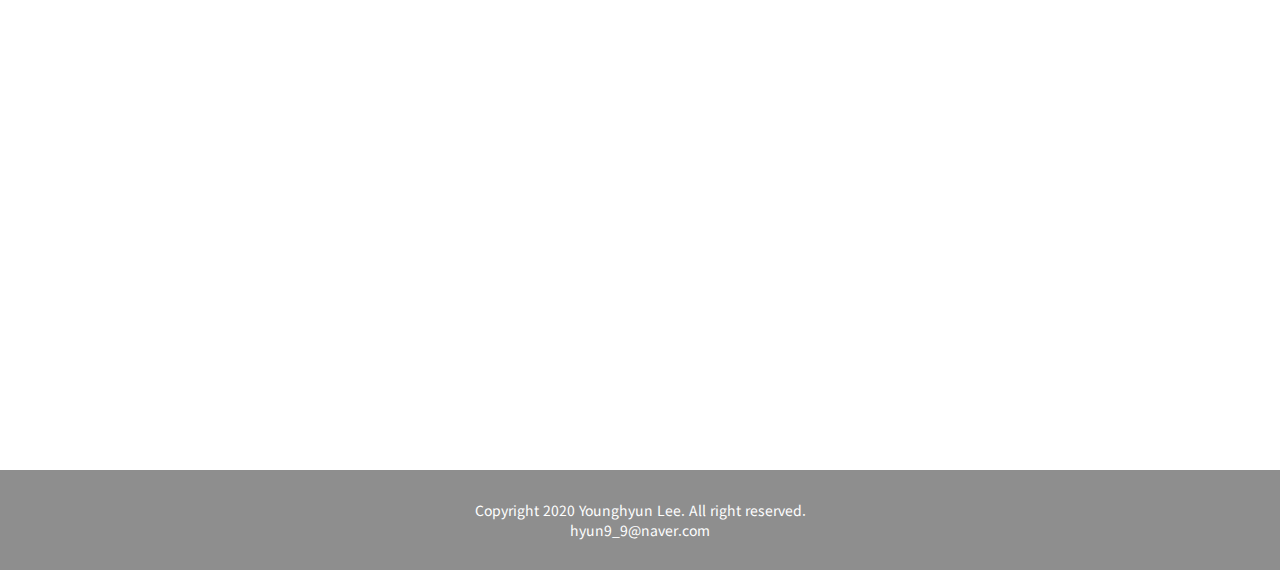
<file: sub03.html>
<!DOCTYPE html>
<html lang="ko" dir="ltr">
  <head>
    <meta charset="utf-8">
    <title>Young Hyun</title>
    <link rel="stylesheet" href="css/style.css">
    <link rel="stylesheet" href="css/aos.css">
    <link href="https://fonts.googleapis.com/css2?family=Noto+Sans+KR:wght@100;300;400;500;700;900&family=Roboto:ital,wght@0,100;0,300;0,400;0,500;0,700;0,900;1,100;1,300;1,400;1,500;1,700;1,900&display=swap" rel="stylesheet">
  </head>
  <body>
    <header id="anchor1">
      <nav>
        <div class="menu">
          <ul>
            <li><a href="index.html">Main</a></li>
            <li><a href="sub01.html">Identity</a></li>
            <li><a href="sub02.html">Package</a></li>
            <li><a href="sub03.html"style="color:#999999" class="fixd">Advertising</a></li>
            <li><a href="sub04.html">Poster</a></li>
          </ul>
        </div>
      </nav>
    </header>
<!--메인비주얼-->
<section>
  <div class="sub03_vi">
    <div class="sub03_vi_wrap">
      <div class="sub03_vi_tit"data-aos="fade-up" data-aos-duration="1000">
        <img src="img/Sub03/Sub03_tit_01.png" alt="sub03_tit_01">
      </div>
    </div>
  </div>
</section>

<!--포트폴리오-->
<section>
  <div class="sub03_adver">
    <div class="sub03_adver_wrap">
      <div class="sub03_adver_tit">
        <img src="img/Sub03/Sub03_tit_02.png" alt="sub03_tit_02">
      </div>
    </div>
  </div>

  <div class="adver_model">
    <div class="adver_model_wrap"data-aos="fade-down" data-aos-duration="1000">
        <img src="img/Sub03/Sub03_tit_03.png" alt="sub03_tit_03">
    </div>
  </div>

  <div class="adver01"data-aos="fade-up" data-aos-duration="1000">
    <img src="img/Sub03/Sub03_img_01.png" alt="sub03_img_01">
  </div>

  <div class="adver02"data-aos="fade-up" data-aos-duration="1000">
    <div class="adver02_wrap">
      <img src="img/Sub03/Sub03_img_02.png" alt="Sub03_img_01">
    </div>
  </div>

  <div class="adver03"data-aos="fade-up" data-aos-duration="1000">
    <div class="adver03_wrap">
      <img src="img/Sub03/Sub03_img_03.png" alt="sub03_img_03.png">
    </div>
  </div>

</section>

<!--콘텐츠-->
<section>
  <div class="con">
    <div class="con_wrap">
      <div class="con_01"data-aos="zoom-in-up" data-aos-duration="500"><a href="index.html"><img src="img/02_main_05.png" alt="Main"></a></div>
      <div class="con_02"data-aos="zoom-in-up" data-aos-duration="500"><a href="sub01.html"><img src="img/02_main_01.png" alt="Identity"></a></div>
      <div class="con_03"data-aos="zoom-in-up" data-aos-duration="500"><a href="sub02.html"><img src="img/02_main_02.png" alt="Package"></a></div>
      <div class="con_04"data-aos="zoom-in-up" data-aos-duration="500"><a href="sub04.html"><img src="img/02_main_04.png" alt="Poster"></a></div>
    </div>
  </div>
</section>

<footer>
  <div class="footer_wrap">
    <span class="footer_txt">Copyright 2020 Younghyun Lee. All right reserved.<br>hyun9_9@naver.com</span>
  </div>
</footer>

<!--top버튼-->
<a onclick="fnMove('1')"><div class="top_bt"></div></a>

<!--스크롤 스크립트-->
<script type="text/javascript" src="js/jquery-latest.js"></script>
<script>
  function fnMove(seq){
    var offset = $("#anchor" + seq).offset();
    $('html,body').animate({scrollTop : offset.top}, 1200);
  }
</script>

<!--AOS 스크립트-->
<script type="text/javascript" src="js/aos.js"></script>
<script>
  AOS.init({
    easing: 'ease-in-out-sine'
  });
</script>
  </body>

</html>
</file>
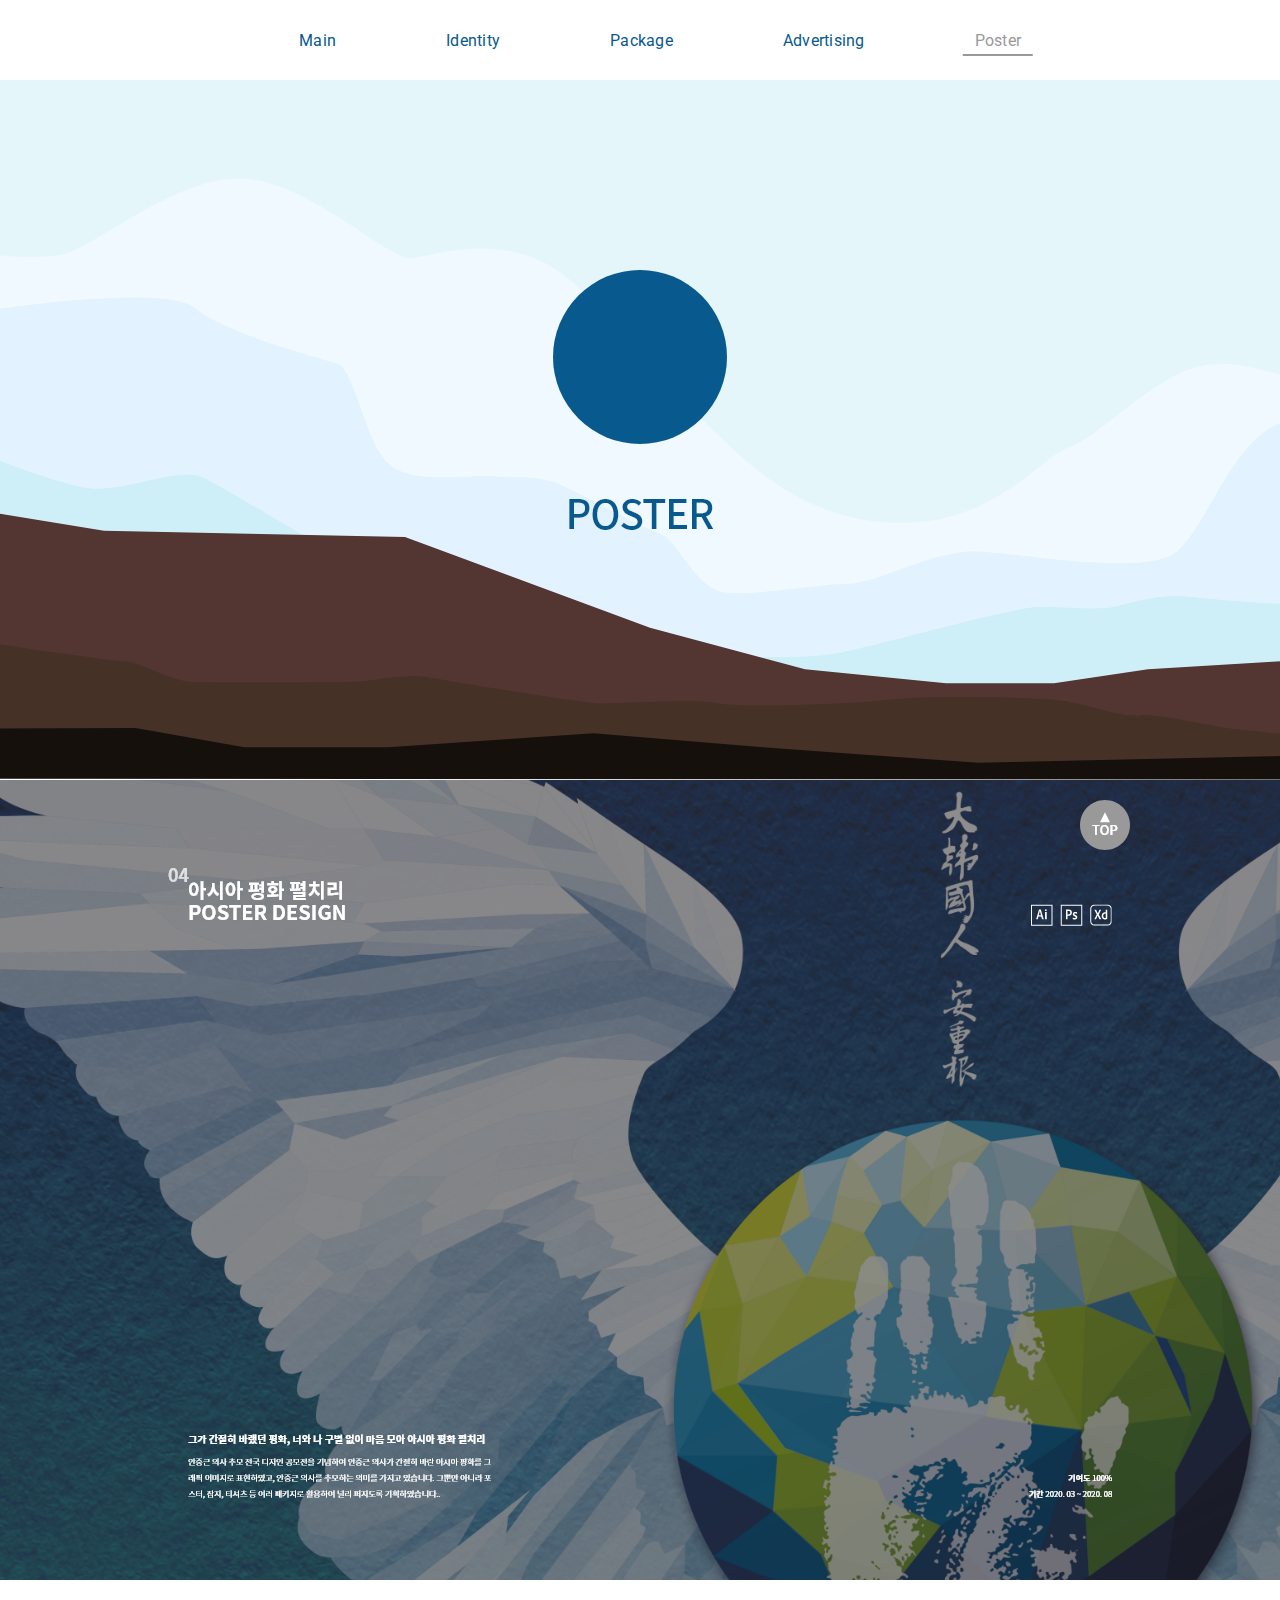
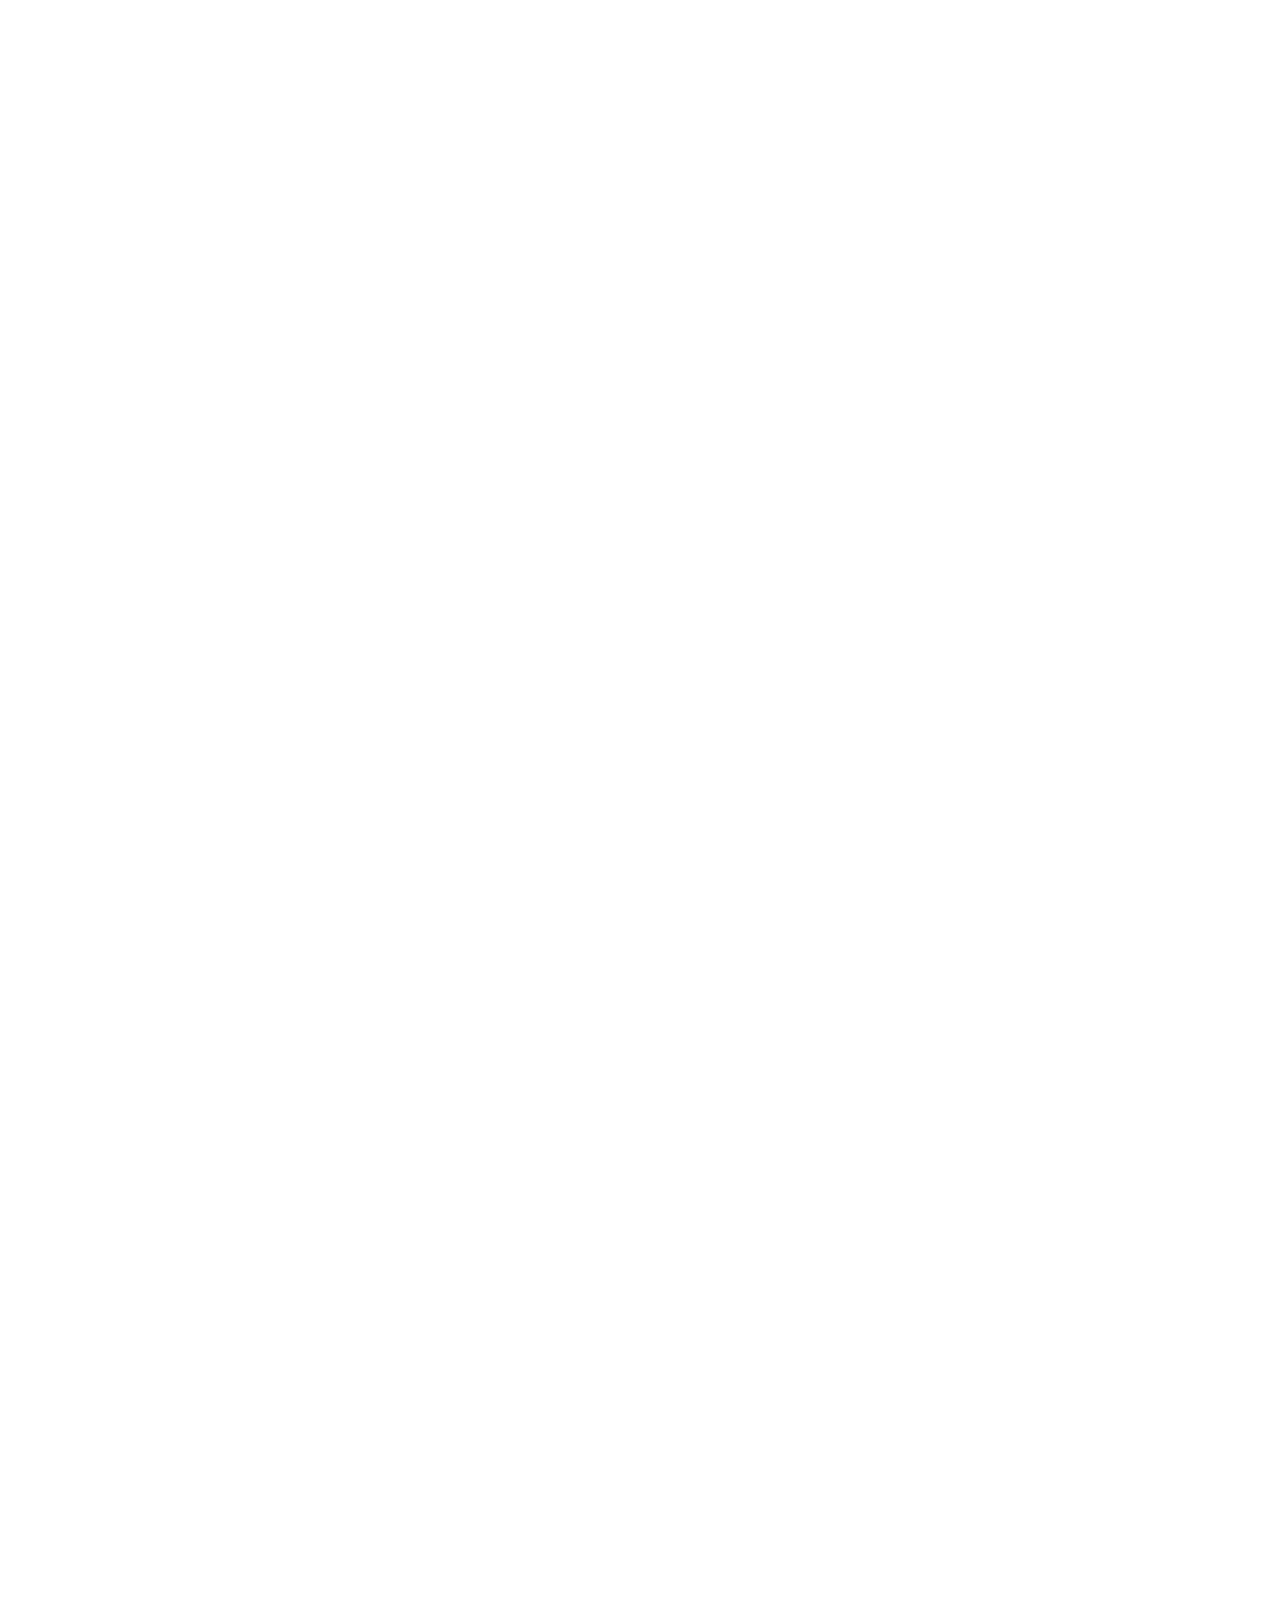
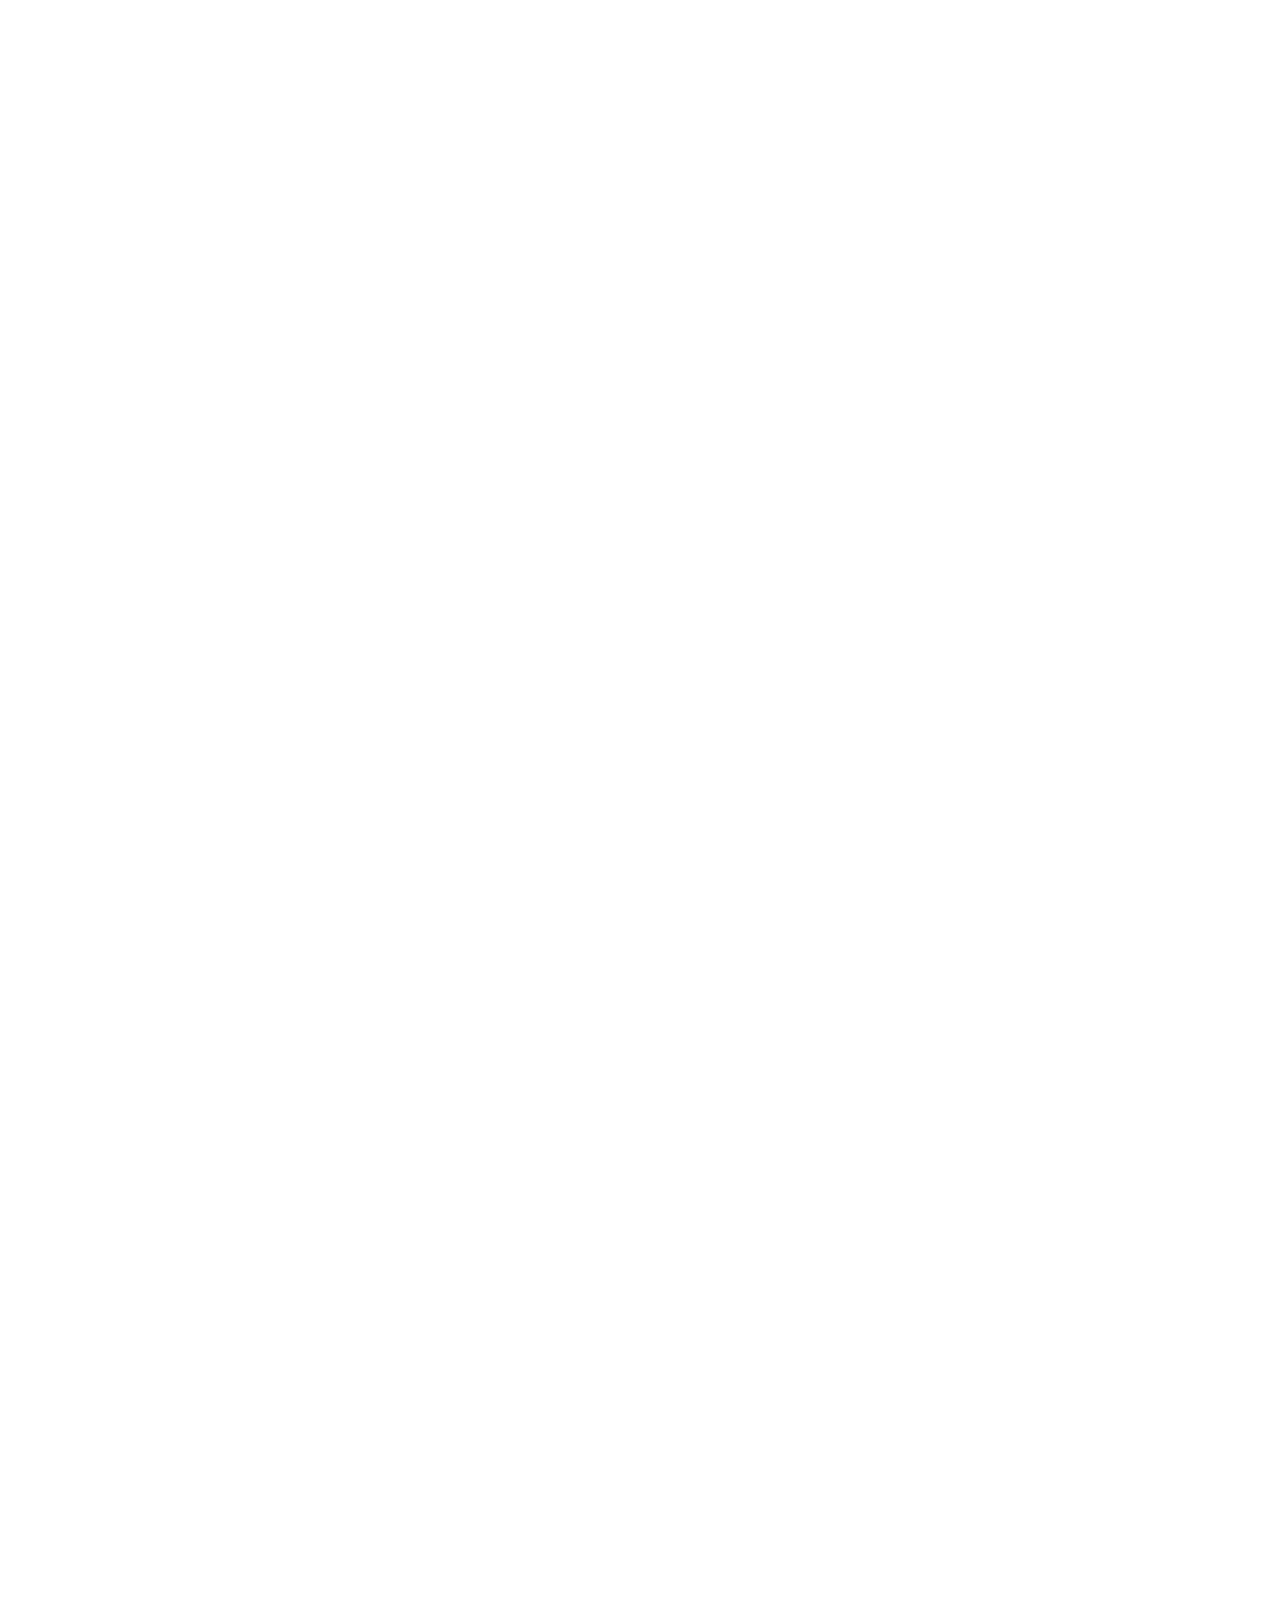
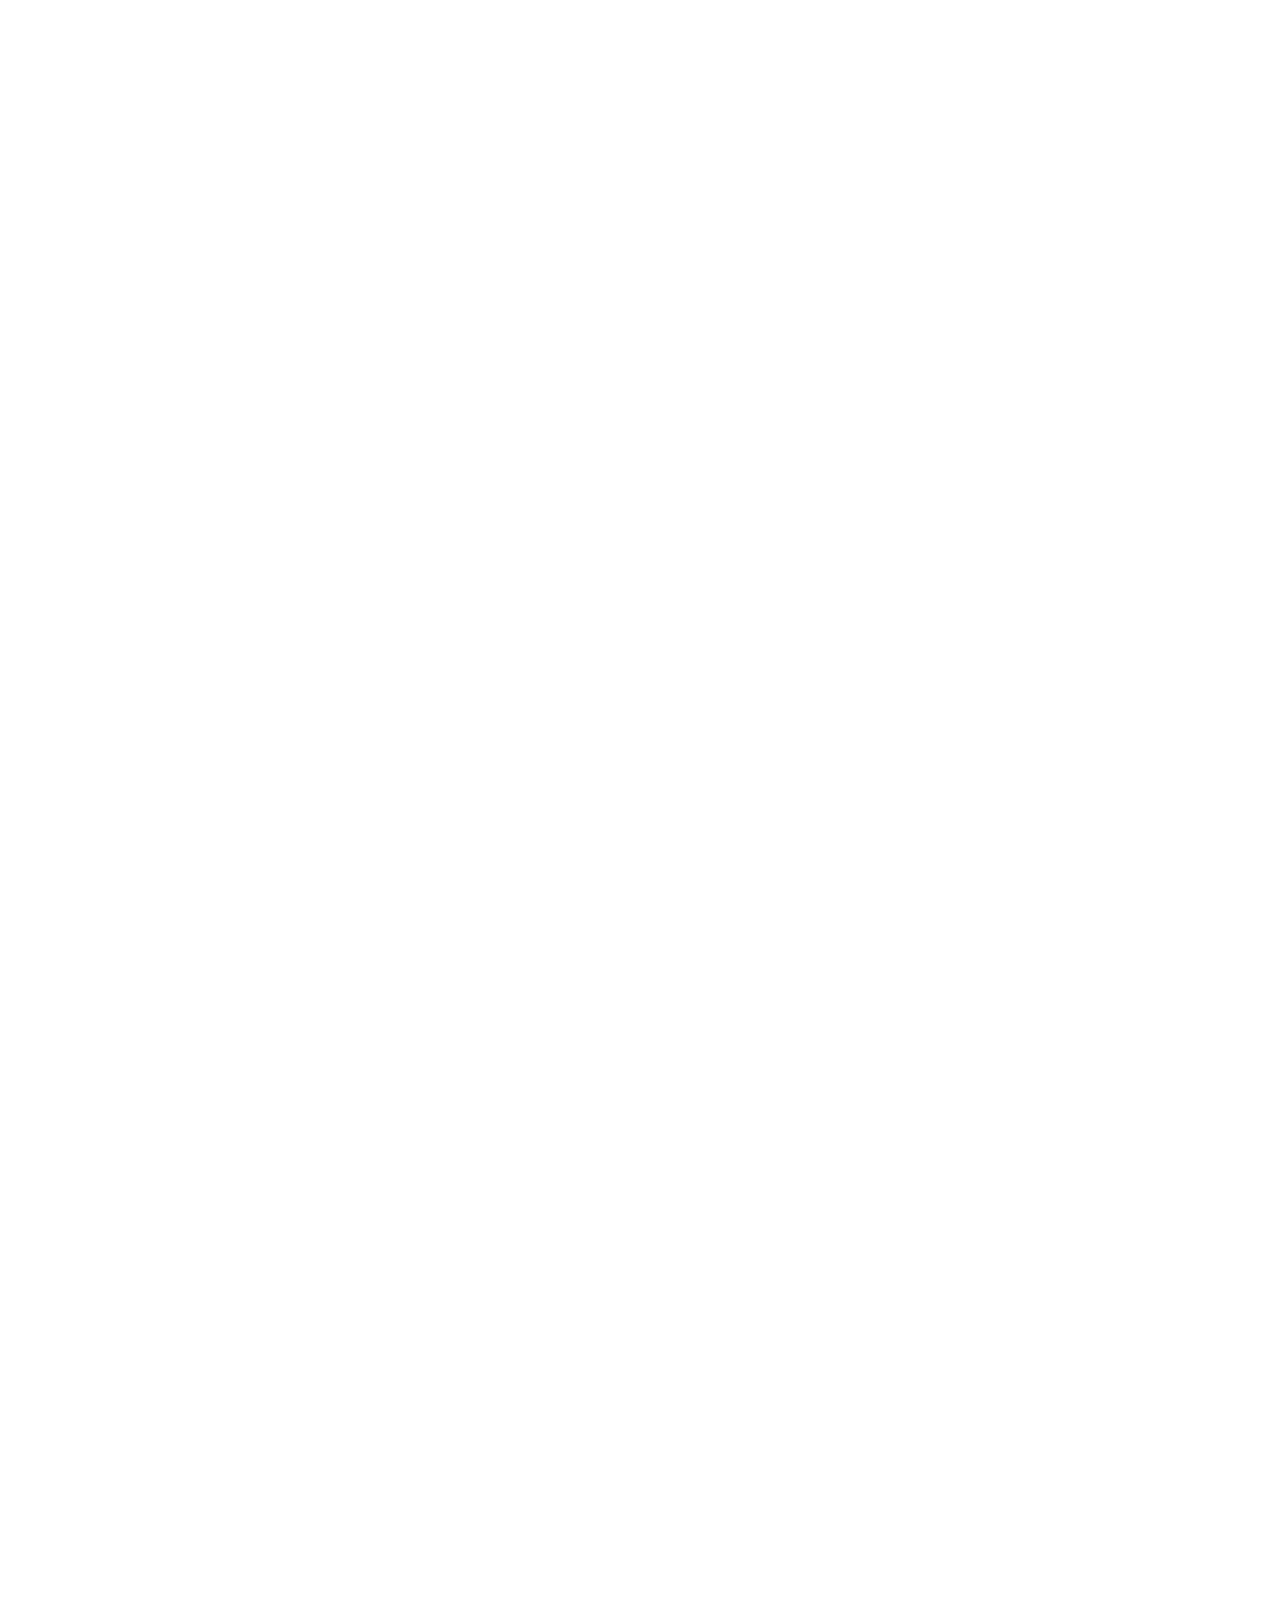
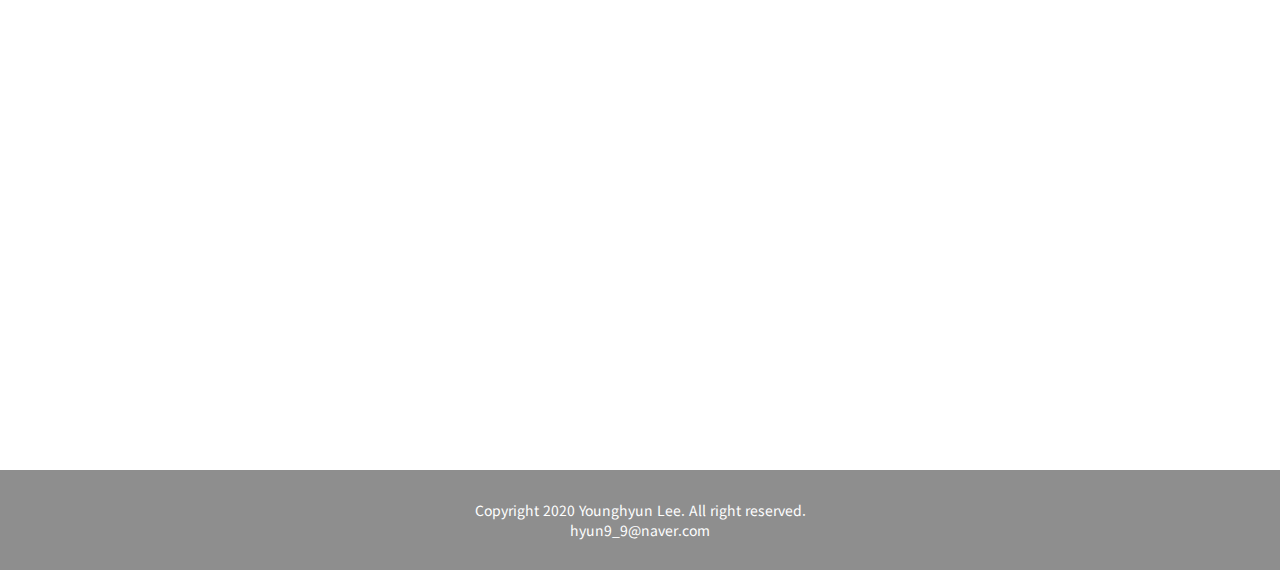
<file: sub04.html>
<!DOCTYPE html>
<html lang="ko" dir="ltr">
  <head>
    <meta charset="utf-8">
    <title>Young Hyun</title>
    <link rel="stylesheet" href="css/style.css">
    <link rel="stylesheet" href="css/aos.css">
    <link href="https://fonts.googleapis.com/css2?family=Noto+Sans+KR:wght@100;300;400;500;700;900&family=Roboto:ital,wght@0,100;0,300;0,400;0,500;0,700;0,900;1,100;1,300;1,400;1,500;1,700;1,900&display=swap" rel="stylesheet">
  </head>
  <body>
    <header id="anchor1">
      <nav>
        <div class="menu">
          <ul>
            <li><a href="index.html">Main</a></li>
            <li><a href="sub01.html">Identity</a></li>
            <li><a href="sub02.html">Package</a></li>
            <li><a href="sub03.html">Advertising</a></li>
            <li><a href="sub04.html"style="color:#999999" class="fixd">Poster</a></li>
          </ul>
        </div>
      </nav>
    </header>
<!--메인비주얼-->
<section>
  <div class="sub04_vi">
    <div class="sub04_vi_wrap">
      <div class="sub04_vi_tit"data-aos="fade-up" data-aos-duration="1000">
        <img src="img/Sub04/Sub04_tit_01.png" alt="sub04_tit_01">
      </div>
    </div>
  </div>
</section>

<!--포트폴리오-->
<section>
  <div class="sub04_poster">
    <div class="sub04_poster_wrap">
      <div class="sub04_poster_tit">
        <img src="img/Sub04/Sub04_tit_02.png" alt="sub04_tit_02">
      </div>
    </div>
  </div>

  <div class="poster_model">
    <div class="poster_model_wrap"data-aos="fade-down" data-aos-duration="1000">
        <img src="img/Sub04/Sub04_tit_03.png" alt="sub04_tit_03">
    </div>
  </div>

  <div class="poster01"data-aos="fade-up" data-aos-duration="1000">
    <img src="img/Sub04/Sub04_img_01.png" alt="sub04_img_01">
  </div>

  <div class="poster02"data-aos="fade-up" data-aos-duration="1000">
    <img src="img/Sub04/Sub04_img_02.png" alt="sub04_img_02">
  </div>

  <div class="poster03"data-aos="fade-up" data-aos-duration="1000">
    <img src="img/Sub04/Sub04_img_03.png" alt="sub04_img_03">
  </div>

  <div class="poster04"data-aos="fade-up" data-aos-duration="1000">
    <img src="img/Sub04/Sub04_img_04.png" alt="sub04_img_04">
  </div>

  <div class="poster05"data-aos="fade-up" data-aos-duration="1000">
    <img src="img/Sub04/Sub04_img_05.png" alt="sub04_img_05">
  </div>

</section>

<!--콘텐츠-->
<section>
  <div class="con">
    <div class="con_wrap">
      <div class="con_01"data-aos="zoom-in-up" data-aos-duration="500"><a href="index.html"><img src="img/02_main_05.png" alt="Main"></a></div>
      <div class="con_02"data-aos="zoom-in-up" data-aos-duration="500"><a href="sub01.html"><img src="img/02_main_01.png" alt="Identity"></a></div>
      <div class="con_03"data-aos="zoom-in-up" data-aos-duration="500"><a href="sub02.html"><img src="img/02_main_02.png" alt="Package"></a></div>
      <div class="con_04"data-aos="zoom-in-up" data-aos-duration="500"><a href="sub03.html"><img src="img/02_main_03.png" alt="Advertising"></a></div>
    </div>
  </div>
</section>

<footer>
  <div class="footer_wrap">
    <span class="footer_txt">Copyright 2020 Younghyun Lee. All right reserved.<br>hyun9_9@naver.com</span>
  </div>
</footer>

<!--top버튼-->
<a onclick="fnMove('1')"><div class="top_bt"></div></a>

<!--스크롤 스크립트-->
<script type="text/javascript" src="js/jquery-latest.js"></script>
<script>
  function fnMove(seq){
    var offset = $("#anchor" + seq).offset();
    $('html,body').animate({scrollTop : offset.top}, 1200);
  }
</script>

<!--AOS 스크립트-->
<script type="text/javascript" src="js/aos.js"></script>
<script>
  AOS.init({
    easing: 'ease-in-out-sine'
  });
</script>
  </body>

</html>
</file>
<file: css/style.css>
*{margin: 0; }
html{font-size: 10px; }
body{font-size: 1rem;}
a{text-decoration: none;}

header{background-color: #ffffff; width: 100%;height: 8rem;}
header > nav{margin: auto; width: 102.4rem; height: 8rem; display:flex; justify-content:center; align-items: center;}

/*--메뉴--*/
header > nav > .menu{display: inline-block;}
header > nav > .menu > ul{list-style: none;}
header > nav > .menu > ul > li{float: left; margin: 0rem 4.3rem;}
header > nav > .menu > ul > li > a{color: #08598E; font-family: 'Roboto', sans-serif; font-size: 1.6rem; font-weight: 3 00;letter-spacing: 0.025rem; text-decoration: none; position: relative; padding: 6px 12px;}
header > nav > .menu > ul > li > a:hover{color: #999999;}
header > nav > .menu > ul > li > a::after{content: ""; position: absolute; bottom: 0; left: 50%; transform: translateX(-50%); width: 0%; height: 2px; background: #999999; transition: all .2s ease-out;}
header > nav > .menu > ul > li > a:hover::after{width: 100%}

header > nav > .menu > ul > li > .fixd::before{content: ""; position: absolute; bottom: 0; left: 50%; transform: translateX(-50%); width: 100%; height: 2px; background: #999999; transition: all .2s ease-out;}


/*--메인비주얼--*/
section > .main{background-image: url('../img/01_main_bg.png'); height: 70rem; background-size:cover;}
section > .main > .main_wrap{margin: auto; width: 102.4rem; height: 70rem;}
section > .main > .main_wrap > .main_title{text-align: center; padding-top: 19rem;}

/*--프로필--*/
section > .profile > .profile_wrap{margin: auto;width: 102.4rem;}
section > .profile > .profile_wrap > .profile_01{padding-top:7.5rem;}
section > .profile > .profile_wrap > .profile_02 {margin-top: 7rem;}
section > .profile > .profile_wrap > .profile_03{margin-top: 7rem;}
section > .profile > .profile_wrap > .profile_04{margin-top: 7rem;}
section > .profile > .profile_wrap > .profile_05{margin-top: 7rem;}

/*--콘텐츠--*/
section > .con > .con_wrap{margin: auto; width: 102.4rem; height: 26.6rem; padding-top: 5rem;}
section > .con > .con_wrap > .con_01{float: left; margin-left: 2rem; margin-right: 4rem; overflow: hidden;}
section > .con > .con_wrap > .con_01 > a > img{transform:scale(1.0);transition: transform .35s;}
section > .con > .con_wrap > .con_01 > a > img:hover{transform:scale(1.2);  transition: transform .35s;}

section > .con > .con_wrap > .con_02{float: left; margin-right: 4rem; overflow: hidden;}
section > .con > .con_wrap > .con_02 > a > img{transform:scale(1.0);transition: transform .35s;}
section > .con > .con_wrap > .con_02 > a > img:hover{transform:scale(1.2);  transition: transform .35s;}

section > .con > .con_wrap > .con_03{float: left; margin-right: 4rem; overflow: hidden;}
section > .con > .con_wrap > .con_03 > a > img{transform:scale(1.0);transition: transform .35s;}
section > .con > .con_wrap > .con_03 > a > img:hover{transform:scale(1.2);  transition: transform .35s;}

section > .con > .con_wrap > .con_04{float: left; margin-right: 2rem; overflow: hidden;}
section > .con > .con_wrap > .con_04 > a > img{transform:scale(1.0);transition: transform .35s;}
section > .con > .con_wrap > .con_04 > a > img:hover{transform:scale(1.2);  transition: transform .35s;}

/*--서브01--*/
section > .sub01_vi{background-image: url('../img/01_main_bg.png'); height: 70rem; background-size:cover;}
section > .sub01_vi > .sub01_vi_wrap{margin: auto; width: 102.4rem; height: 70rem;}
section > .sub01_vi > .sub01_vi_wrap > .sub01_vi_tit{text-align: center; padding-top: 19rem;}

/*--서브01포트폴리오--*/
section > .iden{background-image: url('../img/Sub01/Sub01_bg_02.png'); height: 60rem; background-size:cover;}
section > .iden > .iden_wrap{margin: auto; width: 102.4rem; height: 60rem;}
section > .iden > .iden_wrap > .iden_tit{text-align: center; padding-top: 3.5rem;}

section > .iden_model{margin: auto; width: 102.4rem;}
section > .iden_model > .iden_model_wrap{text-align: center; padding-top: 7.5rem;}

section > .iden_model02{margin: auto; width: 102.4rem;}
section > .iden_model02 > .iden_model_wrap02{text-align: center; padding-top: 7.5rem;padding-bottom: 2rem;}

section > .business{background-image: url('../img/Sub01/Sub01_bg_03.png'); height: 70rem; background-size:cover;}
section > .business > .business_wrap{margin: auto; width: 102.4rem; height: 70rem;}
section > .business > .business_wrap > .business_tit{text-align: center;}

section > .idcards{background-color: #0083CE; height: 80rem;}
section > .idcards > .idcards_wrap{margin: auto; width: 102.4rem; height: 80rem;}
section > .idcards > .idcards_wrap > .idcards_tit{text-align: center;}

section > .envelope{margin: auto;}
section > .envelope > .envelope_wrap{text-align: center; padding-top: 2rem; padding-bottom: 5rem;}

section > .iden02{background-image: url('../img/Sub01/Sub01_bg_02.png'); height: 70rem; background-size:cover;}
section > .iden02 > .iden02_wrap{margin: auto; width: 102.4rem; height: 70rem;}
section > .iden02 > .iden02_wrap > .iden02_tit{text-align: center; padding-top: 10.5rem;}

section > .iden_model03{margin: auto; width: 102.4rem;}
section > .iden_model03 > .iden_model03_wrap{text-align: center; padding-top: 7.5rem;}

section > .iden_model04{margin: auto; width: 102.4rem;}
section > .iden_model04 > .iden_model04_wrap{text-align: center; padding-top: 7.5rem;padding-bottom: 2rem;}

section > .banner{background-color: #c6c6c6; height: 70rem;}
section > .banner > .banner_wrap{margin: auto; width: 102.4rem; height: 70rem;}
section > .banner > .banner_wrap > .banner_tit{text-align: center;}

section > .keyring{background-image: url('../img/Sub01/Sub01_bg_05.png'); height: 70rem; background-size:cover;}
section > .keyring > .keyring_wrap{margin: auto; width: 102.4rem; height: 70rem;}
section > .keyring > .keyring_wrap > .keyring_tit{text-align: center;}

section > .parkinglot{background-image: url('../img/Sub01/Sub01_bg_06.png'); height: 80rem; background-size:cover;}
section > .parkinglot > .parkinglot_wrap{margin: auto; width: 102.4rem; height: 80rem;}
section > .parkinglot > .parkinglot_wrap > .parkinglot_tit{text-align: center;}


/*--서브02--*/
section > .sub02_vi{background-image: url('../img/01_main_bg.png'); height: 70rem; background-size:cover;}
section > .sub02_vi > .sub02_vi_wrap{margin: auto; width: 102.4rem; height: 70rem;}
section > .sub02_vi > .sub02_vi_wrap > .sub02_vi_tit{text-align: center; padding-top: 19rem;}

/*--서브02포트폴리오--*/
section > .sub02_pack{background-image: url('../img/Sub02/Sub02_bg_01.png'); height: 70rem; background-size:cover;}
section > .sub02_pack > .sub02_pack_wrap{margin: auto; width: 102.4rem; height: 70rem;}
section > .sub02_pack > .sub02_pack_wrap > .sub02_pack_tit{text-align: center; padding-top: 4.2rem;}

section > .pack__model{margin: auto; width: 102.4rem;}
section > .pack__model > .pack__model_wrap{text-align: center;padding-top: 7.5rem; padding-bottom: 9rem;}

section > .pack__model02{margin: auto; width: 102.4rem;}
section > .pack__model02 > .pack__model02_wrap{text-align: center; padding-bottom: 2rem;}

section > .pack01{background-image: url('../img/Sub02/Sub02_img_01.png'); height: 80rem; background-size:cover;}

section > .pack02{background-image: url('../img/Sub02/Sub02_bg_02.png'); height: 80rem; background-size:cover;}
section > .pack02 > .pack02_wrap{margin: auto; width: 102.4rem;}
section > .pack02 > .pack02_tit{text-align: center;}

section > .pack03{background-image: url('../img/Sub02/Sub02_img_03.png'); height: 120rem; background-size:cover;}

/*--서브03--*/
section > .sub03_vi{background-image: url('../img/01_main_bg.png'); height: 70rem; background-size:cover;}
section > .sub03_vi > .sub03_vi_wrap{margin: auto; width: 102.4rem; height: 70rem;}
section > .sub03_vi > .sub03_vi_wrap > .sub03_vi_tit{text-align: center; padding-top: 19rem;}

/*--서브03포트폴리오--*/
section > .sub03_adver{background-image: url('../img/Sub03/Sub03_bg_01.png'); height: 80rem; background-size:cover;}
section > .sub03_adver > .sub03_adver_wrap{margin: auto; width: 102.4rem; height: 80rem;}
section > .sub03_adver > .sub03_adver_wrap > .sub03_adver_tit{text-align: center; padding-top: 8.1rem;}

section > .adver_model{margin: auto; width: 102.4rem;}
section > .adver_model > .adver_model_wrap{text-align: center;padding-top: 7.5rem; padding-bottom: 2rem;}

section > .adver01{background-image: url('../img/Sub03/Sub03_img_01.png'); height: 80rem; background-size:cover;margin: auto; text-align: center;}

section > .adver02{background-image: url('../img/Sub03/Sub03_bg_02.png'); height: 80rem; background-size:cover;}
section > .adver02 > .adver02_wrap{margin: auto; text-align: center;}

section > .adver03{background-image: url('../img/Sub03/Sub03_bg_03.png'); height: 80rem; background-size:cover;}
section > .adver03 > .adver03_wrap{margin: auto; text-align: center;}

/*--서브04--*/
section > .sub04_vi{background-image: url('../img/01_main_bg.png'); height: 70rem; background-size:cover;}
section > .sub04_vi > .sub04_vi_wrap{margin: auto; width: 102.4rem; height: 70rem;}
section > .sub04_vi > .sub04_vi_wrap > .sub04_vi_tit{text-align: center; padding-top: 19rem;}

/*--서브04포트폴리오--*/
section > .sub04_poster{background-image: url('../img/Sub04/Sub04_bg_01.png'); height: 80rem; background-size:cover;}
section > .sub04_poster > .sub04_poster_wrap{margin: auto; width: 102.4rem; height: 80rem;}
section > .sub04_poster > .sub04_poster_wrap > .sub04_poster_tit{text-align: center; padding-top: 8.1rem;}

section > .poster_model{margin: auto; width: 102.4rem;}
section > .poster_model > .poster_model_wrap{text-align: center;padding-top: 7.5rem; padding-bottom: 2rem;}

section > .poster01{background-image: url('../img/Sub04/Sub04_img_01.png'); height: 80rem; background-size:cover;margin: auto; text-align: center;}
section > .poster02{background-image: url('../img/Sub04/Sub04_img_02.png'); height: 80rem; background-size:cover;margin: auto; text-align: center;}
section > .poster03{background-image: url('../img/Sub04/Sub04_img_03.png'); height: 80rem; background-size:cover;margin: auto; text-align: center;}
section > .poster04{background-image: url('../img/Sub04/Sub04_img_04.png'); height: 80rem; background-size:cover;margin: auto; text-align: center;}
section > .poster05{background-image: url('../img/Sub04/Sub04_img_05.png'); height: 80rem; background-size:cover;margin: auto; text-align: center;}

/*--카피라이트--*/
footer{background-color: #8E8E8E; height: 10rem;}
footer > .footer_wrap{margin: auto; width: 102.4rem; text-align: center; padding-top: 3rem;}
footer > .footer_wrap > .footer_txt{color: #ffffff; font-family : 'Noto Sans KR', sans-serif; font-size: 1.4rem; font-weight: 400;}


.top_bt{background-image: url('../img/top_bt_01.png'); position: fixed; width: 5rem; height: 5rem; right: 15rem; bottom: 5rem; z-index: 9999;}
.top_bt:hover{background-image: url('../img/top_bt_02.png');}
</file>
<file: css/m_style.css>
*{margin: 0; }

html{font-size: 10px; }
body{font-size: 1rem;}
a{text-decoration: none;}

header{background-color: #ffffff; width: 100%;height: 5rem; position: fixed; left: 0;right: 0;bottom: 0; z-index: 9999;}
header > nav{margin: auto; width: 41.4rem; height: 5rem; display:flex; justify-content:center; align-items: center;}

/*--메뉴--*/
header > nav > .menu{display: inline-block; width: 100%}
header > nav > .menu > ul{list-style: none; margin:0 1rem;}
header > nav > .menu > ul > li{float: left;margin:0 1rem;}
header > nav > .menu > ul > li > a{color: #08598E; font-family: 'Roboto', sans-serif; font-size: 1.2rem; font-weight: 3 00;letter-spacing: 0.025rem; text-decoration: none;}

section > .keyvisual{text-align: center; background-image: url('../img/mobile/bg_01.png'); height: 68.6rem;}
section > .keyvisual > img {padding-top: 22.4rem;}

section > .profile{margin: auto; padding-bottom: 3rem;}
section > .profile > .profile_01{margin: auto; padding-top: 5rem;}
section > .profile > .profile_02{margin: auto; padding-top: 3rem;}
section > .profile > .profile_03{margin: auto; padding-top: 3rem;}
section > .profile > .profile_04{margin: auto; padding-top: 3rem;}
section > .profile > .profile_05{margin: auto; padding-top: 3rem;}
section > .profile > .profile_06{margin: auto; padding-top: 3rem;}

/*서브01*/
section > .pf01{text-align: center; background-image: url('../img/mobile/sub01/bg_01.png'); height: 60rem; }
section > .pf01 > img{margin: auto;padding-top: 3.3rem;}

section > .pf02{text-align: center;}
section > .pf02 > img{margin: auto; padding-top: 3rem;}

section > .pf03{text-align: center;}
section > .pf03 > img{margin: auto; padding-top: 1rem;}

section > .pf04{text-align: center;}
section > .pf04 > img{margin: auto; padding-top: 2rem;}

section > .pf05{text-align: center;}
section > .pf05 > img{margin: auto; padding-top: 1rem;}

section > .pf06{text-align: center; background-color: #0083CE; height: 45rem;}
section > .pf06 > img{margin: auto; }

section > .pf07{text-align: center;}
section > .pf07 > img{margin: auto; padding-top: 1rem;}

section > .pf08{text-align: center; background-image: url('../img/mobile/sub01/bg_02.png'); height: 60rem;}
section > .pf08 > img{margin: auto; padding-top: 3.3rem;}

section > .pf09{text-align: center;}
section > .pf09 > img{margin: auto; padding-top: 3rem;}

section > .pf10{text-align: center;}
section > .pf10 > img{margin: auto; padding-top: 1rem;}

section > .pf11{text-align: center;}
section > .pf11 > img{margin: auto; padding-top: 2rem;}

section > .pf12{text-align: center;}
section > .pf12 > img{margin: auto; padding-top: 1rem;}

section > .pf13{text-align: center;}
section > .pf13 > img{margin: auto;}

section > .pf14{text-align: center;}
section > .pf14 > img{margin: auto;}

/*서브02*/
section > .sub02_pf01{text-align: center; background-image: url('../img/mobile/sub02/bg_01.png'); height: 60rem;}
section > .sub02_pf01 > img{margin: auto; padding-top: 3.3rem;}

section > .sub02_pf02{text-align: center;}
section > .sub02_pf02 > img{margin: auto; padding-top: 3rem;}

section > .sub02_pf03{text-align: center;}
section > .sub02_pf03 > img{margin: auto; padding-top: 1rem;}

section > .sub02_pf04{text-align: center;}
section > .sub02_pf04 > img{margin: auto; padding-top: 2rem;}

section > .sub02_pf05{text-align: center;}
section > .sub02_pf05 > img{margin: auto; padding-top: 1rem;}

/*서브03*/
section > .sub03_pf01{text-align: center; background-image: url('../img/mobile/sub03/bg_01.png'); height: 60rem;}
section > .sub03_pf01 > img{margin: auto; padding-top: 3.3rem;}

section > .sub03_pf02{text-align: center;}
section > .sub03_pf02 > img{margin: auto; padding-top: 3rem;}

section > .sub03_pf03{text-align: center;}
section > .sub03_pf03 > img{margin: auto; padding-top: 1rem;}

section > .sub03_pf04{text-align: center;}
section > .sub03_pf04 > img{margin: auto; padding-top: 1rem;}

section > .sub03_pf05{text-align: center;}
section > .sub03_pf05 > img{margin: auto;}

section > .sub03_pf06{text-align: center;}
section > .sub03_pf06 > img{margin: auto;}

/*서브04*/
section > .sub04_pf01{text-align: center; background-image: url('../img/mobile/sub04/bg_01.png'); height: 60rem;}
section > .sub04_pf01 > img{margin: auto; padding-top: 3.3rem;}

section > .sub04_pf02{text-align: center;}
section > .sub04_pf02 > img{margin: auto; padding-top: 3rem;}

section > .sub04_pf03{text-align: center;}
section > .sub04_pf03 > img{margin: auto; padding-top: 1rem;}

section > .sub04_pf04{text-align: center;}
section > .sub04_pf04 > img{margin: auto; padding-top: 1rem;}

section > .sub04_pf05{text-align: center;}
section > .sub04_pf05 > img{margin: auto;}

section > .sub04_pf06{text-align: center;}
section > .sub04_pf06 > img{margin: auto;}

section > .sub04_pf06{text-align: center;}
section > .sub04_pf06 > img{margin: auto;}

section > .sub04_pf07{text-align: center;}
section > .sub04_pf07 > img{margin: auto;}

section > .sub04_pf08{text-align: center;}
section > .sub04_pf08 > img{margin: auto;}




/*--카피라이트--*/
footer{background-color: #8E8E8E; height: 5rem;padding-bottom: 5rem;}
footer > .footer_wrap{margin: auto; width: 41.4rem; text-align: center; padding-top: 1rem;}
footer > .footer_wrap > .footer_txt{color: #ffffff; font-family : 'Noto Sans KR', sans-serif; font-size: 1rem; font-weight: 400;}


.top_bt{background-image: url('../img/mobile/top_bt_01.png'); position: fixed; width: 3rem; height: 3rem; right: 3rem; bottom: 5.5rem;}
</file>
